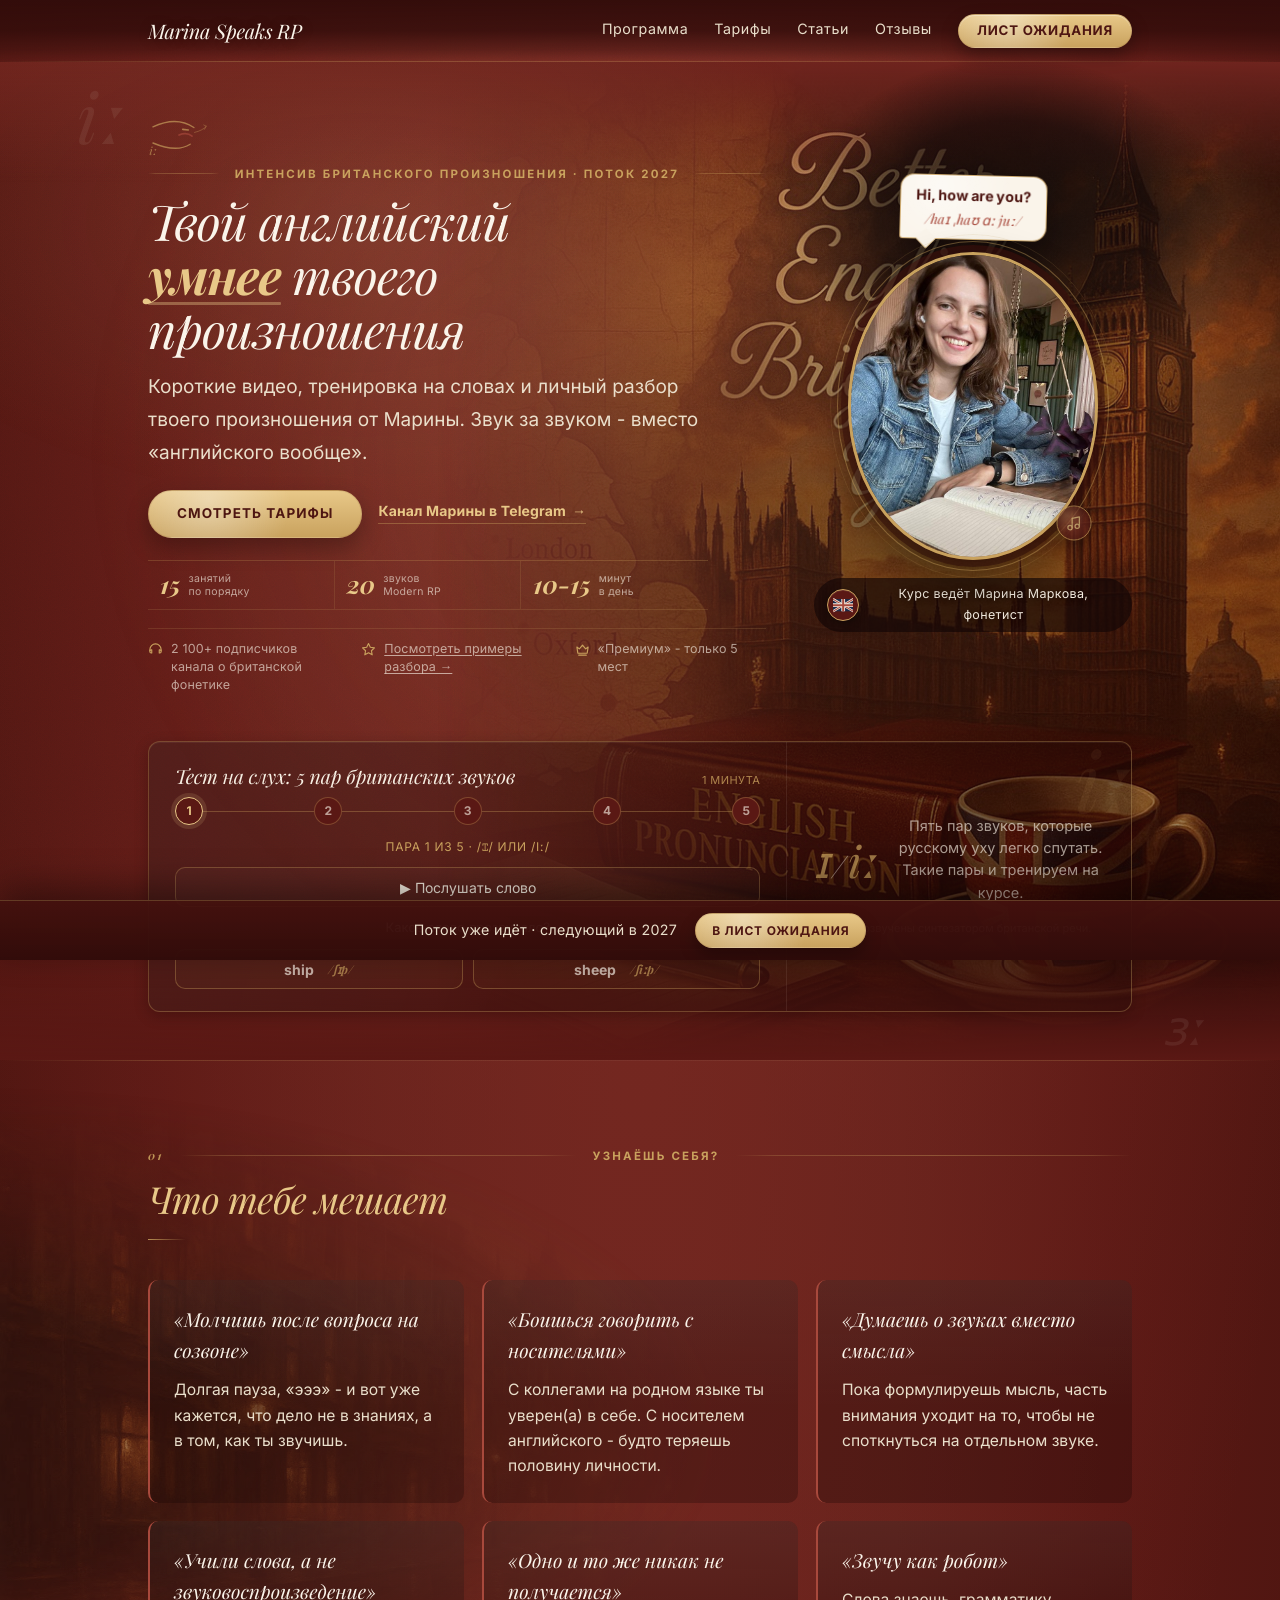
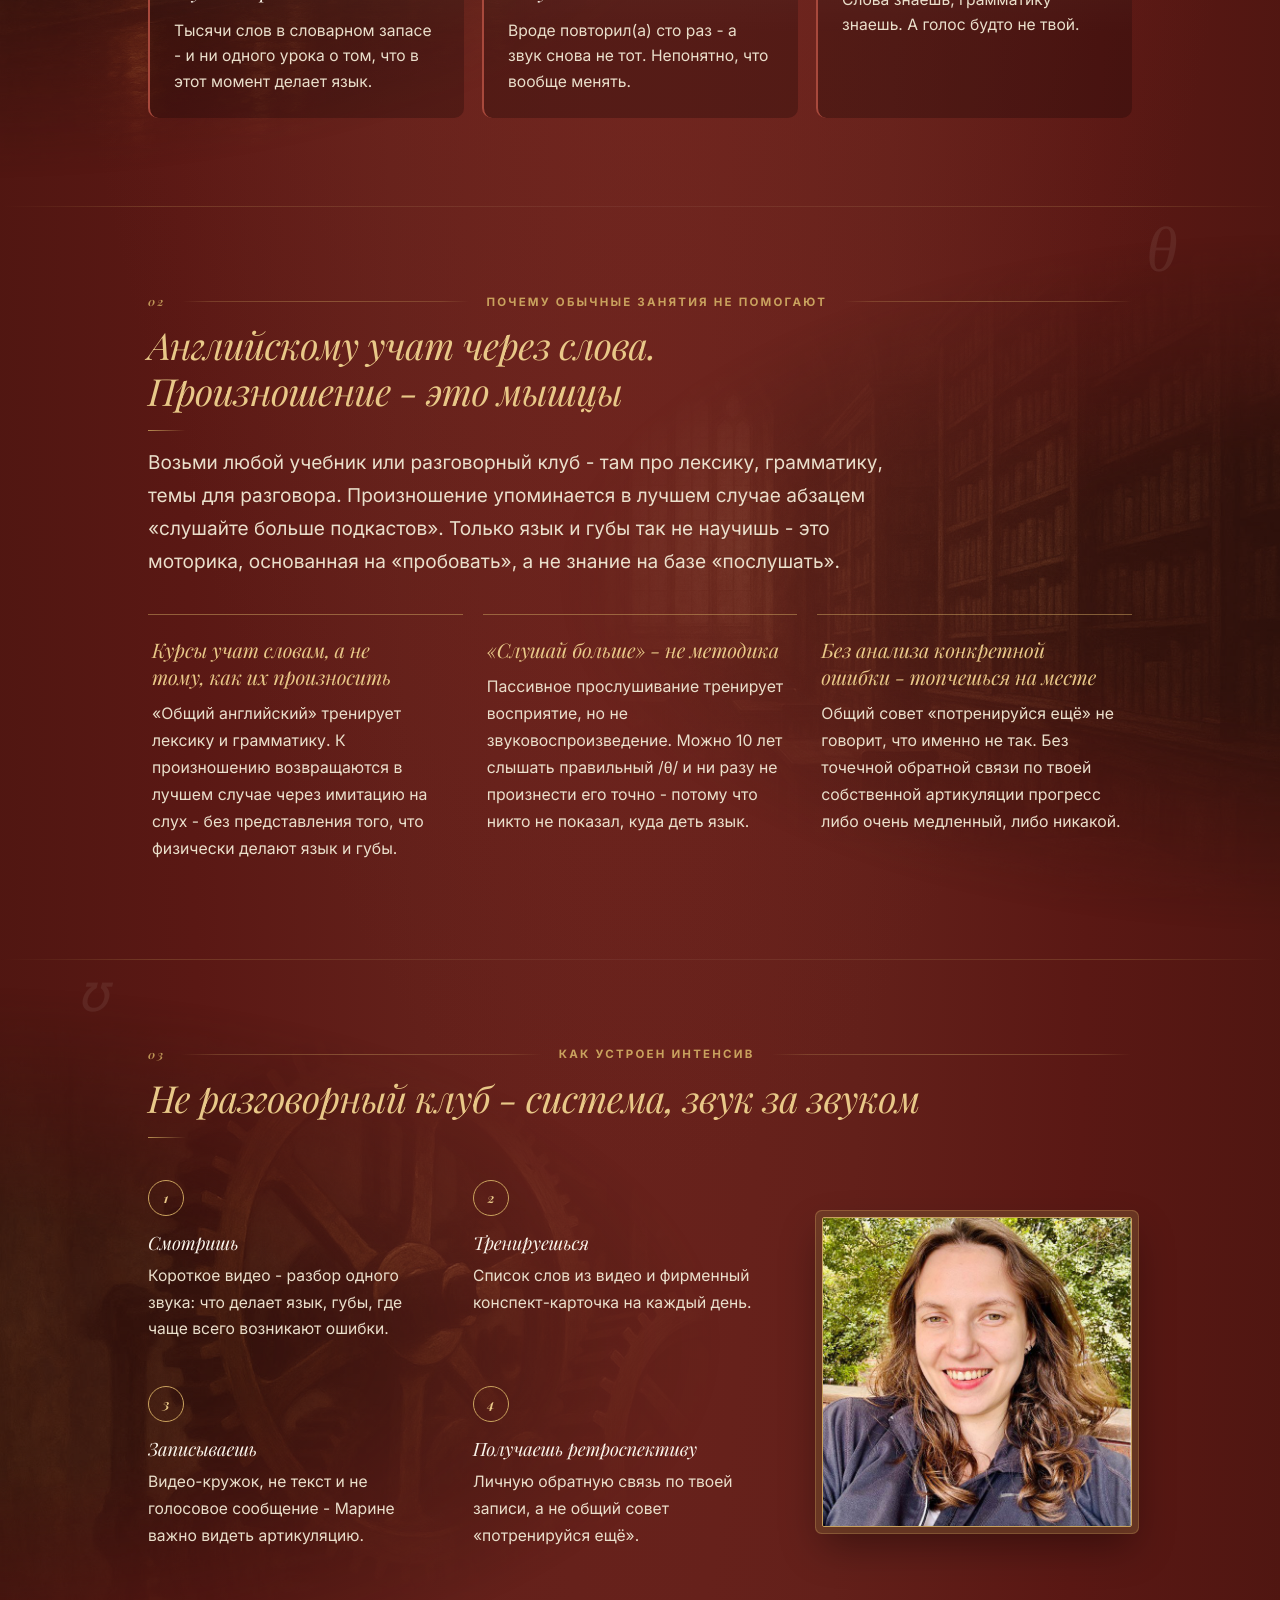
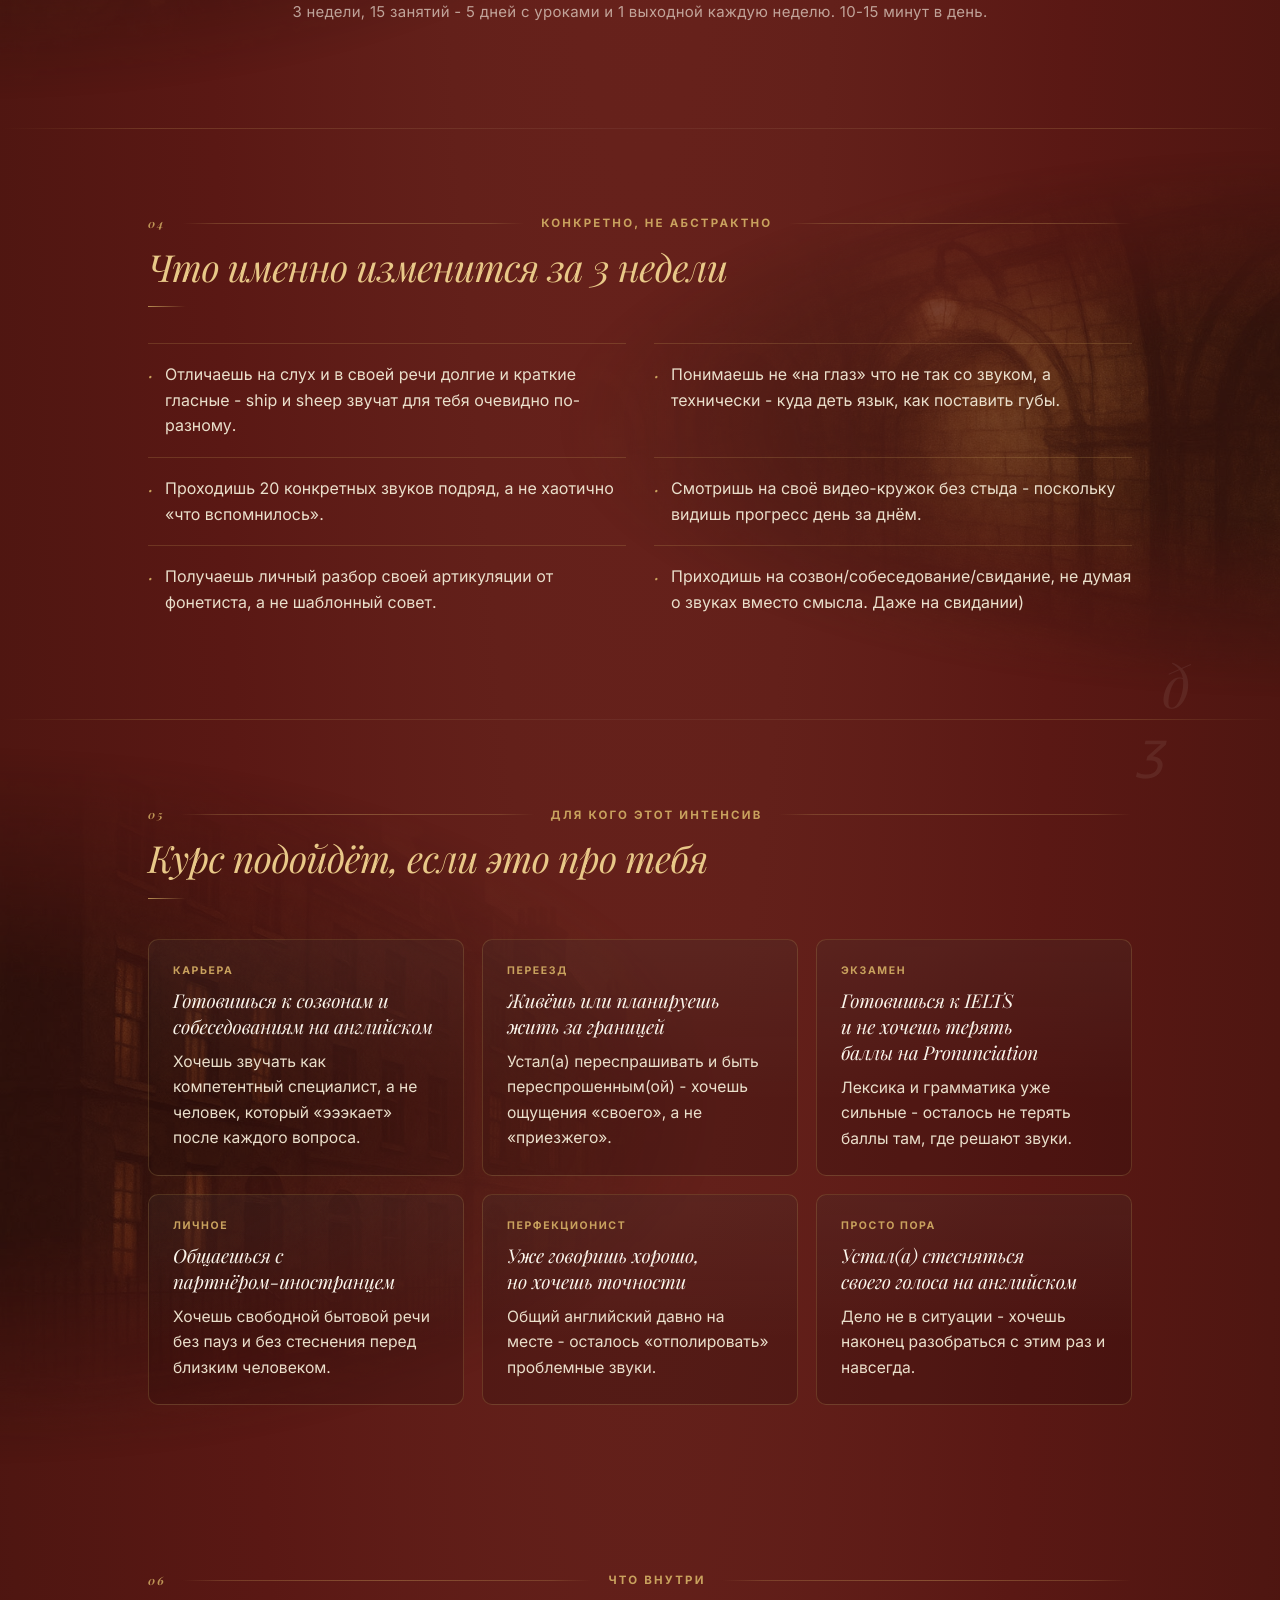
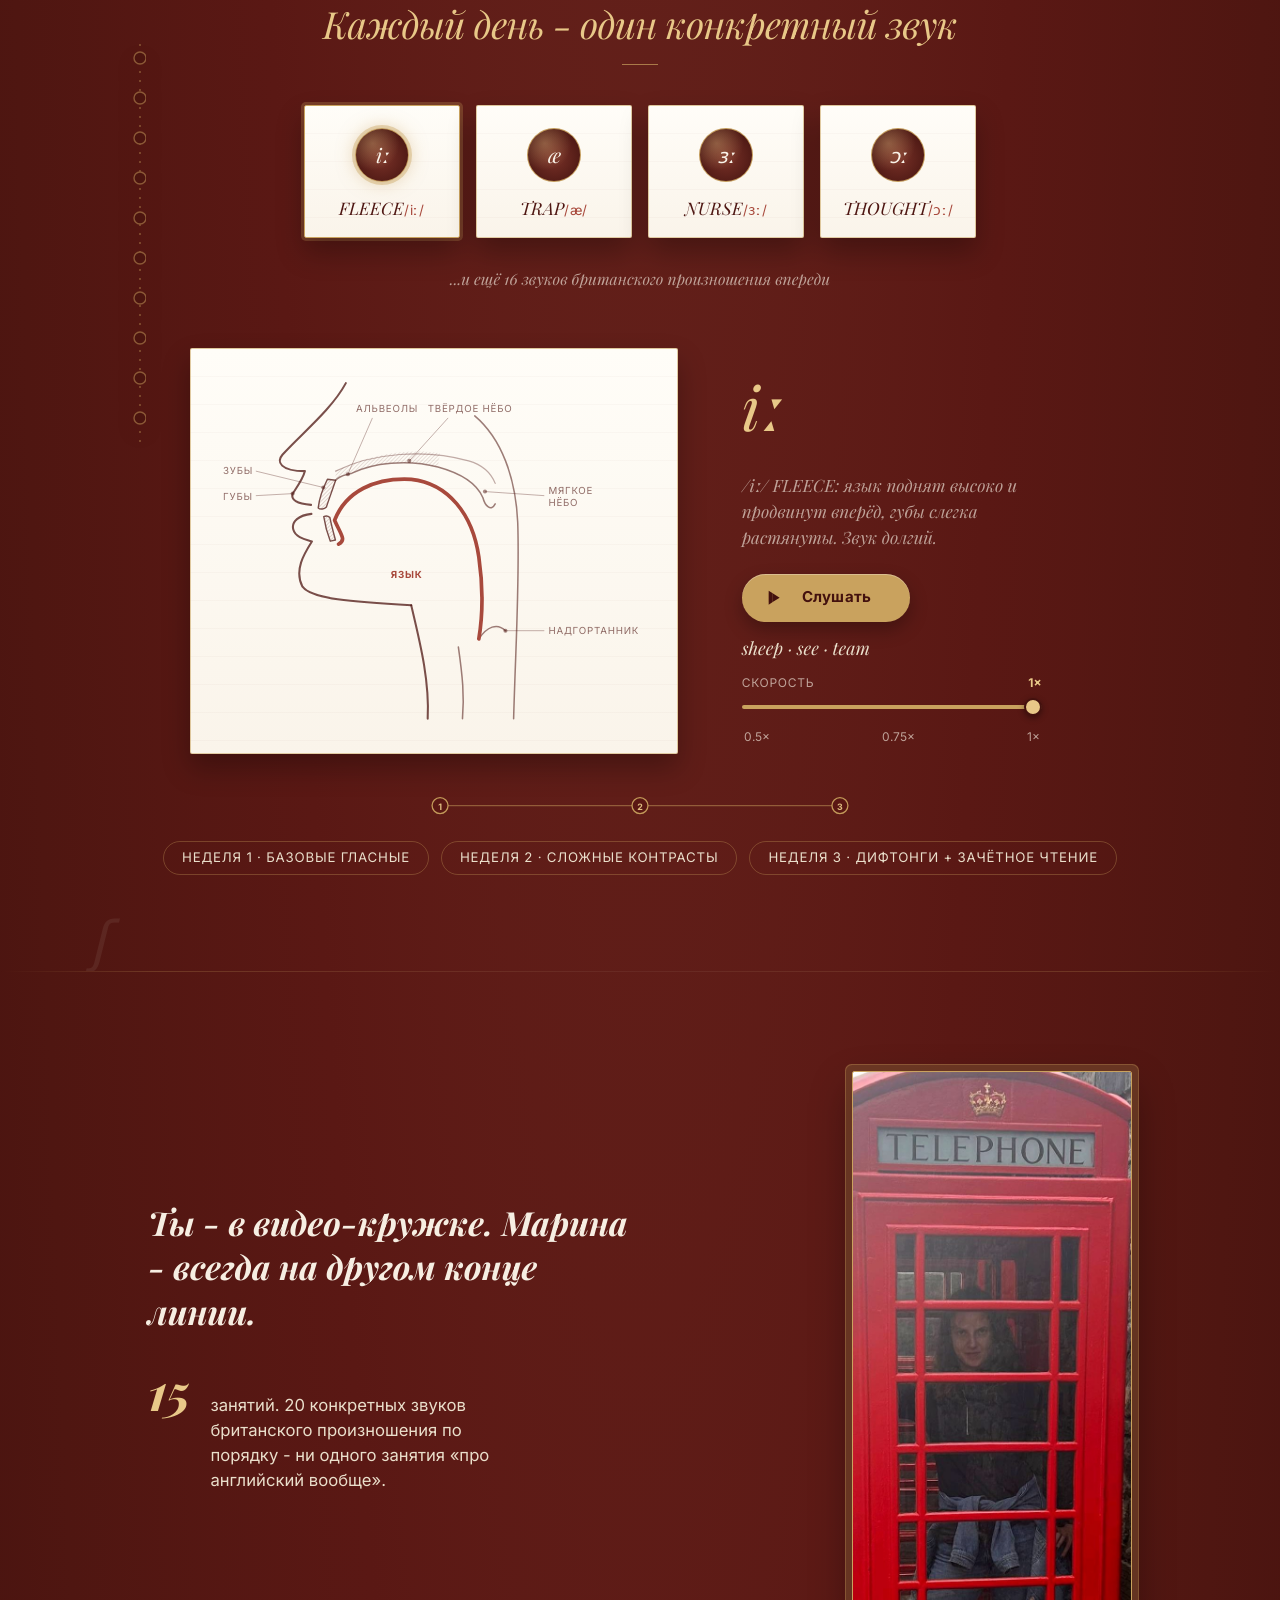
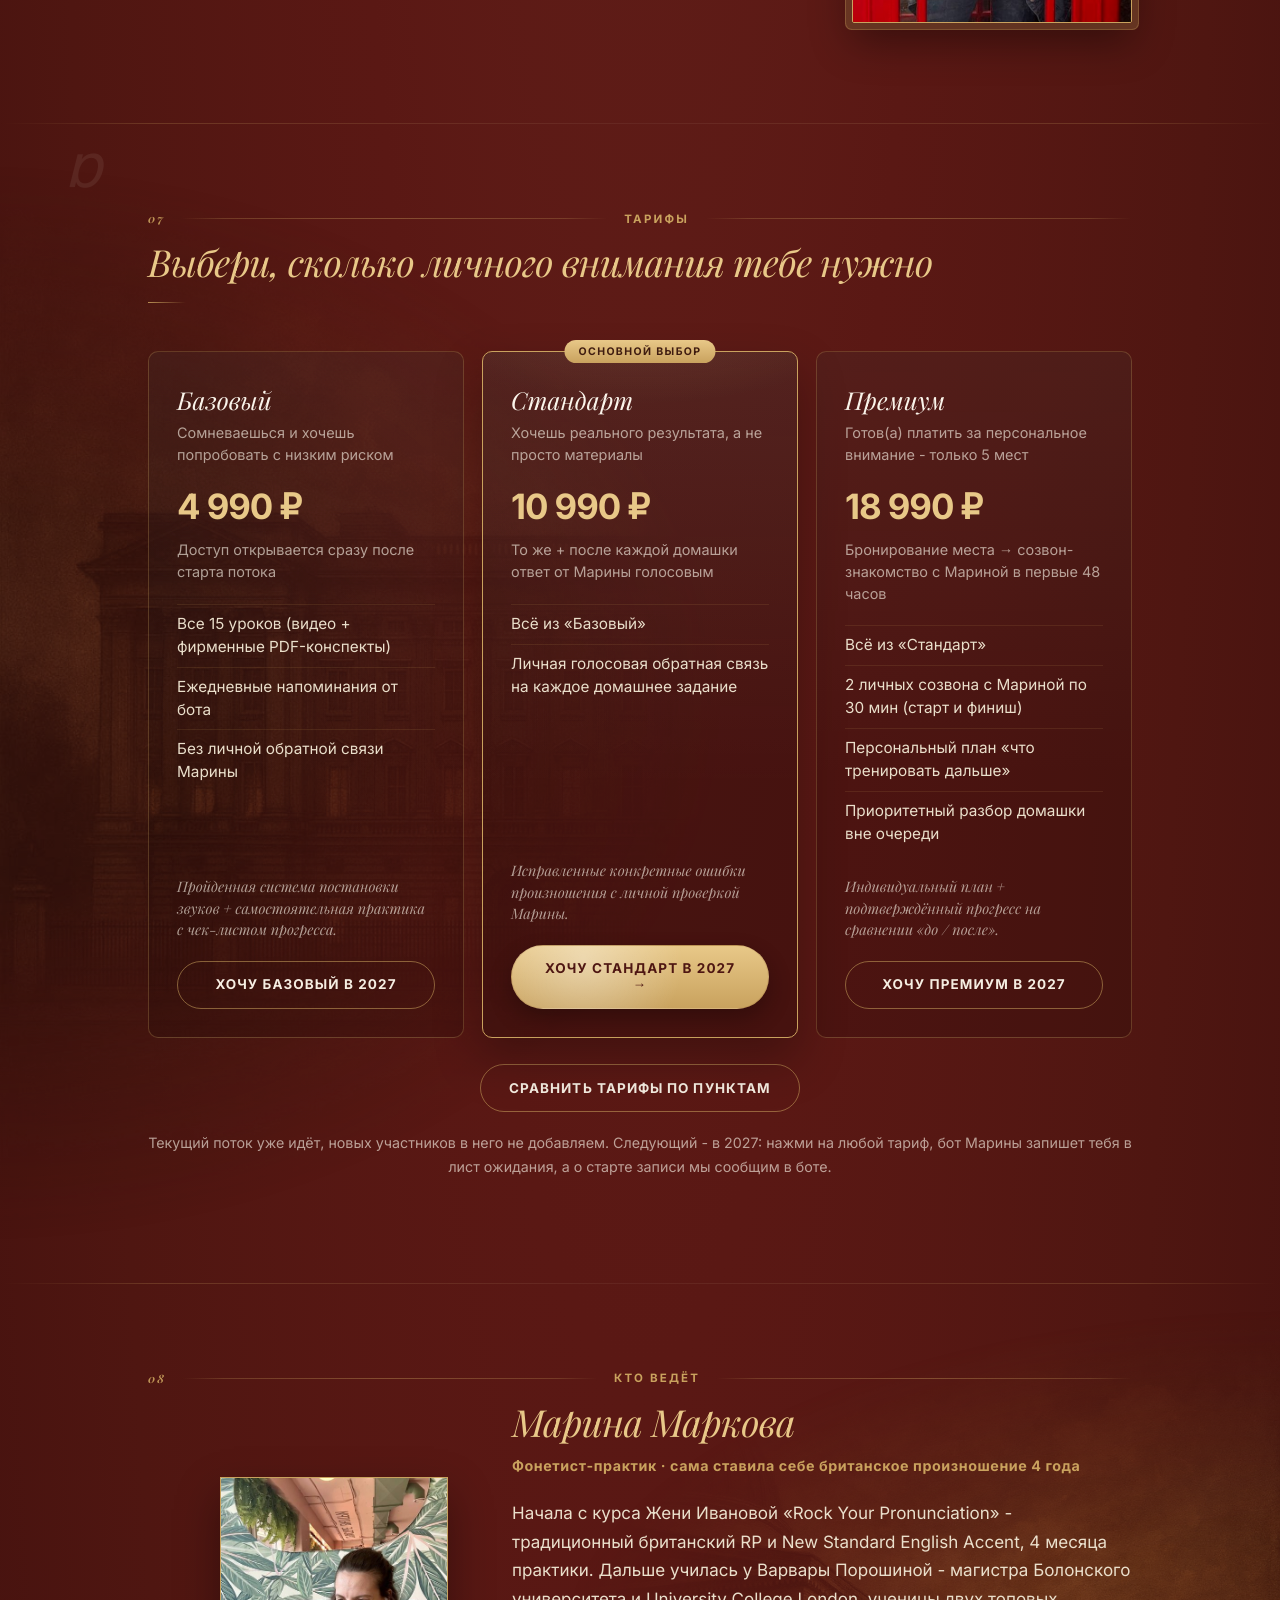
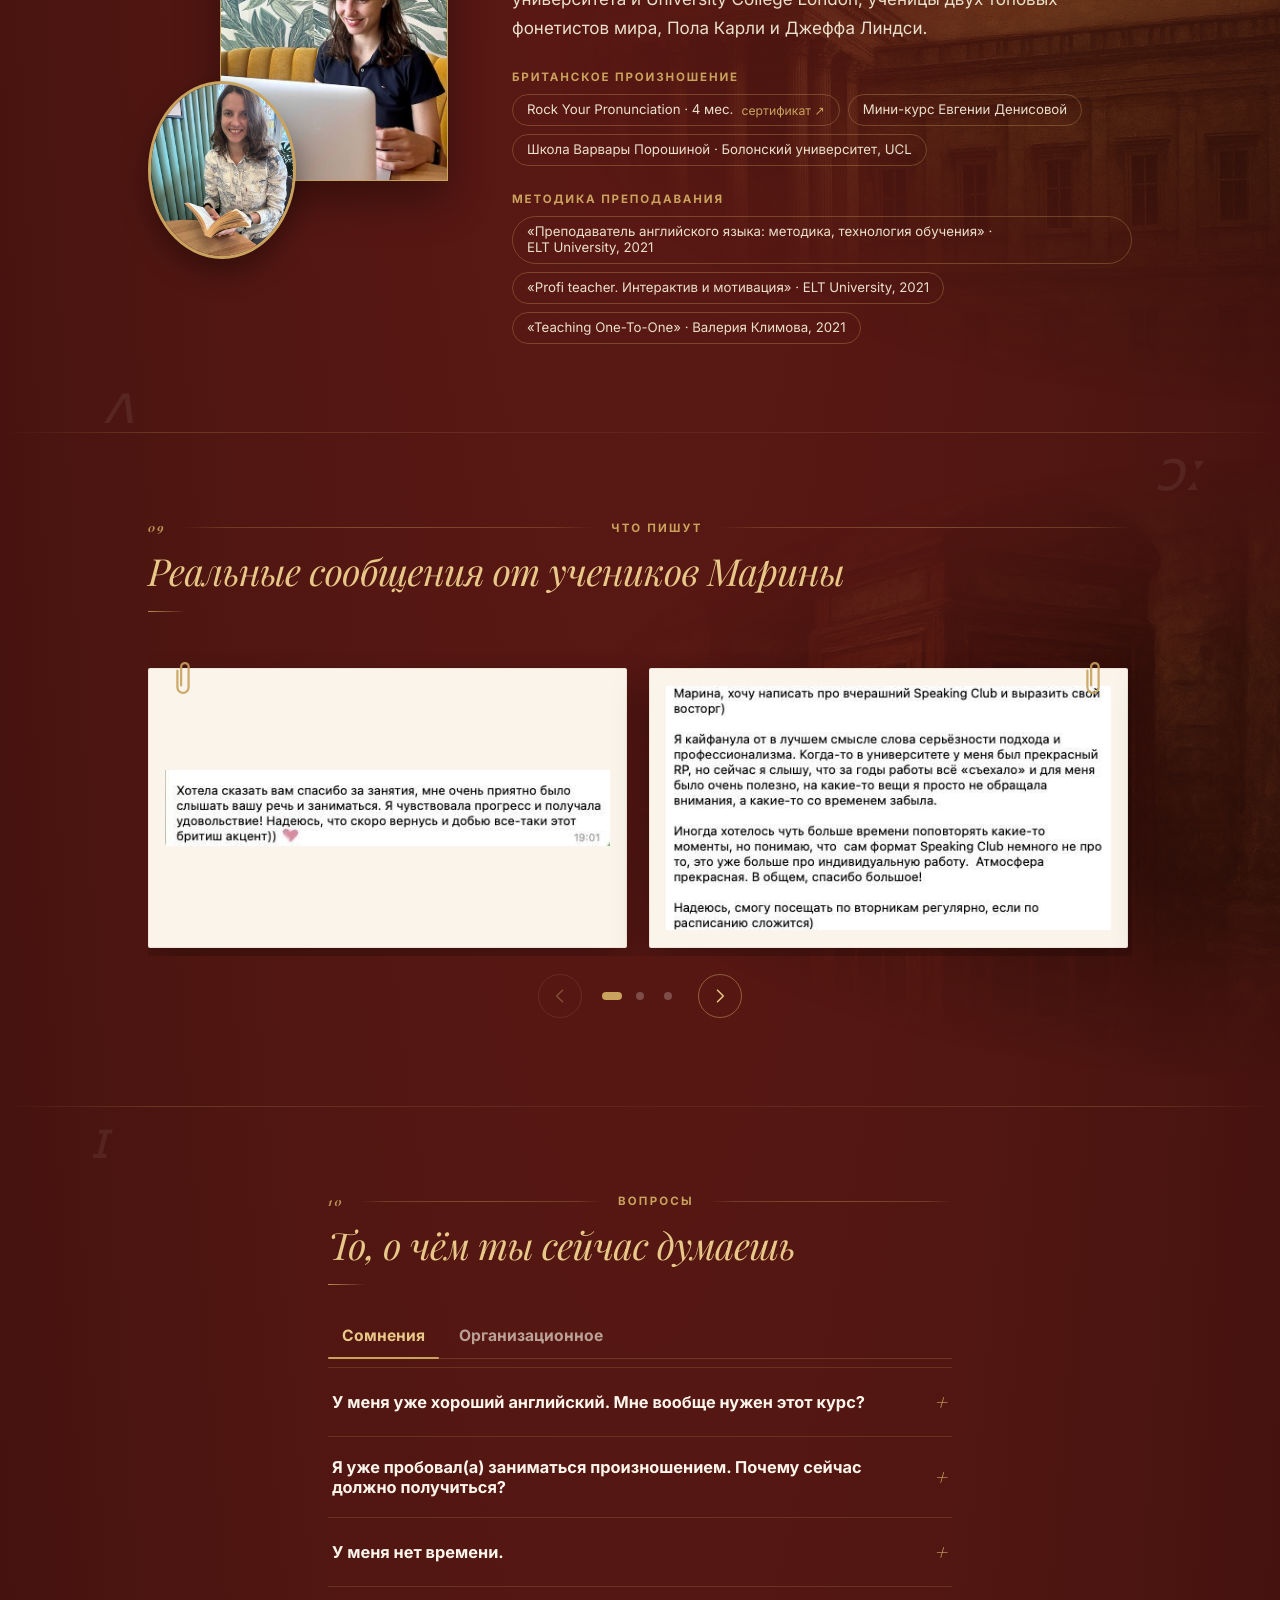
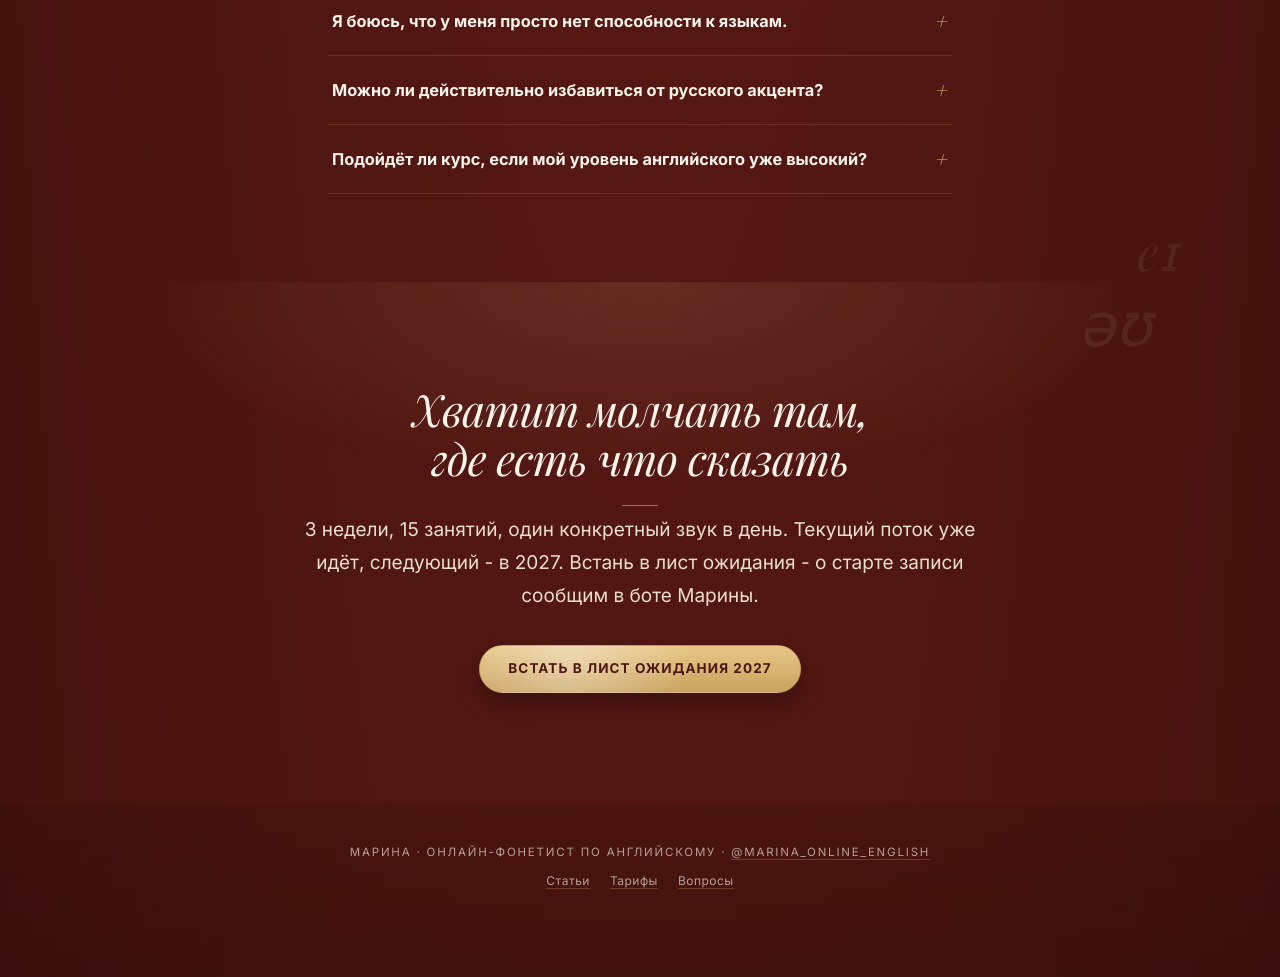
<file: index.html>
<!doctype html>
<html lang="ru">
<head>
<meta charset="utf-8">
<meta name="viewport" content="width=device-width, initial-scale=1">
<title>Интенсив британского произношения - Marina Speaks RP</title>
<meta name="description" content="15 занятий, один звук в день. Марина - фонетист - лично разбирает твою артикуляцию по видео-кружку. Не 'английский вообще', а конкретная система постановки британского произношения. Следующий поток - в 2027.">
<link rel="canonical" href="https://marinaspeaksrp.org/">
<meta property="og:type" content="website">
<meta property="og:title" content="Интенсив британского произношения - Marina Speaks RP">
<meta property="og:description" content="15 занятий, один звук в день. Личный разбор артикуляции от Марины, фонетиста. Следующий поток - в 2027.">
<meta property="og:image" content="https://marinaspeaksrp.org/assets/img/og-cover.jpg">
<meta property="og:url" content="https://marinaspeaksrp.org/">
<meta name="twitter:card" content="summary_large_image">
<link rel="icon" type="image/png" href="/assets/img/favicon-32.png" sizes="32x32">
<link rel="apple-touch-icon" href="/assets/img/apple-touch-icon.png">
<link rel="icon" type="image/png" sizes="512x512" href="/assets/img/favicon-512.png">
<link rel="stylesheet" href="/assets/style.css?v=20261020b">
</head>
<body>
<div class="bg-wrap">
<div class="ambient-light" aria-hidden="true"></div>

<nav class="sitenav">
  <div class="wrap">
    <a class="brand" href="/">Marina Speaks RP</a>
    <div class="nav-right">
      <button type="button" class="nav-toggle" id="navToggle" aria-expanded="false" aria-controls="navLinks" aria-label="Меню разделов"><span></span><span></span><span></span></button>
      <div class="links" id="navLinks">
        <a href="#program">Программа</a>
        <a href="#tariffs">Тарифы</a>
        <a href="/articles/">Статьи</a>
        <a href="#testimonials">Отзывы</a>
      </div>
      <a class="cta" href="https://t.me/Marinatoken_bot?start=waitlist" target="_blank" rel="noopener">Лист ожидания</a>
    </div>
  </div>
</nav>

<section class="hero">
  <div class="hero-scene" aria-hidden="true" style="background-image:url('/assets/img/hero-bg.jpg');"></div>
  <div class="hero-scene-fade-top" aria-hidden="true"></div>
  <div class="hero-scene-fade-bottom" aria-hidden="true"></div>
  <div class="watermark" style="top:18px; left:6%; font-size:70px; --dur:10s; --delay:-2s;">iː</div>
  <div class="watermark watermark-bottom" style="bottom:10px; right:6%; font-size:48px; --dur:12s; --delay:-6s;">ɜː</div>

  <div class="wrap hero-grid">
    <div class="hero-copy">
      <svg class="articulation-diagram" viewBox="0 0 100 74" fill="none" xmlns="http://www.w3.org/2000/svg" aria-hidden="true">
        <path d="M8 24Q46 6 74 25" stroke="var(--gold)" stroke-width="2.2" stroke-linecap="round"/>
        <path d="M8 50Q46 66 68 52" stroke="var(--gold)" stroke-width="2.2" stroke-linecap="round"/>
        <path d="M56 28l9 1" stroke="var(--gold)" stroke-width="2.6" stroke-linecap="round"/>
        <path d="M50 37Q63 32 71 39" stroke="var(--accent-warm)" stroke-width="2.8" stroke-linecap="round"/>
        <path d="M75 33Q88 30 94 23" stroke="var(--gold)" stroke-width="1.3" stroke-linecap="round" opacity=".65"/>
        <path d="M90 21l4 2-3 5" stroke="var(--gold)" stroke-width="1.3" stroke-linecap="round" opacity=".65"/>
        <text x="2" y="70" font-family="Playfair Display, Georgia, serif" font-style="italic" font-size="18" fill="var(--gold)">iː</text>
      </svg>

      <div class="eyebrow">
        <div class="line"></div>
        <span>Интенсив британского произношения · поток 2027</span>
        <div class="line"></div>
      </div>

      <h1>Твой английский <em>умнее</em> твоего произношения</h1>

      <p class="lead">Короткие видео, тренировка на словах и личный разбор твоего произношения от Марины. Звук за звуком - вместо «английского вообще».</p>

      <div class="cta-row">
        <a class="btn btn-primary" href="#tariffs">Смотреть тарифы</a>
        <a class="text-cta" href="https://t.me/marina_online_english" target="_blank" rel="noopener">Канал Марины в Telegram <span class="arrow">→</span></a>
      </div>

      <div class="hero-proof-row" aria-label="Что будет на интенсиве">
        <div class="hero-proof">
          <strong>15</strong>
          <span>занятий<br>по порядку</span>
        </div>
        <div class="hero-proof">
          <strong>20</strong>
          <span>звуков<br>Modern RP</span>
        </div>
        <div class="hero-proof">
          <strong>10-15</strong>
          <span>минут<br>в день</span>
        </div>
      </div>

      <ul class="trust-row">
        <li><svg class="trust-icon" viewBox="0 0 24 24" fill="none" stroke="currentColor" stroke-width="1.8" stroke-linecap="round" stroke-linejoin="round" aria-hidden="true"><path d="M3 14v-2a9 9 0 0 1 18 0v2"/><path d="M21 15.5a2 2 0 0 1-2 2h-1v-5h1a2 2 0 0 1 2 2z"/><path d="M3 15.5a2 2 0 0 0 2 2h1v-5H5a2 2 0 0 0-2 2z"/></svg>2 100+ подписчиков канала о британской фонетике</li>
        <li><a href="#testimonials" style="display:flex;align-items:flex-start;gap:8px;color:inherit;text-decoration:none;"><svg class="trust-icon" viewBox="0 0 24 24" fill="none" stroke="currentColor" stroke-width="1.8" stroke-linecap="round" stroke-linejoin="round" aria-hidden="true"><path d="M12 2.5l2.9 6 6.6.9-4.8 4.6 1.2 6.5L12 17.3l-5.9 3.2 1.2-6.5-4.8-4.6 6.6-.9z"/></svg><span style="text-decoration:underline;text-underline-offset:2px;">Посмотреть примеры разбора →</span></a></li>
        <li><svg class="trust-icon" viewBox="0 0 24 24" fill="none" stroke="currentColor" stroke-width="1.8" stroke-linecap="round" stroke-linejoin="round" aria-hidden="true"><path d="M3 8l4 3 5-6 5 6 4-3-1.5 10h-15z"/><path d="M6 21h12"/></svg>«Премиум» - только 5 мест</li>
      </ul>
    </div>

    <div class="hero-visual">
      <button type="button" class="speech-bubble" id="beatRecord" aria-pressed="false" aria-label="Пасхалка: it's LeviOsa, not levioSA - реплика Гермионы из Гарри Поттера про ударение">
        <span class="sb-text">Hi, how are you?</span>
        <span class="sb-ipa">/haɪ ˌhaʊ ɑː juː/</span>
      </button>

      <button type="button" class="hero-portrait" id="anthemRecord" aria-pressed="false" aria-label="Пасхалка: проиграть God Save the King, полный куплет, 48 секунд">
        <img src="/assets/img/marina-portrait.jpg" alt="Марина">
        <span class="hero-portrait__note" aria-hidden="true">
          <svg viewBox="0 0 24 24" fill="none" xmlns="http://www.w3.org/2000/svg"><path d="M9 18V5l10-2v13" stroke="currentColor" stroke-width="1.7" stroke-linecap="round" stroke-linejoin="round"/><circle cx="6" cy="18" r="3" stroke="currentColor" stroke-width="1.7"/><circle cx="16" cy="16" r="3" stroke="currentColor" stroke-width="1.7"/></svg>
        </span>
      </button>

      <p class="hero-portrait-caption">
        <button type="button" class="deco-flag-badge" id="queenRecord" aria-pressed="false" aria-label="Пасхалка: проиграть отрывок коронационной речи Елизаветы II, 1953 год, 15 секунд">
          <svg viewBox="0 0 60 36" xmlns="http://www.w3.org/2000/svg">
            <rect width="60" height="36" fill="#1c2b4a"/>
            <path d="M0 0 L60 36 M60 0 L0 36" stroke="#f5ece0" stroke-width="7"/>
            <path d="M0 0 L60 36 M60 0 L0 36" stroke="#a8493c" stroke-width="3"/>
            <path d="M30 0 V36 M0 18 H60" stroke="#f5ece0" stroke-width="11"/>
            <path d="M30 0 V36 M0 18 H60" stroke="#a8493c" stroke-width="6"/>
          </svg>
        </button>
        Курс ведёт Марина Маркова, фонетист
      </p>

      <audio id="queenAudio" src="/assets/audio/queen-speech-clip.mp3" preload="none"></audio>
      <audio id="beatAudio" src="/assets/audio/leviosa-clip.mp3" preload="none"></audio>
      <audio id="anthemAudio" src="/assets/audio/anthem-clip.mp3" preload="none"></audio>
    </div>
  </div>

  <div class="wrap">
    <div class="minpair-card" id="soundCard">
      <div class="minpair-col minpair-question">
        <div class="minpair-card-head">
          <h3>Тест на слух: 5 пар британских звуков</h3>
          <span class="minpair-card-tag">1 минута</span>
        </div>

        <ol class="mp-steps" id="mpSteps" aria-label="Прогресс теста">
          <li class="mp-step" aria-current="step"><span class="mp-dot">1</span></li>
          <li class="mp-step"><span class="mp-dot">2</span></li>
          <li class="mp-step"><span class="mp-dot">3</span></li>
          <li class="mp-step"><span class="mp-dot">4</span></li>
          <li class="mp-step"><span class="mp-dot">5</span></li>
        </ol>

        <p class="mp-pair" id="mpPair">Пара 1 из 5 · /ɪ/ или /iː/</p>

        <button type="button" class="sc-btn sc-play" id="scPlay">▶ Послушать слово</button>

        <div class="sc-question">
          <p>Какое слово прозвучало?</p>
          <div class="sc-answers">
            <button type="button" class="sc-btn sc-answer" data-slot="0" disabled aria-pressed="false">ship <span class="ipa">/ʃɪp/</span></button>
            <button type="button" class="sc-btn sc-answer" data-slot="1" disabled aria-pressed="false">sheep <span class="ipa">/ʃiːp/</span></button>
          </div>
        </div>
      </div>

      <div class="minpair-col minpair-result">
        <div class="sc-teaser" id="scTeaser">
          <span class="sc-teaser-ipa" id="scTeaserIpa" aria-hidden="true">ɪ<i>/</i>iː</span>
          <p>Пять пар звуков, которые русскому уху легко спутать. Такие пары и тренируем на курсе.</p>
        </div>

        <div class="sc-feedback" id="scFeedback" aria-live="polite" hidden>
          <p class="sc-feedback-text" id="scFeedbackText"></p>
          <p class="sc-explain" id="scExplain"></p>
          <div class="sc-compare">
            <button type="button" class="sc-btn sc-mini" data-slot="0">▶ ship /ʃɪp/</button>
            <button type="button" class="sc-btn sc-mini" data-slot="1">▶ sheep /ʃiːp/</button>
          </div>
          <button type="button" class="sc-btn sc-next" id="scNext">Следующая пара →</button>
        </div>

        <div class="sc-final" id="scFinal" aria-live="polite" hidden>
          <p class="sc-score"><strong id="scScore">0</strong> из 5</p>
          <p class="sc-verdict" id="scVerdict"></p>
          <div class="sc-final-actions">
            <a class="btn btn-primary btn-small" data-place="quiz" href="https://t.me/Marinatoken_bot?start=waitlist" target="_blank" rel="noopener">Узнать о потоке 2027</a>
            <button type="button" class="sc-btn sc-mini" id="scRestart">↻ Пройти ещё раз</button>
          </div>
        </div>
        <p class="sc-voice-note">Слова озвучены синтезатором британской речи.</p>
      </div>
    </div>
  </div>
</section>

<section class="pains" id="problem">
  <div class="section-scene section-scene--left" aria-hidden="true" style="background-image:url('/assets/img/pains-street.jpg');"></div>
  <div class="wrap">
    <div class="eyebrow"><span class="eyebrow-num">01</span><div class="line"></div><span>Узнаёшь себя?</span><div class="line"></div></div>
    <h2>Что тебе мешает</h2>
    <div class="pain-grid">
      <div class="pain-card"><p class="quote">«Молчишь после вопроса на созвоне»</p><p>Долгая пауза, «эээ» - и вот уже кажется, что дело не в знаниях, а в том, как ты звучишь.</p></div>
      <div class="pain-card"><p class="quote">«Боишься говорить с носителями»</p><p>С коллегами на родном языке ты уверен(а) в себе. С носителем английского - будто теряешь половину личности.</p></div>
      <div class="pain-card"><p class="quote">«Думаешь о звуках вместо смысла»</p><p>Пока формулируешь мысль, часть внимания уходит на то, чтобы не споткнуться на отдельном звуке.</p></div>
      <div class="pain-card"><p class="quote">«Учили слова, а не звуковоспроизведение»</p><p>Тысячи слов в словарном запасе - и ни одного урока о том, что в этот момент делает язык.</p></div>
      <div class="pain-card"><p class="quote">«Одно и то же никак не получается»</p><p>Вроде повторил(а) сто раз - а звук снова не тот. Непонятно, что вообще менять.</p></div>
      <div class="pain-card"><p class="quote">«Звучу как робот»</p><p>Слова знаешь, грамматику знаешь. А голос будто не твой.</p></div>
    </div>
  </div>
</section>

<section class="content-section" id="why-not-working">
  <div class="section-scene section-scene--right" aria-hidden="true" style="background-image:url('/assets/img/library-oxford.jpg');"></div>
  <div class="watermark" style="top:8px; right:8%; font-size:64px; --dur:11s; --delay:-5s;">θ</div>
  <div class="wrap">
    <div class="eyebrow"><span class="eyebrow-num">02</span><div class="line"></div><span>Почему обычные занятия не помогают</span><div class="line"></div></div>
    <h2>Английскому учат через слова. Произношение - это мышцы</h2>
    <p class="lead">Возьми любой учебник или разговорный клуб - там про лексику, грамматику, темы для разговора. Произношение упоминается в лучшем случае абзацем «слушайте больше подкастов». Только язык и губы так не научишь - это моторика, основанная на «пробовать», а не знание на базе «послушать».</p>
    <div class="two-col">
      <div class="info-card">
        <h3>Курсы учат словам, а не тому, как их произносить</h3>
        <p>«Общий английский» тренирует лексику и грамматику. К произношению возвращаются в лучшем случае через имитацию на слух - без представления того, что физически делают язык и губы.</p>
      </div>
      <div class="info-card">
        <h3>«Слушай больше» - не методика</h3>
        <p>Пассивное прослушивание тренирует восприятие, но не звуковоспроизведение. Можно 10 лет слышать правильный /θ/ и ни разу не произнести его точно - потому что никто не показал, куда деть язык.</p>
      </div>
      <div class="info-card">
        <h3>Без анализа конкретной ошибки - топчешься на месте</h3>
        <p>Общий совет «потренируйся ещё» не говорит, что именно не так. Без точечной обратной связи по твоей собственной артикуляции прогресс либо очень медленный, либо никакой.</p>
      </div>
    </div>
  </div>
</section>

<section class="mech" id="solution">
  <div class="section-scene section-scene--left" aria-hidden="true" style="background-image:url('/assets/img/bigben-gears.jpg');"></div>
  <div class="watermark" style="top:6px; left:6%; font-size:52px; --dur:11s; --delay:-2s;">ʊ</div>
  <div class="wrap">
    <div class="eyebrow"><span class="eyebrow-num">03</span><div class="line"></div><span>Как устроен интенсив</span><div class="line"></div></div>
    <h2>Не разговорный клуб - система, звук за звуком</h2>
    <div class="mech-body">
      <div class="steps steps-col">
        <div class="step"><div class="num">1</div><h3>Смотришь</h3><p>Короткое видео - разбор одного звука: что делает язык, губы, где чаще всего возникают ошибки.</p></div>
        <div class="step"><div class="num">2</div><h3>Тренируешься</h3><p>Список слов из видео и фирменный конспект-карточка на каждый день.</p></div>
        <div class="step"><div class="num">3</div><h3>Записываешь</h3><p>Видео-кружок, не текст и не голосовое сообщение - Марине важно видеть артикуляцию.</p></div>
        <div class="step"><div class="num">4</div><h3>Получаешь ретроспективу</h3><p>Личную обратную связь по твоей записи, а не общий совет «потренируйся ещё».</p></div>
      </div>
      <figure class="mech-photo">
        <img src="/assets/img/marina-working-1.jpg" alt="Марина разбирает домашку ученика">
      </figure>
    </div>
    <p class="mech-note">3 недели, 15 занятий - 5 дней с уроками и 1 выходной каждую неделю. 10-15 минут в день.</p>
  </div>
</section>

<section class="content-section" id="results">
  <div class="section-scene section-scene--right" aria-hidden="true" style="background-image:url('/assets/img/tube-platform.jpg');"></div>
  <div class="watermark" style="bottom:6px; right:7%; font-size:58px; --dur:9s; --delay:-4s;">ð</div>
  <div class="wrap">
    <div class="eyebrow"><span class="eyebrow-num">04</span><div class="line"></div><span>Конкретно, не абстрактно</span><div class="line"></div></div>
    <h2>Что именно изменится за 3 недели</h2>
    <ul class="result-list">
      <li><span class="mark">·</span>Отличаешь на слух и в своей речи долгие и краткие гласные - ship и sheep звучат для тебя очевидно по-разному.</li>
      <li><span class="mark">·</span>Понимаешь не «на глаз» что не так со звуком, а технически - куда деть язык, как поставить губы.</li>
      <li><span class="mark">·</span>Проходишь 20 конкретных звуков подряд, а не хаотично «что вспомнилось».</li>
      <li><span class="mark">·</span>Смотришь на своё видео-кружок без стыда - поскольку видишь прогресс день за днём.</li>
      <li><span class="mark">·</span>Получаешь личный разбор своей артикуляции от фонетиста, а не шаблонный совет.</li>
      <li><span class="mark">·</span>Приходишь на созвон/собеседование/свидание, не думая о звуках вместо смысла. Даже на свидании)</li>
    </ul>
  </div>
</section>

<section class="content-section" id="for-whom">
  <div class="section-scene section-scene--left" aria-hidden="true" style="background-image:url('/assets/img/london-corner.jpg');"></div>
  <div class="watermark" style="top:4px; right:9%; font-size:50px; --dur:13s; --delay:-6s;">ʒ</div>
  <div class="wrap">
    <div class="eyebrow"><span class="eyebrow-num">05</span><div class="line"></div><span>Для кого этот интенсив</span><div class="line"></div></div>
    <h2>Курс подойдёт, если это про тебя</h2>
    <div class="persona-grid">
      <div class="persona-card"><div class="tag">Карьера</div><h3>Готовишься к созвонам и собеседованиям на английском</h3><p>Хочешь звучать как компетентный специалист, а не человек, который «эээкает» после каждого вопроса.</p></div>
      <div class="persona-card"><div class="tag">Переезд</div><h3>Живёшь или планируешь жить за границей</h3><p>Устал(а) переспрашивать и быть переспрошенным(ой) - хочешь ощущения «своего», а не «приезжего».</p></div>
      <div class="persona-card"><div class="tag">Экзамен</div><h3>Готовишься к IELTS и не хочешь терять баллы на Pronunciation</h3><p>Лексика и грамматика уже сильные - осталось не терять баллы там, где решают звуки.</p></div>
      <div class="persona-card"><div class="tag">Личное</div><h3>Общаешься с партнёром-иностранцем</h3><p>Хочешь свободной бытовой речи без пауз и без стеснения перед близким человеком.</p></div>
      <div class="persona-card"><div class="tag">Перфекционист</div><h3>Уже говоришь хорошо, но хочешь точности</h3><p>Общий английский давно на месте - осталось «отполировать» проблемные звуки.</p></div>
      <div class="persona-card"><div class="tag">Просто пора</div><h3>Устал(а) стесняться своего голоса на английском</h3><p>Дело не в ситуации - хочешь наконец разобраться с этим раз и навсегда.</p></div>
    </div>
  </div>
</section>

<section class="curriculum" id="program">
  <div class="watermark" style="bottom:4px; left:7%; font-size:56px; --dur:8s; --delay:-1s;">ʃ</div>
  <svg class="deco-notebook" aria-hidden="true" viewBox="0 0 26 400" preserveAspectRatio="none">
    <line x1="20" y1="0" x2="20" y2="400" stroke="var(--gold)" stroke-width="1.4" stroke-dasharray="2 7"/>
    <g fill="var(--bg-bottom)" stroke="var(--gold)" stroke-width="1.4">
      <circle cx="20" cy="14" r="6"/><circle cx="20" cy="54" r="6"/><circle cx="20" cy="94" r="6"/>
      <circle cx="20" cy="134" r="6"/><circle cx="20" cy="174" r="6"/><circle cx="20" cy="214" r="6"/>
      <circle cx="20" cy="254" r="6"/><circle cx="20" cy="294" r="6"/><circle cx="20" cy="334" r="6"/>
      <circle cx="20" cy="374" r="6"/>
    </g>
  </svg>
  <div class="wrap">
    <div class="eyebrow center"><span class="eyebrow-num">06</span><div class="line"></div><span>Что внутри</span><div class="line"></div></div>
    <h2>Каждый день - один конкретный звук</h2>
    <div class="sound-row" role="group" aria-label="Звуки интенсива - выбери звук, чтобы увидеть артикуляцию">
      <button type="button" class="sound-card" data-sound="i" aria-pressed="true"><span class="medallion">iː</span><span class="name">FLEECE</span><span class="ipa">/iː/</span></button>
      <button type="button" class="sound-card" data-sound="ae" aria-pressed="false"><span class="medallion">æ</span><span class="name">TRAP</span><span class="ipa">/æ/</span></button>
      <button type="button" class="sound-card" data-sound="er" aria-pressed="false"><span class="medallion">ɜː</span><span class="name">NURSE</span><span class="ipa">/ɜː/</span></button>
      <button type="button" class="sound-card" data-sound="or" aria-pressed="false"><span class="medallion">ɔː</span><span class="name">THOUGHT</span><span class="ipa">/ɔː/</span></button>
    </div>
    <p class="curriculum-more">...и ещё 16 звуков британского произношения впереди</p>

    <div class="atlas">
      <figure class="atlas-figure">
        <svg class="articulation" id="atlasSvg" viewBox="0 0 420 340" role="img" aria-labelledby="atlasCaption">
          <defs>
            <pattern id="hBone" width="2.6" height="2.6" patternUnits="userSpaceOnUse" patternTransform="rotate(45)"><rect width="2.6" height="2.6" class="hatch-ground"/><path d="M0 0V2.6" class="hatch-line"/></pattern>
          </defs>
          <path class="a-bone" d="M114 101 C118 96 124 96 130 94 C150 84 184 80 214 88 L216 74.5 C188 70 150 74 114 92 Z"/>
          <path class="a-soft" d="M114 92 C150 74 202 70 244 82 C258 86 266 94 270 104"/>
          <path class="a-face" d="M124 6 C110 32 80 56 62 76 C56 83 60 92 84 92 C82 100 76 108 72 114 C70 120 76 124 90 125"/>
          <path class="a-tooth" d="M106 100 C102 108 98 118 97 128 C99 130 103 129 105 127 C108 118 111 110 114 101 Z"/>
          <path class="a-line" d="M114 101 C118 96 124 96 130 94 C150 84 184 80 214 88 C236 94 252 104 258 118 C260 126 266 132 270 124"/>
          <path class="a-line" d="M250 38 C276 60 290 98 292 142 C294 200 290 262 288 334"/>
          <g id="atlasJaw" transform="rotate(-1 250 112)">
            <path class="a-face" d="M90 131 C78 132 70 138 72 146 C74 154 84 156 90 158 C82 170 72 186 80 202 C88 214 128 218 186 222"/>
            <path class="a-tooth" d="M102 134 C103 142 105 150 108 158 L113 157 C111 149 109 141 108 135 C106 133 104 133 102 134 Z"/>
          </g>
          <path class="a-face" id="atlasNeck" d="M187.9 223.1 C195.9 257.1 206 296 204 334"/>
          <path class="a-line" d="M254 256 C262 244 272 240 280 248"/>
          <path class="a-line" d="M234 264 C238 292 240 312 238 334"/>
          <path class="a-tongue" id="atlasTongue" d="M116.9 163.3 C124.9 159.3 119 154 113 140 C124 112 152 98 188 100 C224 104 248 134 254 176 C258 204 258 232 254 256"/>
          <g class="a-labels">
            <line x1="36" y1="116" x2="72" y2="114"/><circle cx="72" cy="114" r="2"/><text x="4" y="120">губы</text>
            <line x1="36" y1="92" x2="102" y2="108"/><circle cx="102" cy="108" r="2"/><text x="4" y="95">зубы</text>
            <line x1="150" y1="40" x2="126" y2="95"/><circle cx="126" cy="95" r="2"/><text x="134" y="34">альвеолы</text>
            <line x1="224" y1="40" x2="186" y2="82"/><circle cx="186" cy="82" r="2"/><text x="204" y="34">твёрдое нёбо</text>
            <line x1="318" y1="116" x2="260" y2="112"/><circle cx="260" cy="112" r="2"/><text x="322" y="114">мягкое</text><text x="322" y="126">нёбо</text>
            <line x1="318" y1="248" x2="280" y2="248"/><circle cx="280" cy="248" r="2"/><text x="322" y="251">надгортанник</text>
            <text class="a-label-active" id="atlasTongueLabel" x="168" y="196">язык</text>
          </g>
        </svg>
      </figure>

      <div class="atlas-legend">
        <p class="atlas-glyph" id="atlasGlyph" aria-hidden="true">iː</p>
        <p class="atlas-caption" id="atlasCaption" aria-live="polite"><span id="atlasText">/iː/ FLEECE: язык поднят высоко и продвинут вперёд, губы слегка растянуты. Звук долгий.</span></p>
        <div class="atlas-player">
          <button class="sl-playback" id="atlasPlay" type="button" data-playing="false" aria-label="Послушать примеры">
            <span class="sl-playback__surface" aria-hidden="true">
              <span class="sl-playback__icon">
                <span class="sl-playback__piece sl-playback__piece--left"></span>
                <span class="sl-playback__piece sl-playback__piece--right"></span>
              </span>
              <span class="sl-playback__label">Слушать</span>
            </span>
          </button>
          <p class="atlas-words" id="atlasWords">sheep · see · team</p>
          <div class="speed" id="atlasSpeed">
            <label class="speed-label" for="atlasRate">Скорость <output id="atlasRateOut" for="atlasRate">1×</output></label>
            <input type="range" id="atlasRate" min="0.5" max="1" step="0.25" value="1" aria-valuetext="1×">
            <div class="speed-stops" aria-hidden="true">
              <button type="button" tabindex="-1" data-rate="0.5">0.5×</button>
              <button type="button" tabindex="-1" data-rate="0.75">0.75×</button>
              <button type="button" tabindex="-1" data-rate="1">1×</button>
            </div>
          </div>
        </div>
      </div>
    </div>

    <svg class="timeline-svg" viewBox="0 0 600 44" role="img" aria-label="Три недели интенсива по порядку">
      <line x1="50" y1="22" x2="550" y2="22" stroke="var(--border-gold)" stroke-width="1.5"/>
      <circle cx="50" cy="22" r="10" fill="var(--bg-mid)" stroke="var(--gold)" stroke-width="1.6"/>
      <circle cx="300" cy="22" r="10" fill="var(--bg-mid)" stroke="var(--gold)" stroke-width="1.6"/>
      <circle cx="550" cy="22" r="10" fill="var(--bg-mid)" stroke="var(--gold)" stroke-width="1.6"/>
      <text x="50" y="27" text-anchor="middle" font-family="Inter, sans-serif" font-size="11" font-weight="700" fill="var(--gold-light)">1</text>
      <text x="300" y="27" text-anchor="middle" font-family="Inter, sans-serif" font-size="11" font-weight="700" fill="var(--gold-light)">2</text>
      <text x="550" y="27" text-anchor="middle" font-family="Inter, sans-serif" font-size="11" font-weight="700" fill="var(--gold-light)">3</text>
    </svg>

    <div class="week-row">
      <div class="week-pill">Неделя 1 · базовые гласные</div>
      <div class="week-pill">Неделя 2 · сложные контрасты</div>
      <div class="week-pill">Неделя 3 · дифтонги + зачётное чтение</div>
    </div>
  </div>
</section>

<section class="pause-stat pause-stat-photo">
  <svg class="pause-crown" aria-hidden="true" viewBox="0 0 200 150">
    <path d="M20,112 L20,66 L54,94 L80,36 L100,74 L120,36 L146,94 L180,66 L180,112 Z" fill="none" stroke="currentColor" stroke-width="3" stroke-linejoin="round" stroke-linecap="round"/>
    <line x1="10" y1="112" x2="190" y2="112" stroke="currentColor" stroke-width="3" stroke-linecap="round"/>
    <circle cx="20" cy="66" r="5.5" fill="currentColor"/>
    <circle cx="80" cy="36" r="5.5" fill="currentColor"/>
    <circle cx="100" cy="74" r="4.5" fill="currentColor"/>
    <circle cx="120" cy="36" r="5.5" fill="currentColor"/>
    <circle cx="180" cy="66" r="5.5" fill="currentColor"/>
  </svg>
  <div class="wrap">
    <div class="pause-stat-body">
      <div class="pause-stat-text">
        <p class="pause-quote">Ты - в видео-кружке. Марина - всегда на другом конце линии.</p>
        <div class="pause-number-row">
          <span class="pause-number-small">15</span>
          <span class="pause-number-text">занятий. 20 конкретных звуков британского произношения по порядку - ни одного занятия «про английский вообще».</span>
        </div>
      </div>
      <div class="pause-thread-layer" aria-hidden="true">
        <svg class="pause-thread-bridge" viewBox="0 0 1000 400" preserveAspectRatio="none">
          <path class="pause-string pause-string-shadow" d="M40,190 C110,128 180,142 258,158 C338,174 378,222 458,218 C540,214 598,182 680,176 C770,170 860,178 950,172"/>
          <path class="pause-string pause-string-main" d="M40,190 C110,128 180,142 258,158 C338,174 378,222 458,218 C540,214 598,182 680,176 C770,170 860,178 950,172"/>
          <g class="pause-thread-cup" transform="translate(40,190) rotate(100)">
            <path d="M-6,0 L6,0 L10,24 L-10,24 Z"/>
            <ellipse cx="0" cy="24" rx="10" ry="3.2"/>
          </g>
          <g class="pause-thread-cup" transform="translate(950,172) rotate(-72)">
            <path d="M-6,0 L6,0 L10,24 L-10,24 Z"/>
            <ellipse cx="0" cy="24" rx="10" ry="3.2"/>
          </g>
        </svg>
      </div>
      <figure class="pause-photo">
        <img src="/assets/img/marina-phonebox.jpg" alt="Марина в красной телефонной будке в Англии">
      </figure>
    </div>
  </div>
</section>

<section class="tariffs" id="tariffs">
  <div class="section-scene section-scene--left" aria-hidden="true" style="background-image:url('/assets/img/tariffs-palace.jpg');"></div>
  <div class="watermark" style="top:10px; left:5%; font-size:60px; --dur:10s; --delay:-3s;">ɒ</div>
  <div class="wrap">
    <div class="eyebrow"><span class="eyebrow-num">07</span><div class="line"></div><span>Тарифы</span><div class="line"></div></div>
    <h2>Выбери, сколько личного внимания тебе нужно</h2>
    <div class="tariff-grid">
      <div class="tariff-card">
        <div class="tariff-name">Базовый</div>
        <div class="tariff-for">Сомневаешься и хочешь попробовать с низким риском</div>
        <div class="tariff-price">4 990 ₽</div>
        <div class="tariff-entry">Доступ открывается сразу после старта потока</div>
        <ul class="tariff-list">
          <li>Все 15 уроков (видео + фирменные PDF-конспекты)</li>
          <li>Ежедневные напоминания от бота</li>
          <li>Без личной обратной связи Марины</li>
        </ul>
        <div class="tariff-result">Пройденная система постановки звуков + самостоятельная практика с чек-листом прогресса.</div>
        <a class="btn btn-ghost" href="https://t.me/Marinatoken_bot?start=waitlist_tariff1" target="_blank" rel="noopener">Хочу Базовый в 2027</a>
      </div>

      <div class="tariff-card featured">
        <div class="tariff-badge">Основной выбор</div>
        <div class="tariff-name">Стандарт</div>
        <div class="tariff-for">Хочешь реального результата, а не просто материалы</div>
        <div class="tariff-price">10 990 ₽</div>
        <div class="tariff-entry">То же + после каждой домашки ответ от Марины голосовым</div>
        <ul class="tariff-list">
          <li>Всё из «Базовый»</li>
          <li>Личная голосовая обратная связь на каждое домашнее задание</li>
        </ul>
        <div class="tariff-result">Исправленные конкретные ошибки произношения с личной проверкой Марины.</div>
        <a class="btn btn-primary" href="https://t.me/Marinatoken_bot?start=waitlist_tariff2" target="_blank" rel="noopener">Хочу Стандарт в 2027 →</a>
      </div>

      <div class="tariff-card">
        <div class="tariff-name">Премиум</div>
        <div class="tariff-for">Готов(а) платить за персональное внимание - только 5 мест</div>
        <div class="tariff-price">18 990 ₽</div>
        <div class="tariff-entry">Бронирование места → созвон-знакомство с Мариной в первые 48 часов</div>
        <ul class="tariff-list">
          <li>Всё из «Стандарт»</li>
          <li>2 личных созвона с Мариной по 30 мин (старт и финиш)</li>
          <li>Персональный план «что тренировать дальше»</li>
          <li>Приоритетный разбор домашки вне очереди</li>
        </ul>
        <div class="tariff-result">Индивидуальный план + подтверждённый прогресс на сравнении «до / после».</div>
        <a class="btn btn-ghost" href="https://t.me/Marinatoken_bot?start=waitlist_tariff3" target="_blank" rel="noopener">Хочу Премиум в 2027</a>
      </div>
    </div>

    <button type="button" class="btn btn-ghost cmp-open" id="cmpOpen" aria-haspopup="dialog" aria-controls="cmpDialog" hidden>Сравнить тарифы по пунктам</button>

    <p class="waitlist-note">Текущий поток уже идёт, новых участников в него не добавляем. Следующий - в 2027: нажми на любой тариф, бот Марины запишет тебя в лист ожидания, а о старте записи мы сообщим в боте.</p>
  </div>
</section>

<section class="about" id="author">
  <div class="section-scene section-scene--right" aria-hidden="true" style="background-image:url('/assets/img/about-ucl.jpg');"></div>
  <div class="watermark" style="bottom:4px; left:8%; font-size:54px; --dur:12s; --delay:-5s;">ʌ</div>
  <div class="wrap">
    <div class="eyebrow"><span class="eyebrow-num">08</span><div class="line"></div><span>Кто ведёт</span><div class="line"></div></div>
    <div class="about-inner">
      <div class="photo-stack">
        <div class="photo-stack-main"><img src="/assets/img/marina-working-2.jpg" alt="Марина проводит разбор произношения за ноутбуком"></div>
        <div class="photo-stack-accent"><img src="/assets/img/marina-book-smile.jpg" alt="Марина Маркова"></div>
      </div>
      <div class="about-text">
        <h2>Марина Маркова</h2>
        <p class="about-role">Фонетист-практик · сама ставила себе британское произношение 4 года</p>
        <p>Начала с курса Жени Ивановой «Rock Your Pronunciation» - традиционный британский RP и New Standard English Accent, 4 месяца практики. Дальше училась у Варвары Порошиной - магистра Болонского университета и University College London, ученицы двух топовых фонетистов мира, Пола Карли и Джеффа Линдси.</p>
        <div class="credentials-label">Британское произношение</div>
        <div class="credentials">
          <a class="credential has-proof" href="/assets/img/certificate-1.jpg" target="_blank" rel="noopener">Rock Your Pronunciation · 4 мес.<span class="proof-mark">сертификат ↗</span></a>
          <div class="credential">Мини-курс Евгении Денисовой</div>
          <div class="credential">Школа Варвары Порошиной · Болонский&nbsp;университет,&nbsp;UCL</div>
        </div>
        <div class="credentials-label">Методика преподавания</div>
        <div class="credentials">
          <div class="credential">«Преподаватель английского языка: методика, технология обучения» · ELT&nbsp;University,&nbsp;2021</div>
          <div class="credential">«Profi teacher. Интерактив и мотивация» · ELT&nbsp;University,&nbsp;2021</div>
          <div class="credential">«Teaching One-To-One» · Валерия&nbsp;Климова,&nbsp;2021</div>
        </div>
      </div>
    </div>
  </div>
</section>

<section class="testimonials" id="testimonials">
  <div class="section-scene section-scene--right" aria-hidden="true" style="background-image:url('/assets/img/phoneboxes-row.jpg');"></div>
  <div class="watermark" style="top:8px; right:6%; font-size:56px; --dur:8s; --delay:-1s;">ɔː</div>
  <div class="wrap">
    <div class="eyebrow"><span class="eyebrow-num">09</span><div class="line"></div><span>Что пишут</span><div class="line"></div></div>
    <h2>Реальные сообщения от учеников Марины</h2>
    <div class="tcar" id="tcar" role="region" aria-roledescription="карусель" aria-label="Отзывы учеников">
      <div class="testimonial-grid tcar-track" id="tcarTrack" tabindex="0">
      <figure class="testimonial-card" role="group" aria-roledescription="слайд" aria-label="1 из 4">
        <svg class="deco-paperclip" aria-hidden="true" viewBox="0 0 30 44" fill="none" stroke="currentColor" stroke-width="2.4" stroke-linecap="round"><path d="M9 14 V32 a6 6 0 0 0 12 0 V10 a4 4 0 0 0-8 0 V30"/></svg>
        <img src="/assets/img/otzyv.jpg" alt="Отзыв ученицы Марины в переписке">
      </figure>
      <figure class="testimonial-card" role="group" aria-roledescription="слайд" aria-label="2 из 4">
        <svg class="deco-paperclip" aria-hidden="true" viewBox="0 0 30 44" fill="none" stroke="currentColor" stroke-width="2.4" stroke-linecap="round"><path d="M9 14 V32 a6 6 0 0 0 12 0 V10 a4 4 0 0 0-8 0 V30"/></svg>
        <img src="/assets/img/otzyv1.jpg" alt="Отзыв ученицы Марины в переписке">
      </figure>
      <figure class="testimonial-card" role="group" aria-roledescription="слайд" aria-label="3 из 4">
        <svg class="deco-paperclip" aria-hidden="true" viewBox="0 0 30 44" fill="none" stroke="currentColor" stroke-width="2.4" stroke-linecap="round"><path d="M9 14 V32 a6 6 0 0 0 12 0 V10 a4 4 0 0 0-8 0 V30"/></svg>
        <img src="/assets/img/otzyv2.jpg" alt="Отзыв ученицы Марины в переписке">
      </figure>
      <figure class="testimonial-card" role="group" aria-roledescription="слайд" aria-label="4 из 4">
        <svg class="deco-paperclip" aria-hidden="true" viewBox="0 0 30 44" fill="none" stroke="currentColor" stroke-width="2.4" stroke-linecap="round"><path d="M9 14 V32 a6 6 0 0 0 12 0 V10 a4 4 0 0 0-8 0 V30"/></svg>
        <img src="/assets/img/otzyv4.jpg" alt="Отзыв ученицы Марины в переписке">
      </figure>
      </div>
      <div class="tcar-nav">
        <button type="button" class="tcar-btn" id="tcarPrev" aria-label="Предыдущий отзыв"><svg viewBox="0 0 24 24" aria-hidden="true"><path d="M15 5l-7 7 7 7"/></svg></button>
        <div class="tcar-dots" id="tcarDots"></div>
        <button type="button" class="tcar-btn" id="tcarNext" aria-label="Следующий отзыв"><svg viewBox="0 0 24 24" aria-hidden="true"><path d="M9 5l7 7-7 7"/></svg></button>
      </div>
    </div>
  </div>
</section>

<section class="faq" id="faq">
  <div class="watermark" style="top:6px; left:7%; font-size:52px; --dur:14s; --delay:-7s;">ɪ</div>
  <div class="watermark" style="bottom:6px; right:8%; font-size:50px; --dur:9.5s; --delay:-2.5s;">eɪ</div>
  <div class="wrap narrow">
    <div class="eyebrow"><span class="eyebrow-num">10</span><div class="line"></div><span>Вопросы</span><div class="line"></div></div>
    <h2>То, о чём ты сейчас думаешь</h2>
    <div class="faq-tabs" role="tablist" aria-label="Темы вопросов" hidden>
      <span class="faq-tabs-indicator" aria-hidden="true"></span>
      <button type="button" role="tab" id="faqTab0" aria-controls="objections" aria-selected="true" tabindex="0">Сомнения</button>
      <button type="button" role="tab" id="faqTab1" aria-controls="faqOrg" aria-selected="false" tabindex="-1">Организационное</button>
    </div>
    <div class="faq-list" role="tabpanel" id="objections" aria-labelledby="faqTab0">
      <details>
        <summary>У меня уже хороший английский. Мне вообще нужен этот курс?</summary>
        <p>Именно для этого случая - тариф «Премиум»: не язык с нуля, а точечный разбор твоих конкретных сложных звуков. Хороший английский и чистое произношение - разные навыки, они не идут в комплекте автоматически.</p>
      </details>
      <details>
        <summary>Я уже пробовал(а) заниматься произношением. Почему сейчас должно получиться?</summary>
        <p>Скорее всего, раньше это была имитация «на слух» без разбора конкретной артикуляции. Здесь - система: один звук в день, конкретный разбор, что делает язык и губы, плюс личная обратная связь по твоей собственной записи, а не общий совет.</p>
      </details>
      <details>
        <summary>У меня нет времени.</summary>
        <p>На день нужно 10-15 минут: посмотреть видео, повторить слова, записать кружок-ответ. Это меньше, чем большинство тратит на бесцельный скроллинг за день.</p>
      </details>
      <details>
        <summary>Я боюсь, что у меня просто нет способности к языкам.</summary>
        <p>Постановка произношения - не про «дар», а про моторику и повторение, как в спорте. У Марины есть примеры учеников с абсолютно разным стартовым уровнем, которые прошли путь с конкретным результатом.</p>
      </details>
      <details>
        <summary>Можно ли действительно избавиться от русского акцента?</summary>
        <p>Звучать неотличимо от носителя языка взрослому человеку почти нереально - и это не цель интенсива. Цель - убрать конкретные звуки, которые режут слух собеседнику и заставляют переспрашивать. Это как раз задача без возрастного потолка.</p>
      </details>
      <details>
        <summary>Подойдёт ли курс, если мой уровень английского уже высокий?</summary>
        <p>Да - произношение почти не коррелирует с уровнем лексики и грамматики. Часто именно у продвинутых студентов накапливается больше всего неосознанных, давно закрепившихся ошибок в конкретных звуках.</p>
      </details>
    </div>
    <div class="faq-list" role="tabpanel" id="faqOrg" aria-labelledby="faqTab1">
      <details>
        <summary>Когда следующий поток?</summary>
        <p>В 2027 году. Точную дату Марина объявит в боте: встань в лист ожидания, и о старте записи мы сообщим там.</p>
      </details>
      <details>
        <summary>Это созвоны или домашка?</summary>
        <p>Ни то, ни другое в чистом виде. Короткое видео + твой видео-ответ + личная обратная связь от Марины, без обязательных созвонов (кроме тарифа «Премиум»).</p>
      </details>
      <details>
        <summary>Куда отправлять домашку - нужно что-то устанавливать?</summary>
        <p>Нет, всё в Telegram-боте, в том же чате, где приходит урок. Ничего дополнительно скачивать не нужно.</p>
      </details>
      <details>
        <summary>Что если пропущу день - смогу вернуться к старому уроку?</summary>
        <p>Да, в разделе «Мой прогресс» любой пройденный день можно открыть заново кнопкой «🔁 День N» - материалы не пропадают.</p>
      </details>
      <details>
        <summary>Уроки останутся у меня после курса?</summary>
        <p>Да. Все полученные уроки, видео и конспекты остаются в чате с ботом и в разделе «Мой прогресс» до 1 января 2027 года - можно спокойно повторять после окончания интенсива.</p>
      </details>
      <details>
        <summary>Могу начать не строго в день старта потока?</summary>
        <p>Твой личный прогресс отсчитывается от твоего первого дня, а не от календаря - если присоединишься чуть позже общего старта, всё равно пройдёшь все 15 занятий по порядку.</p>
      </details>
      <details>
        <summary>А если пойму, что это не моё?</summary>
        <p>Начни с «Базового» - минимальный риск. Доступ к уже открытым материалам остаётся у тебя.</p>
      </details>
    </div>
  </div>
</section>

<section class="final-cta">
  <div class="watermark" style="top:10px; right:10%; font-size:60px; --dur:10s; --delay:-2s;">əʊ</div>
  <div class="wrap">
    <h1 style="font-size:clamp(1.8rem,4vw,2.6rem);">Хватит молчать там,<br>где есть что сказать</h1>
    <p class="lead mx-auto center">3 недели, 15 занятий, один конкретный звук в день. Текущий поток уже идёт, следующий - в 2027. Встань в лист ожидания - о старте записи сообщим в боте Марины.</p>
    <div class="cta-row"><a class="btn btn-primary" data-place="final" href="https://t.me/Marinatoken_bot?start=waitlist" target="_blank" rel="noopener">Встать в лист ожидания 2027</a></div>
  </div>
</section>

<footer>
  <div class="brand">МАРИНА · ОНЛАЙН-ФОНЕТИСТ ПО АНГЛИЙСКОМУ · <a href="https://t.me/marina_online_english" target="_blank" rel="noopener">@marina_online_english</a></div>
  <div class="foot-links"><a href="/articles/">Статьи</a><a href="#tariffs">Тарифы</a><a href="#faq">Вопросы</a></div>
</footer>

</div>

<div class="sticky-cta" id="stickyCta">
  <span class="sticky-cta-text">Поток уже идёт · следующий в 2027</span>
  <a class="btn btn-primary btn-small" href="https://t.me/Marinatoken_bot?start=waitlist" target="_blank" rel="noopener">В лист ожидания</a>
</div>

<dialog class="cmp-dialog" id="cmpDialog" aria-labelledby="cmpTitle">
  <div class="cmp-head">
    <h3 id="cmpTitle">Сравнение тарифов</h3>
    <button type="button" class="cmp-close" id="cmpClose" aria-label="Закрыть"><svg viewBox="0 0 24 24" aria-hidden="true"><path d="M6 6l12 12M18 6L6 18"/></svg></button>
  </div>
  <label class="cmp-switch"><input type="checkbox" id="cmpDiff" role="switch"><span class="cmp-switch-track" aria-hidden="true"></span>Только различия</label>
  <div class="cmp-scroll">
    <table class="cmp-table">
      <thead><tr><td></td><th scope="col">Базовый</th><th scope="col" class="cmp-featured">Стандарт</th><th scope="col">Премиум</th></tr></thead>
      <tbody>
          <tr data-same="1"><th scope="row">Все 15 уроков: видео и PDF-конспекты</th><td><span class="cmp-yes" aria-label="есть">✓</span></td><td><span class="cmp-yes" aria-label="есть">✓</span></td><td><span class="cmp-yes" aria-label="есть">✓</span></td></tr>
          <tr data-same="1"><th scope="row">Ежедневные напоминания от бота</th><td><span class="cmp-yes" aria-label="есть">✓</span></td><td><span class="cmp-yes" aria-label="есть">✓</span></td><td><span class="cmp-yes" aria-label="есть">✓</span></td></tr>
          <tr><th scope="row">Голосовой разбор каждой домашки от Марины</th><td><span class="cmp-no" aria-label="нет">-</span></td><td><span class="cmp-yes" aria-label="есть">✓</span></td><td><span class="cmp-yes" aria-label="есть">✓</span></td></tr>
          <tr><th scope="row">2 личных созвона с Мариной по 30 мин</th><td><span class="cmp-no" aria-label="нет">-</span></td><td><span class="cmp-no" aria-label="нет">-</span></td><td><span class="cmp-yes" aria-label="есть">✓</span></td></tr>
          <tr><th scope="row">Персональный план «что тренировать дальше»</th><td><span class="cmp-no" aria-label="нет">-</span></td><td><span class="cmp-no" aria-label="нет">-</span></td><td><span class="cmp-yes" aria-label="есть">✓</span></td></tr>
          <tr><th scope="row">Разбор домашки вне очереди</th><td><span class="cmp-no" aria-label="нет">-</span></td><td><span class="cmp-no" aria-label="нет">-</span></td><td><span class="cmp-yes" aria-label="есть">✓</span></td></tr>
          <tr class="cmp-price"><th scope="row">Цена текущего потока</th><td>4 990 ₽</td><td>10 990 ₽</td><td>18 990 ₽</td></tr>
      </tbody>
      <tfoot><tr><td></td>
        <td><a class="btn btn-ghost btn-small" data-place="cmp-t1" href="https://t.me/Marinatoken_bot?start=waitlist_tariff1" target="_blank" rel="noopener">Базовый</a></td>
        <td><a class="btn btn-primary btn-small" data-place="cmp-t2" href="https://t.me/Marinatoken_bot?start=waitlist_tariff2" target="_blank" rel="noopener">Стандарт</a></td>
        <td><a class="btn btn-ghost btn-small" data-place="cmp-t3" href="https://t.me/Marinatoken_bot?start=waitlist_tariff3" target="_blank" rel="noopener">Премиум</a></td>
      </tr></tfoot>
    </table>
  </div>
  <p class="cmp-note">Кнопка тарифа откроет бота Марины и запишет в лист ожидания потока 2027.</p>
</dialog>

<div class="toast" id="toast" role="status" aria-live="polite" hidden>
  <span class="toast-icon" aria-hidden="true"><svg viewBox="0 0 24 24"><path d="M5 12.5l4.2 4.2L19 7"/></svg></span>
  <div class="toast-body"><strong class="toast-title" id="toastTitle"></strong><span class="toast-detail" id="toastDetail"></span></div>
  <button type="button" class="toast-close" id="toastClose" aria-label="Скрыть уведомление"><svg viewBox="0 0 24 24" aria-hidden="true"><path d="M6 6l12 12M18 6L6 18"/></svg></button>
</div>

<script src="/assets/main.js?v=20261020b"></script>
</body>
</html>
</file>
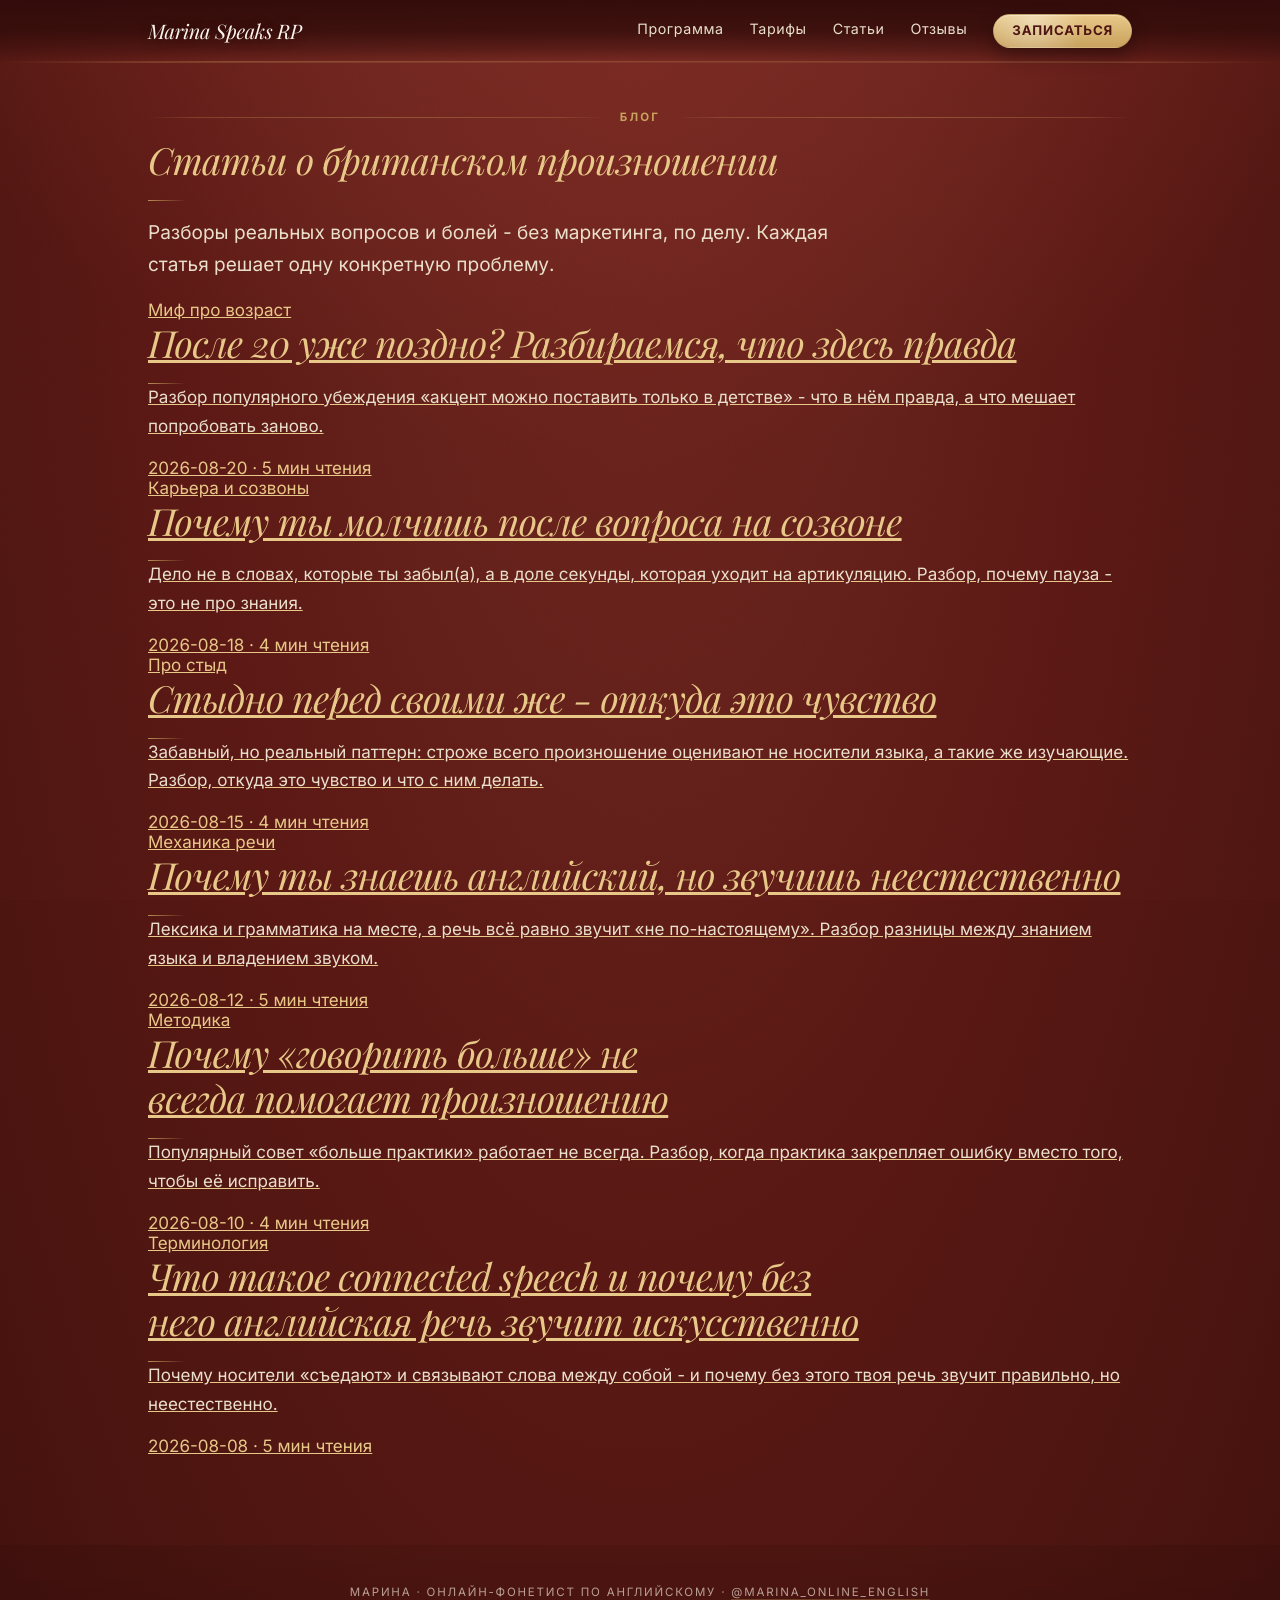
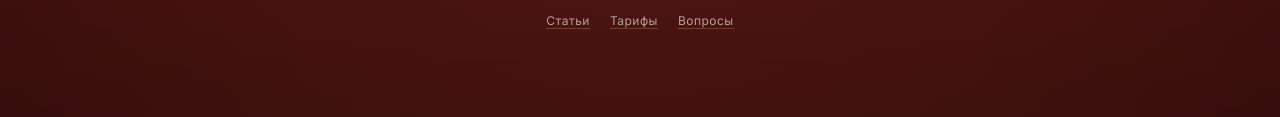
<file: articles/index.html>
<!doctype html>
<html lang="ru">
<head>
<meta charset="utf-8">
<meta name="viewport" content="width=device-width, initial-scale=1">
<title>Статьи о британском произношении - Marina Speaks RP</title>
<meta name="description" content="Разборы реальных болей и вопросов об английском произношении от фонетиста Марины: мифы про возраст, почему речь звучит неестественно, connected speech и другое.">
<link rel="canonical" href="https://marinaspeaksrp.org/articles/">
<meta property="og:type" content="article">
<meta property="og:title" content="Статьи о британском произношении - Marina Speaks RP">
<meta property="og:description" content="Разборы реальных болей и вопросов об английском произношении от фонетиста Марины: мифы про возраст, почему речь звучит неестественно, connected speech и другое.">
<meta property="og:image" content="https://marinaspeaksrp.org/assets/img/og-cover.jpg">
<meta property="og:url" content="https://marinaspeaksrp.org/articles/">
<meta name="twitter:card" content="summary_large_image">
<link rel="icon" type="image/png" href="/assets/img/favicon-32.png" sizes="32x32">
<link rel="apple-touch-icon" href="/assets/img/apple-touch-icon.png">
<link rel="icon" type="image/png" sizes="512x512" href="/assets/img/favicon-512.png">
<link rel="stylesheet" href="/assets/style.css">
</head>
<body>
<div class="bg-wrap">

<nav class="sitenav">
  <div class="wrap">
    <a class="brand" href="/">Marina Speaks RP</a>
    <div class="links">
      <a href="/#program">Программа</a>
      <a href="/#tariffs">Тарифы</a>
      <a href="/articles/">Статьи</a>
      <a href="/#testimonials">Отзывы</a>
      <a class="cta" href="https://t.me/Marinatoken_bot?start=waitlist" target="_blank" rel="noopener">Записаться</a>
    </div>
  </div>
</nav>

<section class="content-section" style="padding-top:48px;">
  <div class="wrap">
    <div class="eyebrow"><div class="line"></div><span>Блог</span><div class="line"></div></div>
    <h2>Статьи о британском произношении</h2>
    <p class="lead">Разборы реальных вопросов и болей - без маркетинга, по делу. Каждая статья решает одну конкретную проблему.</p>
    <div class="hub-grid">
      <a class="hub-card" href="/articles/posle-20-let-pozdno.html">
        <span class="article-tag">Миф про возраст</span>
        <h2>После 20 уже поздно? Разбираемся, что здесь правда</h2>
        <p>Разбор популярного убеждения «акцент можно поставить только в детстве» - что в нём правда, а что мешает попробовать заново.</p>
        <div class="meta">2026-08-20 · 5 мин чтения</div>
      </a>

      <a class="hub-card" href="/articles/molchish-na-sozvone.html">
        <span class="article-tag">Карьера и созвоны</span>
        <h2>Почему ты молчишь после вопроса на созвоне</h2>
        <p>Дело не в словах, которые ты забыл(а), а в доле секунды, которая уходит на артикуляцию. Разбор, почему пауза - это не про знания.</p>
        <div class="meta">2026-08-18 · 4 мин чтения</div>
      </a>

      <a class="hub-card" href="/articles/stydno-pered-svoimi.html">
        <span class="article-tag">Про стыд</span>
        <h2>Стыдно перед своими же - откуда это чувство</h2>
        <p>Забавный, но реальный паттерн: строже всего произношение оценивают не носители языка, а такие же изучающие. Разбор, откуда это чувство и что с ним делать.</p>
        <div class="meta">2026-08-15 · 4 мин чтения</div>
      </a>

      <a class="hub-card" href="/articles/pochemu-zvuchish-neestestvenno.html">
        <span class="article-tag">Механика речи</span>
        <h2>Почему ты знаешь английский, но звучишь неестественно</h2>
        <p>Лексика и грамматика на месте, а речь всё равно звучит «не по-настоящему». Разбор разницы между знанием языка и владением звуком.</p>
        <div class="meta">2026-08-12 · 5 мин чтения</div>
      </a>

      <a class="hub-card" href="/articles/govorit-bolshe-ne-pomogaet.html">
        <span class="article-tag">Методика</span>
        <h2>Почему «говорить больше» не всегда помогает произношению</h2>
        <p>Популярный совет «больше практики» работает не всегда. Разбор, когда практика закрепляет ошибку вместо того, чтобы её исправить.</p>
        <div class="meta">2026-08-10 · 4 мин чтения</div>
      </a>

      <a class="hub-card" href="/articles/connected-speech.html">
        <span class="article-tag">Терминология</span>
        <h2>Что такое connected speech и почему без него английская речь звучит искусственно</h2>
        <p>Почему носители «съедают» и связывают слова между собой - и почему без этого твоя речь звучит правильно, но неестественно.</p>
        <div class="meta">2026-08-08 · 5 мин чтения</div>
      </a>
    </div>
  </div>
</section>

<footer>
  <div class="brand">МАРИНА · ОНЛАЙН-ФОНЕТИСТ ПО АНГЛИЙСКОМУ · <a href="https://t.me/marina_online_english" target="_blank" rel="noopener">@marina_online_english</a></div>
  <div class="foot-links"><a href="/articles/">Статьи</a><a href="/#tariffs">Тарифы</a><a href="/#faq">Вопросы</a></div>
</footer>

</div>
<script src="/assets/main.js"></script>
</body>
</html>
</file>
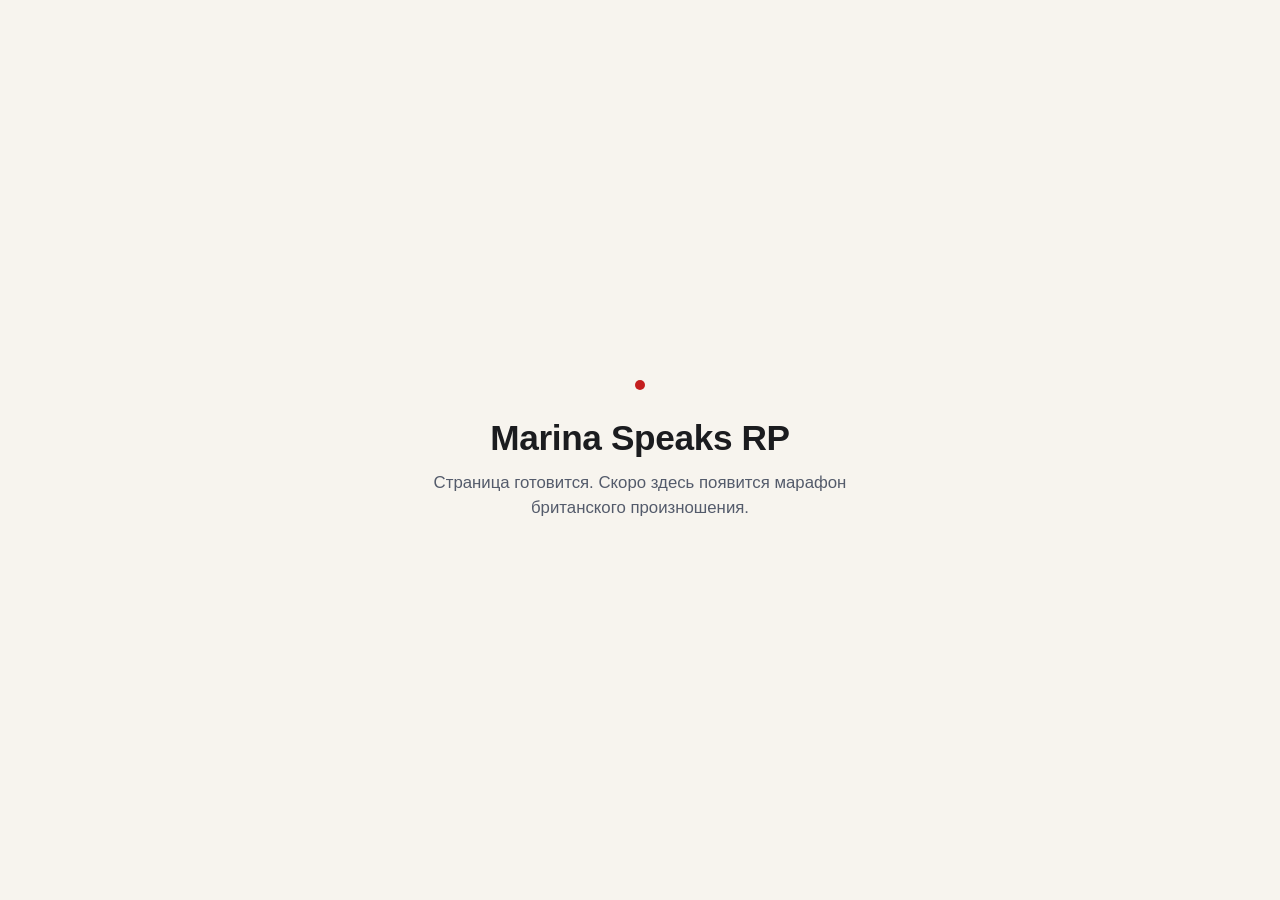
<file: index_draft_backup.html>
<!doctype html>
<html lang="ru">
<head>
<meta charset="utf-8">
<meta name="viewport" content="width=device-width, initial-scale=1">
<meta name="robots" content="noindex, nofollow">
<title>Marina Speaks RP</title>
<style>
  :root {
    --ink: #1B1C1F;
    --paper: #F7F4EE;
    --signal: #C41E1E;
    --slate: #545B6B;
  }
  * { box-sizing: border-box; }
  html, body {
    margin: 0;
    height: 100%;
    background: var(--paper);
    color: var(--ink);
    font-family: -apple-system, BlinkMacSystemFont, "Segoe UI", Roboto, sans-serif;
  }
  body {
    display: flex;
    align-items: center;
    justify-content: center;
    padding: 24px;
    text-align: center;
  }
  .card { max-width: 480px; }
  .mark {
    display: inline-block;
    width: 10px;
    height: 10px;
    border-radius: 50%;
    background: var(--signal);
    margin-bottom: 24px;
  }
  h1 {
    font-size: clamp(1.6rem, 4vw, 2.2rem);
    font-weight: 700;
    letter-spacing: -0.01em;
    margin: 0 0 12px;
  }
  p {
    color: var(--slate);
    font-size: 1.05rem;
    line-height: 1.5;
    margin: 0;
  }
</style>
</head>
<body>
  <div class="card">
    <span class="mark"></span>
    <h1>Marina Speaks RP</h1>
    <p>Страница готовится. Скоро здесь появится марафон британского произношения.</p>
  </div>
</body>
</html>
</file>
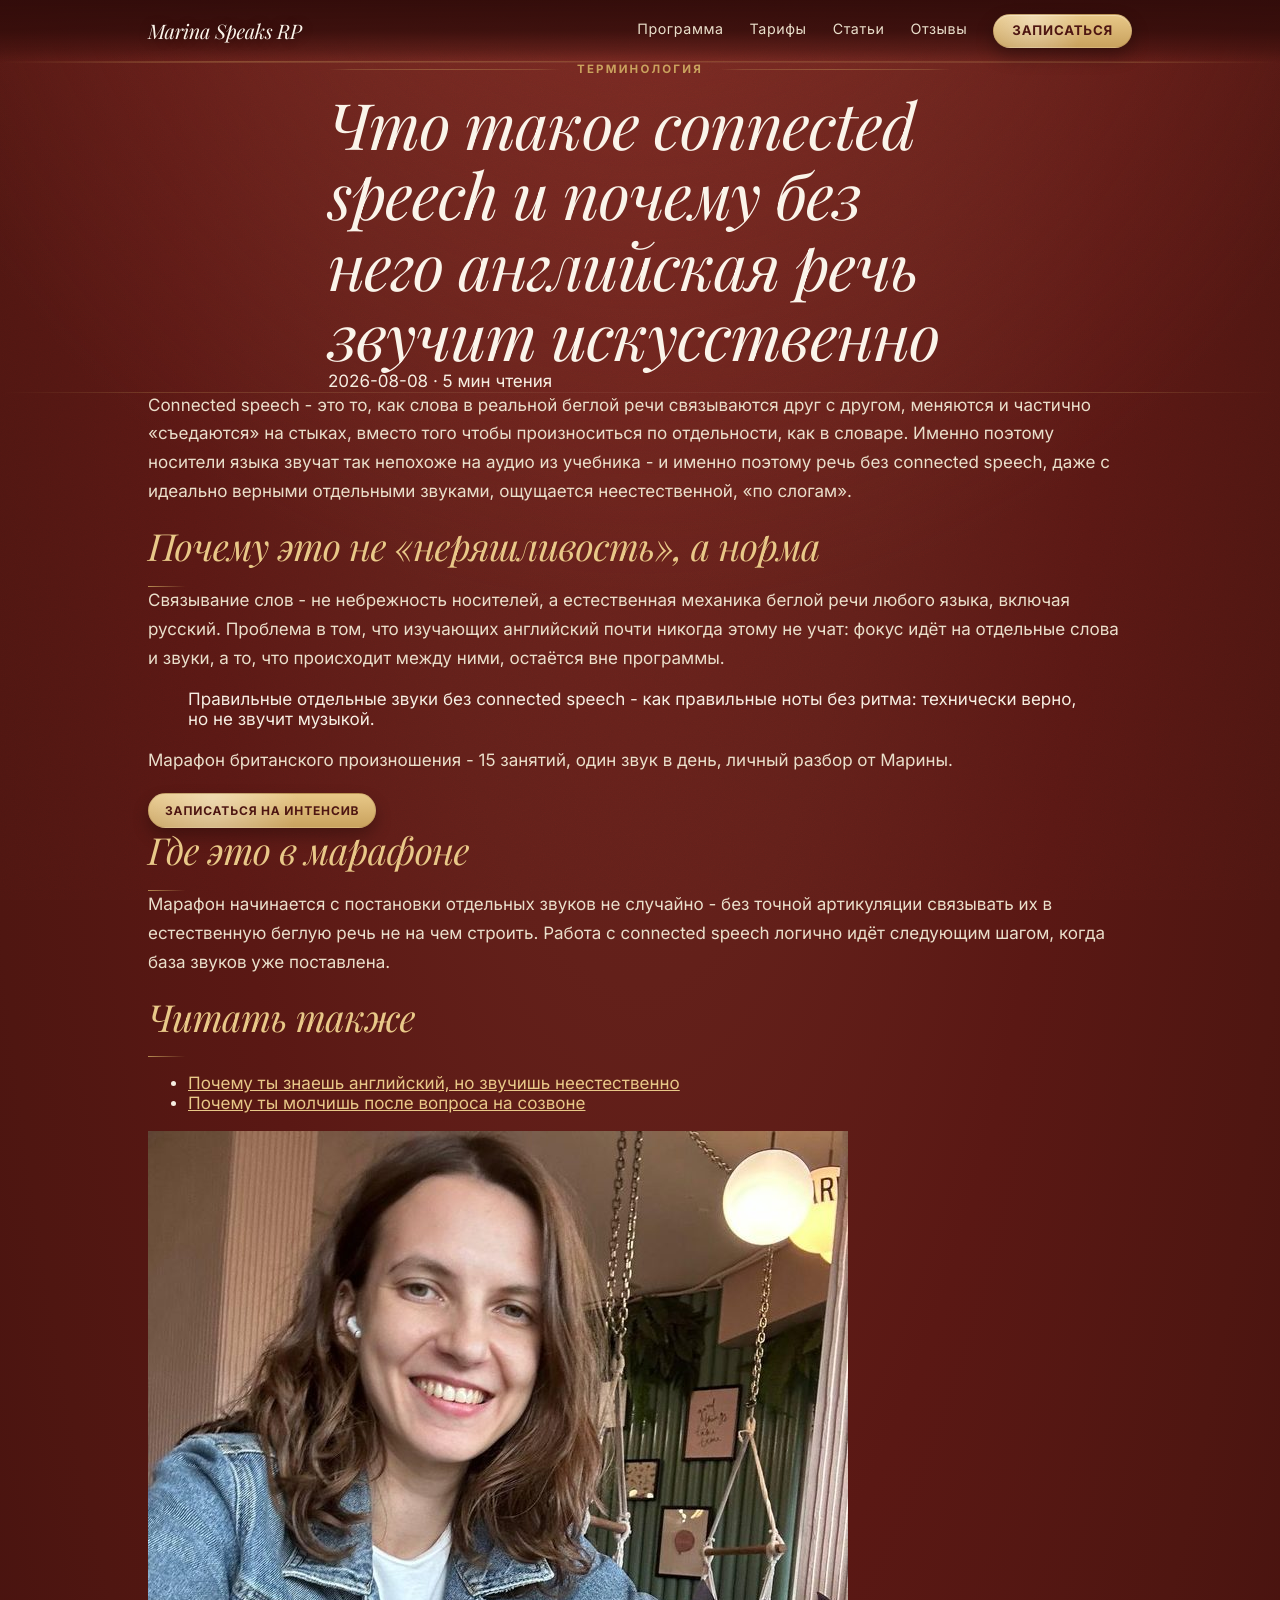
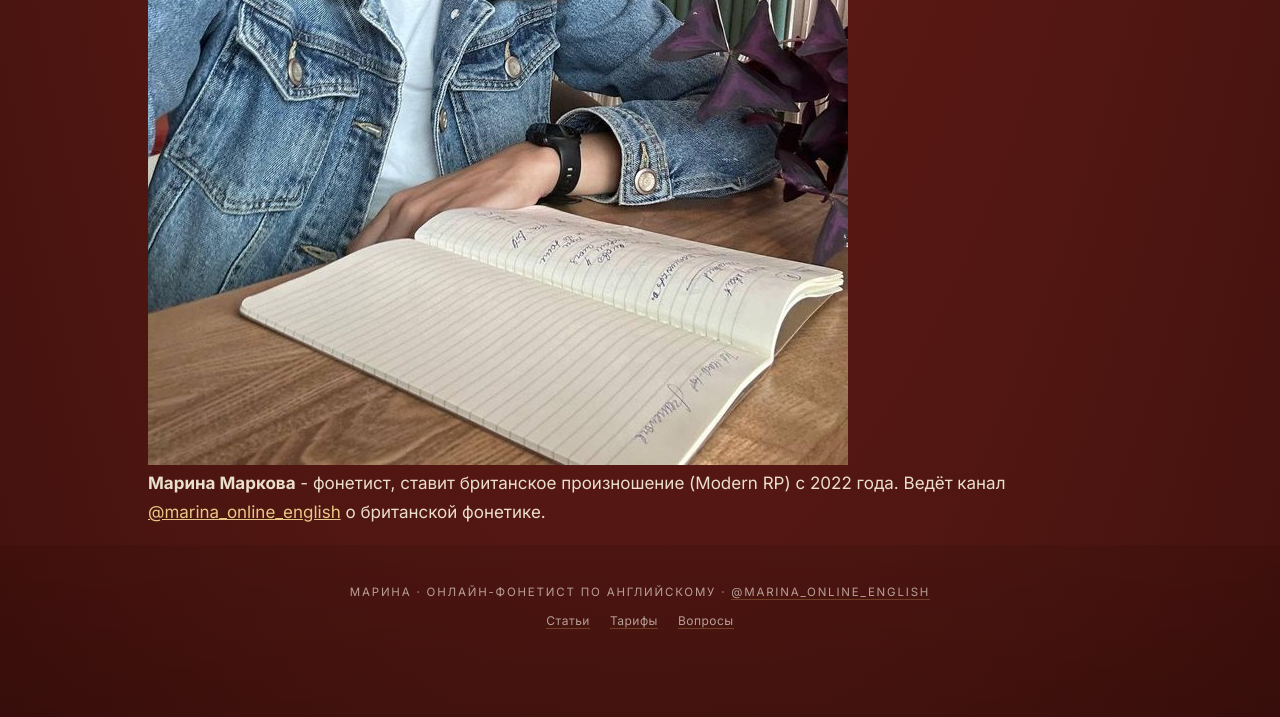
<file: articles/connected-speech.html>
<!doctype html>
<html lang="ru">
<head>
<meta charset="utf-8">
<meta name="viewport" content="width=device-width, initial-scale=1">
<title>Что такое connected speech и почему без него речь звучит по слогам</title>
<meta name="description" content="Почему носители «съедают» и связывают слова между собой - и почему без этого твоя речь звучит правильно, но неестественно.">
<link rel="canonical" href="https://marinaspeaksrp.org/articles/connected-speech.html">
<meta property="og:type" content="article">
<meta property="og:title" content="Что такое connected speech и почему без него речь звучит по слогам">
<meta property="og:description" content="Почему носители «съедают» и связывают слова между собой - и почему без этого твоя речь звучит правильно, но неестественно.">
<meta property="og:image" content="https://marinaspeaksrp.org/assets/img/og-cover.jpg">
<meta property="og:url" content="https://marinaspeaksrp.org/articles/connected-speech.html">
<meta name="twitter:card" content="summary_large_image">
<link rel="icon" type="image/png" href="/assets/img/favicon-32.png" sizes="32x32">
<link rel="apple-touch-icon" href="/assets/img/apple-touch-icon.png">
<link rel="icon" type="image/png" sizes="512x512" href="/assets/img/favicon-512.png">
<link rel="stylesheet" href="/assets/style.css">
</head>
<body>
<div class="bg-wrap">

<nav class="sitenav">
  <div class="wrap">
    <a class="brand" href="/">Marina Speaks RP</a>
    <div class="links">
      <a href="/#program">Программа</a>
      <a href="/#tariffs">Тарифы</a>
      <a href="/articles/">Статьи</a>
      <a href="/#testimonials">Отзывы</a>
      <a class="cta" href="https://t.me/Marinatoken_bot?start=waitlist" target="_blank" rel="noopener">Записаться</a>
    </div>
  </div>
</nav>

<section class="article-hero">
  <div class="wrap narrow">
    <div class="eyebrow"><div class="line"></div><span>Терминология</span><div class="line"></div></div>
    <h1>Что такое connected speech и почему без него английская речь звучит искусственно</h1>
    <div class="meta">2026-08-08 · 5 мин чтения</div>
  </div>
</section>

<section class="article-content">
  <div class="wrap">
    
<p>Connected speech - это то, как слова в реальной беглой речи связываются друг с другом, меняются и частично «съедаются» на стыках, вместо того чтобы произноситься по отдельности, как в словаре. Именно поэтому носители языка звучат так непохоже на аудио из учебника - и именно поэтому речь без connected speech, даже с идеально верными отдельными звуками, ощущается неестественной, «по слогам».</p>

<h2>Почему это не «неряшливость», а норма</h2>
<p>Связывание слов - не небрежность носителей, а естественная механика беглой речи любого языка, включая русский. Проблема в том, что изучающих английский почти никогда этому не учат: фокус идёт на отдельные слова и звуки, а то, что происходит между ними, остаётся вне программы.</p>

<blockquote>Правильные отдельные звуки без connected speech - как правильные ноты без ритма: технически верно, но не звучит музыкой.</blockquote>

<div class="inline-cta">
  <p>Марафон британского произношения - 15 занятий, один звук в день, личный разбор от Марины.</p>
  <a class="btn btn-primary btn-small" href="https://t.me/Marinatoken_bot?start=waitlist" target="_blank" rel="noopener">Записаться на интенсив</a>
</div>

<h2>Где это в марафоне</h2>
<p>Марафон начинается с постановки отдельных звуков не случайно - без точной артикуляции связывать их в естественную беглую речь не на чем строить. Работа с connected speech логично идёт следующим шагом, когда база звуков уже поставлена.</p>


    <div class="related">
      <h2>Читать также</h2>
      <ul class="related-list">
        <li><a href="/articles/pochemu-zvuchish-neestestvenno.html">Почему ты знаешь английский, но звучишь неестественно</a></li>
<li><a href="/articles/molchish-na-sozvone.html">Почему ты молчишь после вопроса на созвоне</a></li>
      </ul>
    </div>

    
<div class="article-author">
  <img src="/assets/img/marina-portrait.jpg" alt="Марина">
  <p><strong>Марина Маркова</strong> - фонетист, ставит британское произношение (Modern RP) с 2022 года. Ведёт канал <a href="https://t.me/marina_online_english" target="_blank" rel="noopener">@marina_online_english</a> о британской фонетике.</p>
</div>

  </div>
</section>

<footer>
  <div class="brand">МАРИНА · ОНЛАЙН-ФОНЕТИСТ ПО АНГЛИЙСКОМУ · <a href="https://t.me/marina_online_english" target="_blank" rel="noopener">@marina_online_english</a></div>
  <div class="foot-links"><a href="/articles/">Статьи</a><a href="/#tariffs">Тарифы</a><a href="/#faq">Вопросы</a></div>
</footer>

</div>
<script src="/assets/main.js"></script>
</body>
</html>
</file>
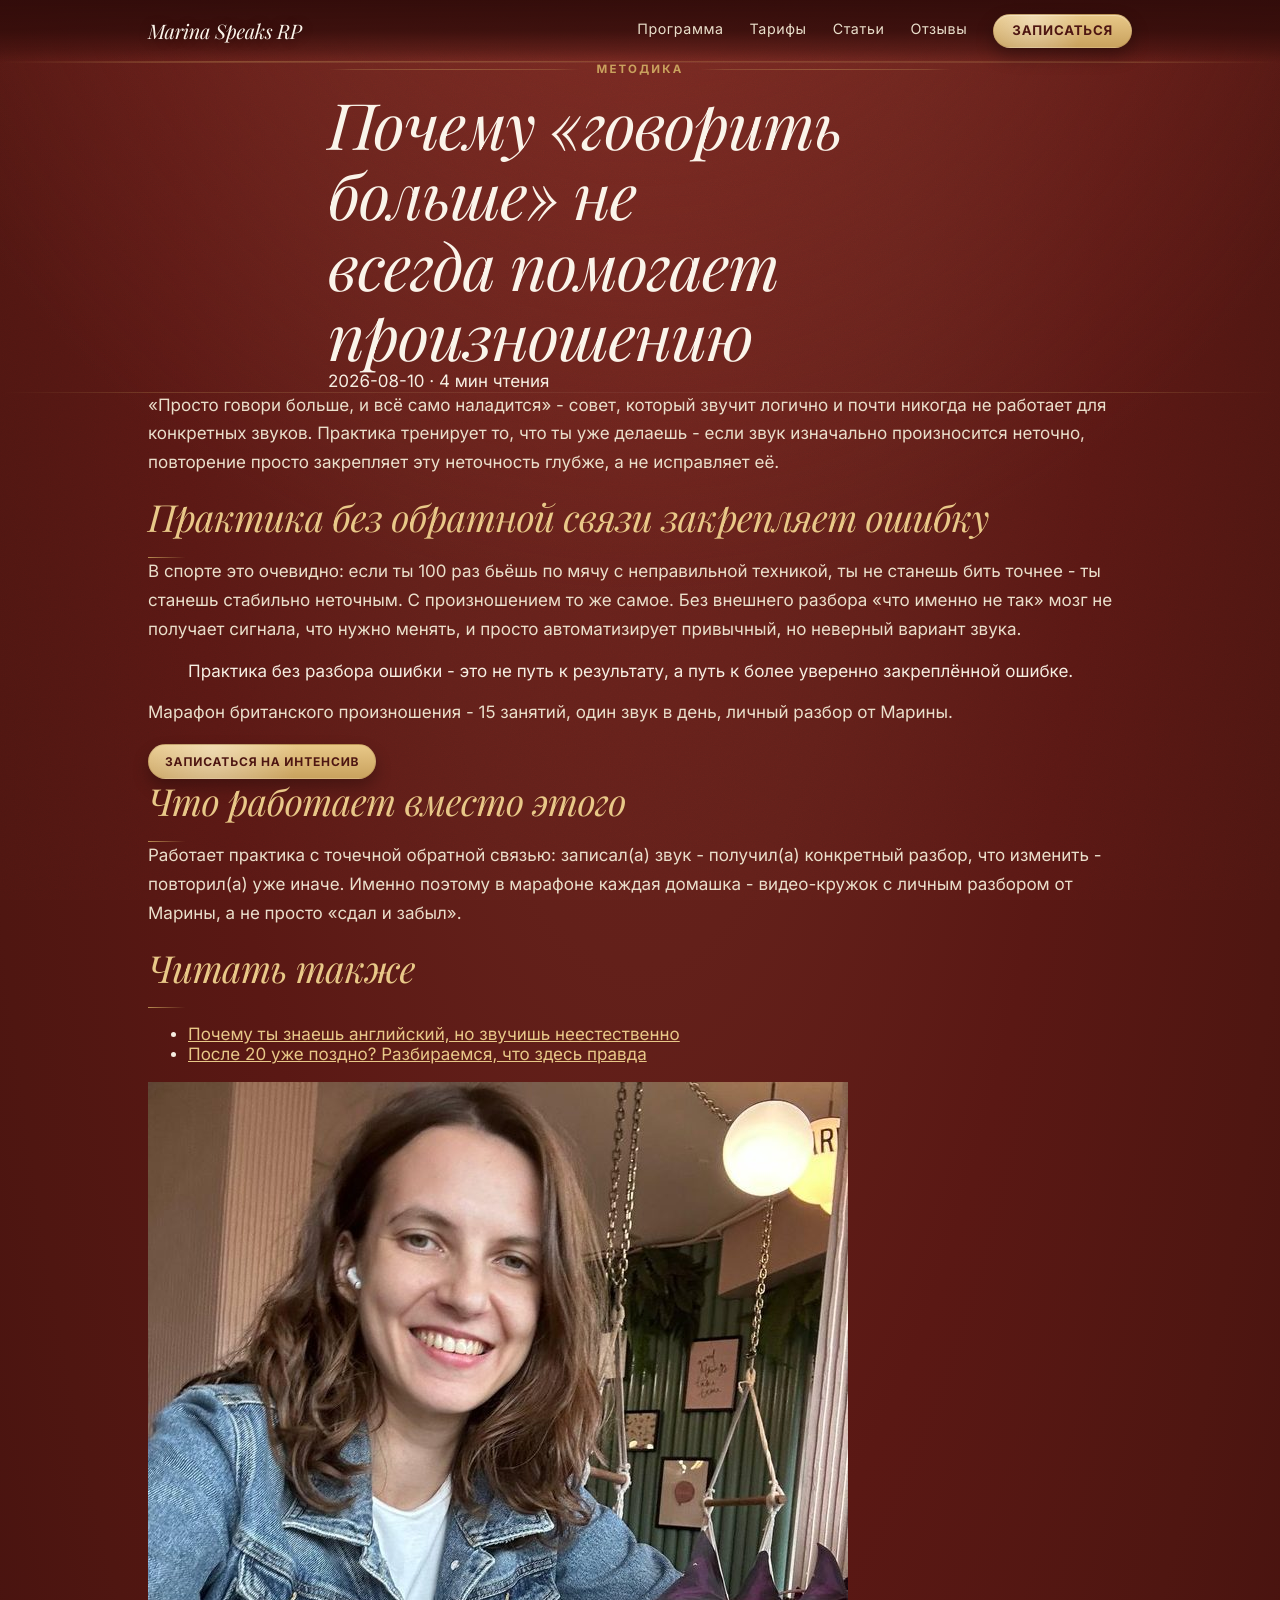
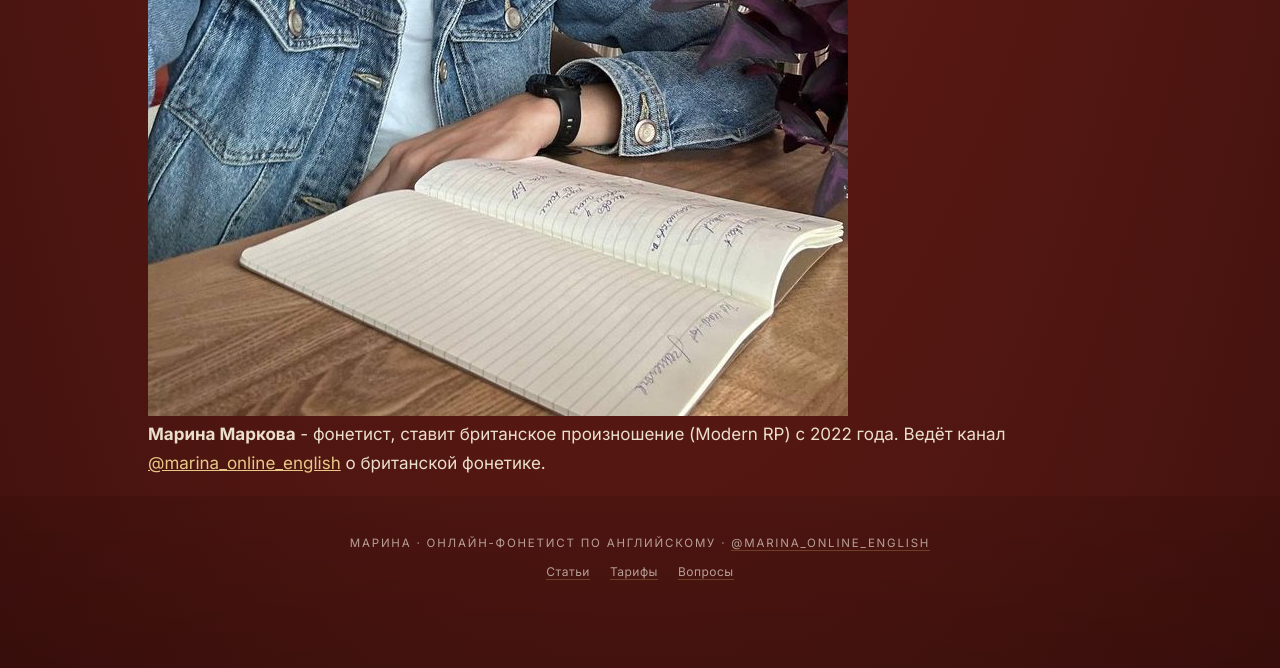
<file: articles/govorit-bolshe-ne-pomogaet.html>
<!doctype html>
<html lang="ru">
<head>
<meta charset="utf-8">
<meta name="viewport" content="width=device-width, initial-scale=1">
<title>Почему «просто говорить больше» не всегда улучшает произношение</title>
<meta name="description" content="Популярный совет «больше практики» работает не всегда. Разбор, когда практика закрепляет ошибку вместо того, чтобы её исправить.">
<link rel="canonical" href="https://marinaspeaksrp.org/articles/govorit-bolshe-ne-pomogaet.html">
<meta property="og:type" content="article">
<meta property="og:title" content="Почему «просто говорить больше» не всегда улучшает произношение">
<meta property="og:description" content="Популярный совет «больше практики» работает не всегда. Разбор, когда практика закрепляет ошибку вместо того, чтобы её исправить.">
<meta property="og:image" content="https://marinaspeaksrp.org/assets/img/og-cover.jpg">
<meta property="og:url" content="https://marinaspeaksrp.org/articles/govorit-bolshe-ne-pomogaet.html">
<meta name="twitter:card" content="summary_large_image">
<link rel="icon" type="image/png" href="/assets/img/favicon-32.png" sizes="32x32">
<link rel="apple-touch-icon" href="/assets/img/apple-touch-icon.png">
<link rel="icon" type="image/png" sizes="512x512" href="/assets/img/favicon-512.png">
<link rel="stylesheet" href="/assets/style.css">
</head>
<body>
<div class="bg-wrap">

<nav class="sitenav">
  <div class="wrap">
    <a class="brand" href="/">Marina Speaks RP</a>
    <div class="links">
      <a href="/#program">Программа</a>
      <a href="/#tariffs">Тарифы</a>
      <a href="/articles/">Статьи</a>
      <a href="/#testimonials">Отзывы</a>
      <a class="cta" href="https://t.me/Marinatoken_bot?start=waitlist" target="_blank" rel="noopener">Записаться</a>
    </div>
  </div>
</nav>

<section class="article-hero">
  <div class="wrap narrow">
    <div class="eyebrow"><div class="line"></div><span>Методика</span><div class="line"></div></div>
    <h1>Почему «говорить больше» не всегда помогает произношению</h1>
    <div class="meta">2026-08-10 · 4 мин чтения</div>
  </div>
</section>

<section class="article-content">
  <div class="wrap">
    
<p>«Просто говори больше, и всё само наладится» - совет, который звучит логично и почти никогда не работает для конкретных звуков. Практика тренирует то, что ты уже делаешь - если звук изначально произносится неточно, повторение просто закрепляет эту неточность глубже, а не исправляет её.</p>

<h2>Практика без обратной связи закрепляет ошибку</h2>
<p>В спорте это очевидно: если ты 100 раз бьёшь по мячу с неправильной техникой, ты не станешь бить точнее - ты станешь стабильно неточным. С произношением то же самое. Без внешнего разбора «что именно не так» мозг не получает сигнала, что нужно менять, и просто автоматизирует привычный, но неверный вариант звука.</p>

<blockquote>Практика без разбора ошибки - это не путь к результату, а путь к более уверенно закреплённой ошибке.</blockquote>

<div class="inline-cta">
  <p>Марафон британского произношения - 15 занятий, один звук в день, личный разбор от Марины.</p>
  <a class="btn btn-primary btn-small" href="https://t.me/Marinatoken_bot?start=waitlist" target="_blank" rel="noopener">Записаться на интенсив</a>
</div>

<h2>Что работает вместо этого</h2>
<p>Работает практика с точечной обратной связью: записал(а) звук - получил(а) конкретный разбор, что изменить - повторил(а) уже иначе. Именно поэтому в марафоне каждая домашка - видео-кружок с личным разбором от Марины, а не просто «сдал и забыл».</p>


    <div class="related">
      <h2>Читать также</h2>
      <ul class="related-list">
        <li><a href="/articles/pochemu-zvuchish-neestestvenno.html">Почему ты знаешь английский, но звучишь неестественно</a></li>
<li><a href="/articles/posle-20-let-pozdno.html">После 20 уже поздно? Разбираемся, что здесь правда</a></li>
      </ul>
    </div>

    
<div class="article-author">
  <img src="/assets/img/marina-portrait.jpg" alt="Марина">
  <p><strong>Марина Маркова</strong> - фонетист, ставит британское произношение (Modern RP) с 2022 года. Ведёт канал <a href="https://t.me/marina_online_english" target="_blank" rel="noopener">@marina_online_english</a> о британской фонетике.</p>
</div>

  </div>
</section>

<footer>
  <div class="brand">МАРИНА · ОНЛАЙН-ФОНЕТИСТ ПО АНГЛИЙСКОМУ · <a href="https://t.me/marina_online_english" target="_blank" rel="noopener">@marina_online_english</a></div>
  <div class="foot-links"><a href="/articles/">Статьи</a><a href="/#tariffs">Тарифы</a><a href="/#faq">Вопросы</a></div>
</footer>

</div>
<script src="/assets/main.js"></script>
</body>
</html>
</file>
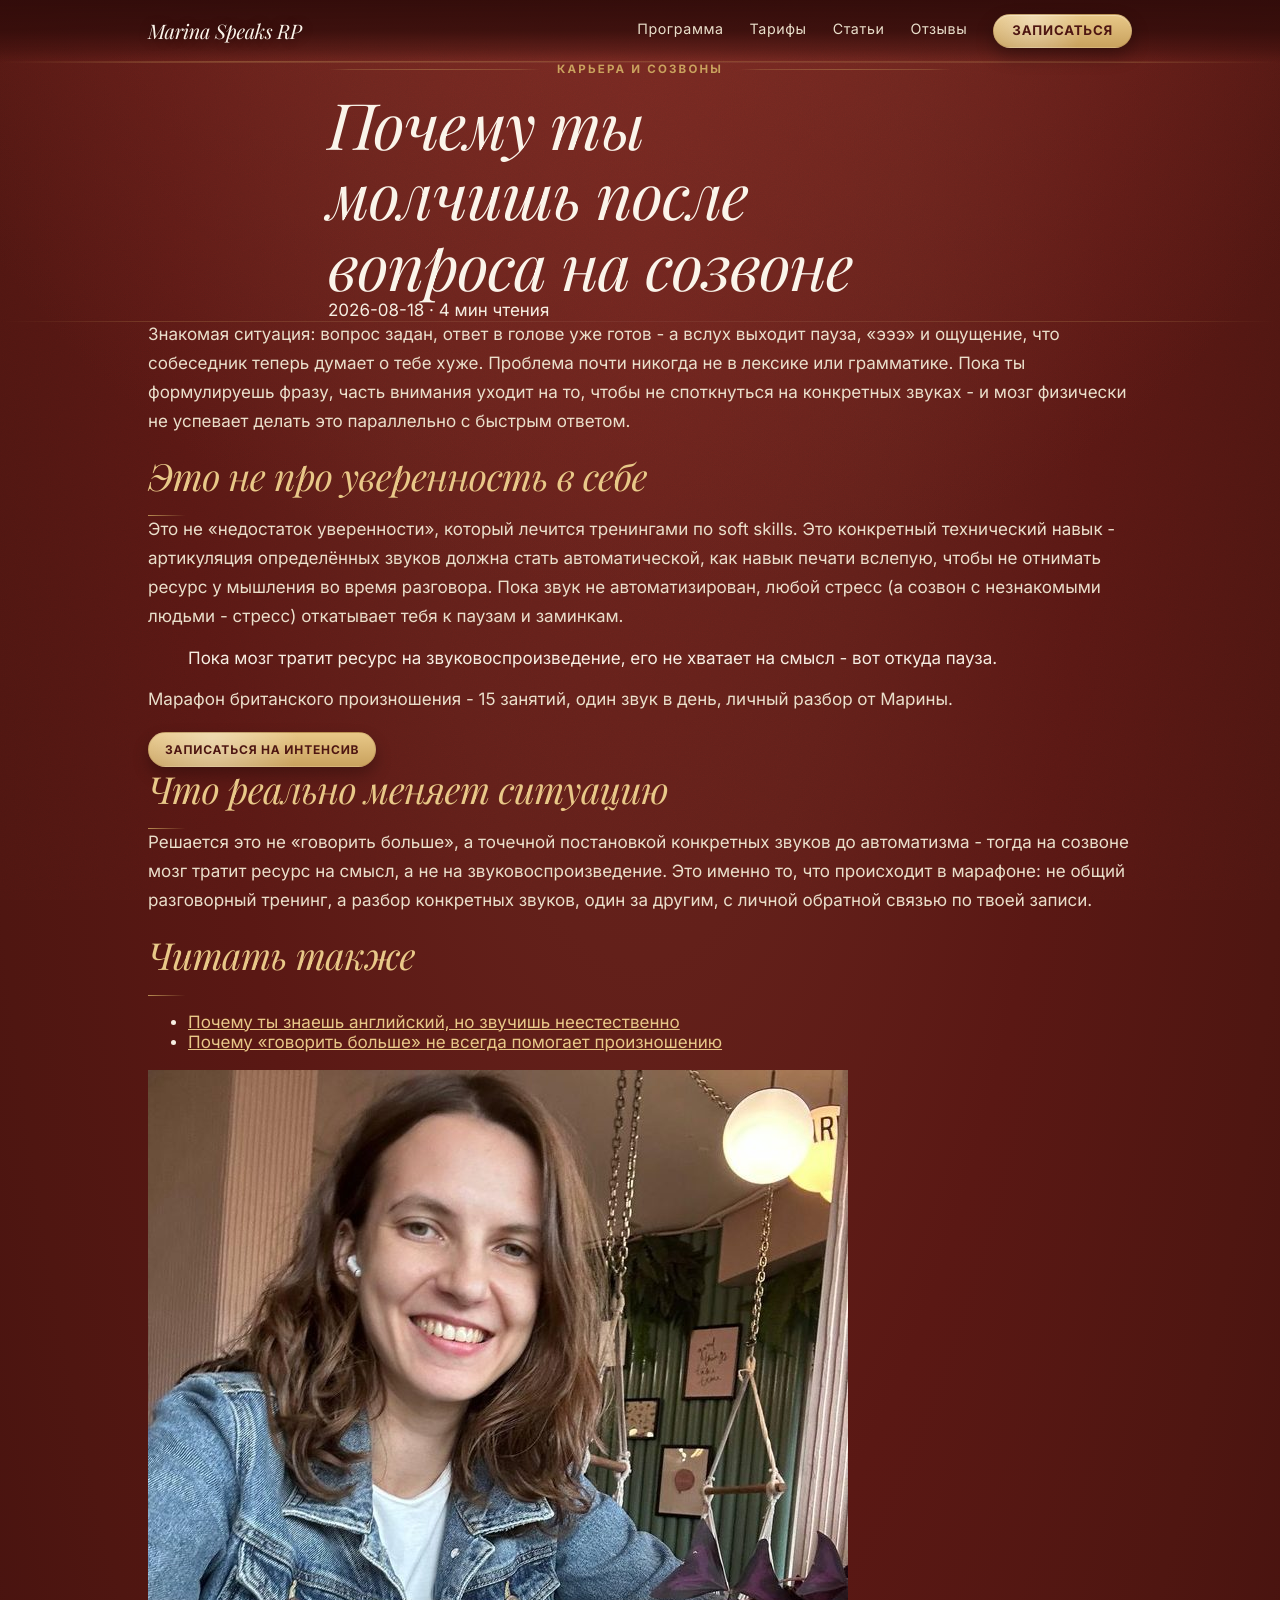
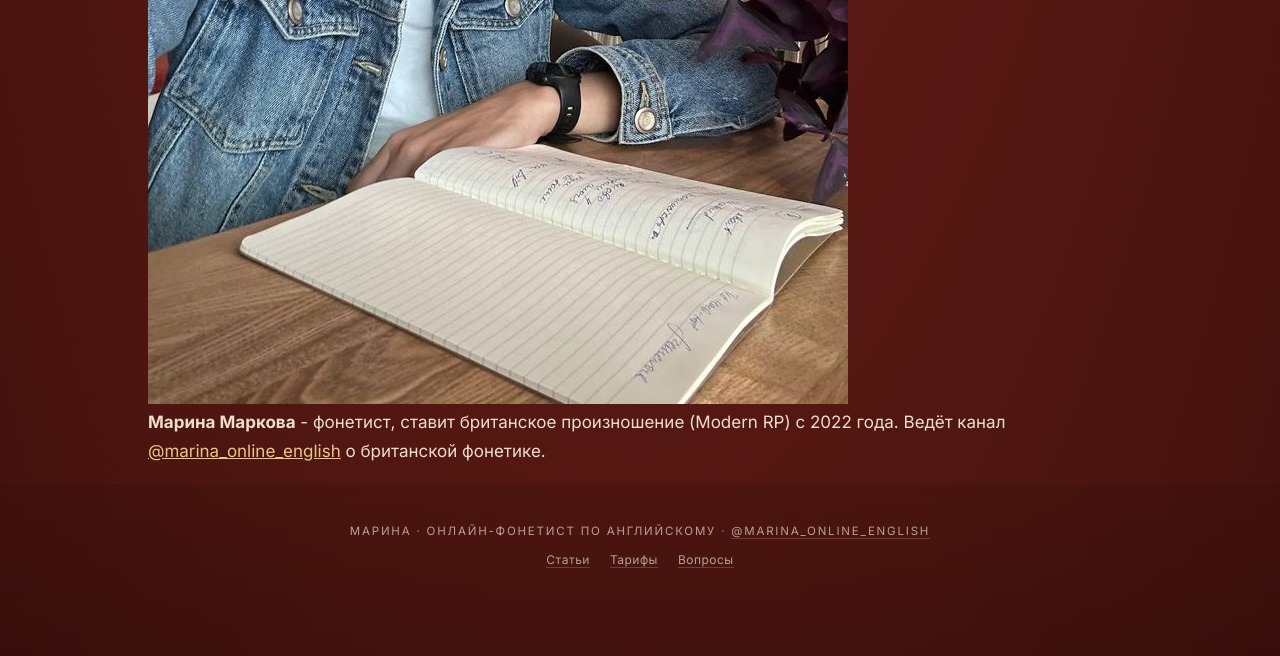
<file: articles/molchish-na-sozvone.html>
<!doctype html>
<html lang="ru">
<head>
<meta charset="utf-8">
<meta name="viewport" content="width=device-width, initial-scale=1">
<title>Почему ты молчишь после вопроса на созвоне на английском</title>
<meta name="description" content="Дело не в словах, которые ты забыл(а), а в доле секунды, которая уходит на артикуляцию. Разбор, почему пауза - это не про знания.">
<link rel="canonical" href="https://marinaspeaksrp.org/articles/molchish-na-sozvone.html">
<meta property="og:type" content="article">
<meta property="og:title" content="Почему ты молчишь после вопроса на созвоне на английском">
<meta property="og:description" content="Дело не в словах, которые ты забыл(а), а в доле секунды, которая уходит на артикуляцию. Разбор, почему пауза - это не про знания.">
<meta property="og:image" content="https://marinaspeaksrp.org/assets/img/og-cover.jpg">
<meta property="og:url" content="https://marinaspeaksrp.org/articles/molchish-na-sozvone.html">
<meta name="twitter:card" content="summary_large_image">
<link rel="icon" type="image/png" href="/assets/img/favicon-32.png" sizes="32x32">
<link rel="apple-touch-icon" href="/assets/img/apple-touch-icon.png">
<link rel="icon" type="image/png" sizes="512x512" href="/assets/img/favicon-512.png">
<link rel="stylesheet" href="/assets/style.css">
</head>
<body>
<div class="bg-wrap">

<nav class="sitenav">
  <div class="wrap">
    <a class="brand" href="/">Marina Speaks RP</a>
    <div class="links">
      <a href="/#program">Программа</a>
      <a href="/#tariffs">Тарифы</a>
      <a href="/articles/">Статьи</a>
      <a href="/#testimonials">Отзывы</a>
      <a class="cta" href="https://t.me/Marinatoken_bot?start=waitlist" target="_blank" rel="noopener">Записаться</a>
    </div>
  </div>
</nav>

<section class="article-hero">
  <div class="wrap narrow">
    <div class="eyebrow"><div class="line"></div><span>Карьера и созвоны</span><div class="line"></div></div>
    <h1>Почему ты молчишь после вопроса на созвоне</h1>
    <div class="meta">2026-08-18 · 4 мин чтения</div>
  </div>
</section>

<section class="article-content">
  <div class="wrap">
    
<p>Знакомая ситуация: вопрос задан, ответ в голове уже готов - а вслух выходит пауза, «эээ» и ощущение, что собеседник теперь думает о тебе хуже. Проблема почти никогда не в лексике или грамматике. Пока ты формулируешь фразу, часть внимания уходит на то, чтобы не споткнуться на конкретных звуках - и мозг физически не успевает делать это параллельно с быстрым ответом.</p>

<h2>Это не про уверенность в себе</h2>
<p>Это не «недостаток уверенности», который лечится тренингами по soft skills. Это конкретный технический навык - артикуляция определённых звуков должна стать автоматической, как навык печати вслепую, чтобы не отнимать ресурс у мышления во время разговора. Пока звук не автоматизирован, любой стресс (а созвон с незнакомыми людьми - стресс) откатывает тебя к паузам и заминкам.</p>

<blockquote>Пока мозг тратит ресурс на звуковоспроизведение, его не хватает на смысл - вот откуда пауза.</blockquote>

<div class="inline-cta">
  <p>Марафон британского произношения - 15 занятий, один звук в день, личный разбор от Марины.</p>
  <a class="btn btn-primary btn-small" href="https://t.me/Marinatoken_bot?start=waitlist" target="_blank" rel="noopener">Записаться на интенсив</a>
</div>

<h2>Что реально меняет ситуацию</h2>
<p>Решается это не «говорить больше», а точечной постановкой конкретных звуков до автоматизма - тогда на созвоне мозг тратит ресурс на смысл, а не на звуковоспроизведение. Это именно то, что происходит в марафоне: не общий разговорный тренинг, а разбор конкретных звуков, один за другим, с личной обратной связью по твоей записи.</p>


    <div class="related">
      <h2>Читать также</h2>
      <ul class="related-list">
        <li><a href="/articles/pochemu-zvuchish-neestestvenno.html">Почему ты знаешь английский, но звучишь неестественно</a></li>
<li><a href="/articles/govorit-bolshe-ne-pomogaet.html">Почему «говорить больше» не всегда помогает произношению</a></li>
      </ul>
    </div>

    
<div class="article-author">
  <img src="/assets/img/marina-portrait.jpg" alt="Марина">
  <p><strong>Марина Маркова</strong> - фонетист, ставит британское произношение (Modern RP) с 2022 года. Ведёт канал <a href="https://t.me/marina_online_english" target="_blank" rel="noopener">@marina_online_english</a> о британской фонетике.</p>
</div>

  </div>
</section>

<footer>
  <div class="brand">МАРИНА · ОНЛАЙН-ФОНЕТИСТ ПО АНГЛИЙСКОМУ · <a href="https://t.me/marina_online_english" target="_blank" rel="noopener">@marina_online_english</a></div>
  <div class="foot-links"><a href="/articles/">Статьи</a><a href="/#tariffs">Тарифы</a><a href="/#faq">Вопросы</a></div>
</footer>

</div>
<script src="/assets/main.js"></script>
</body>
</html>
</file>
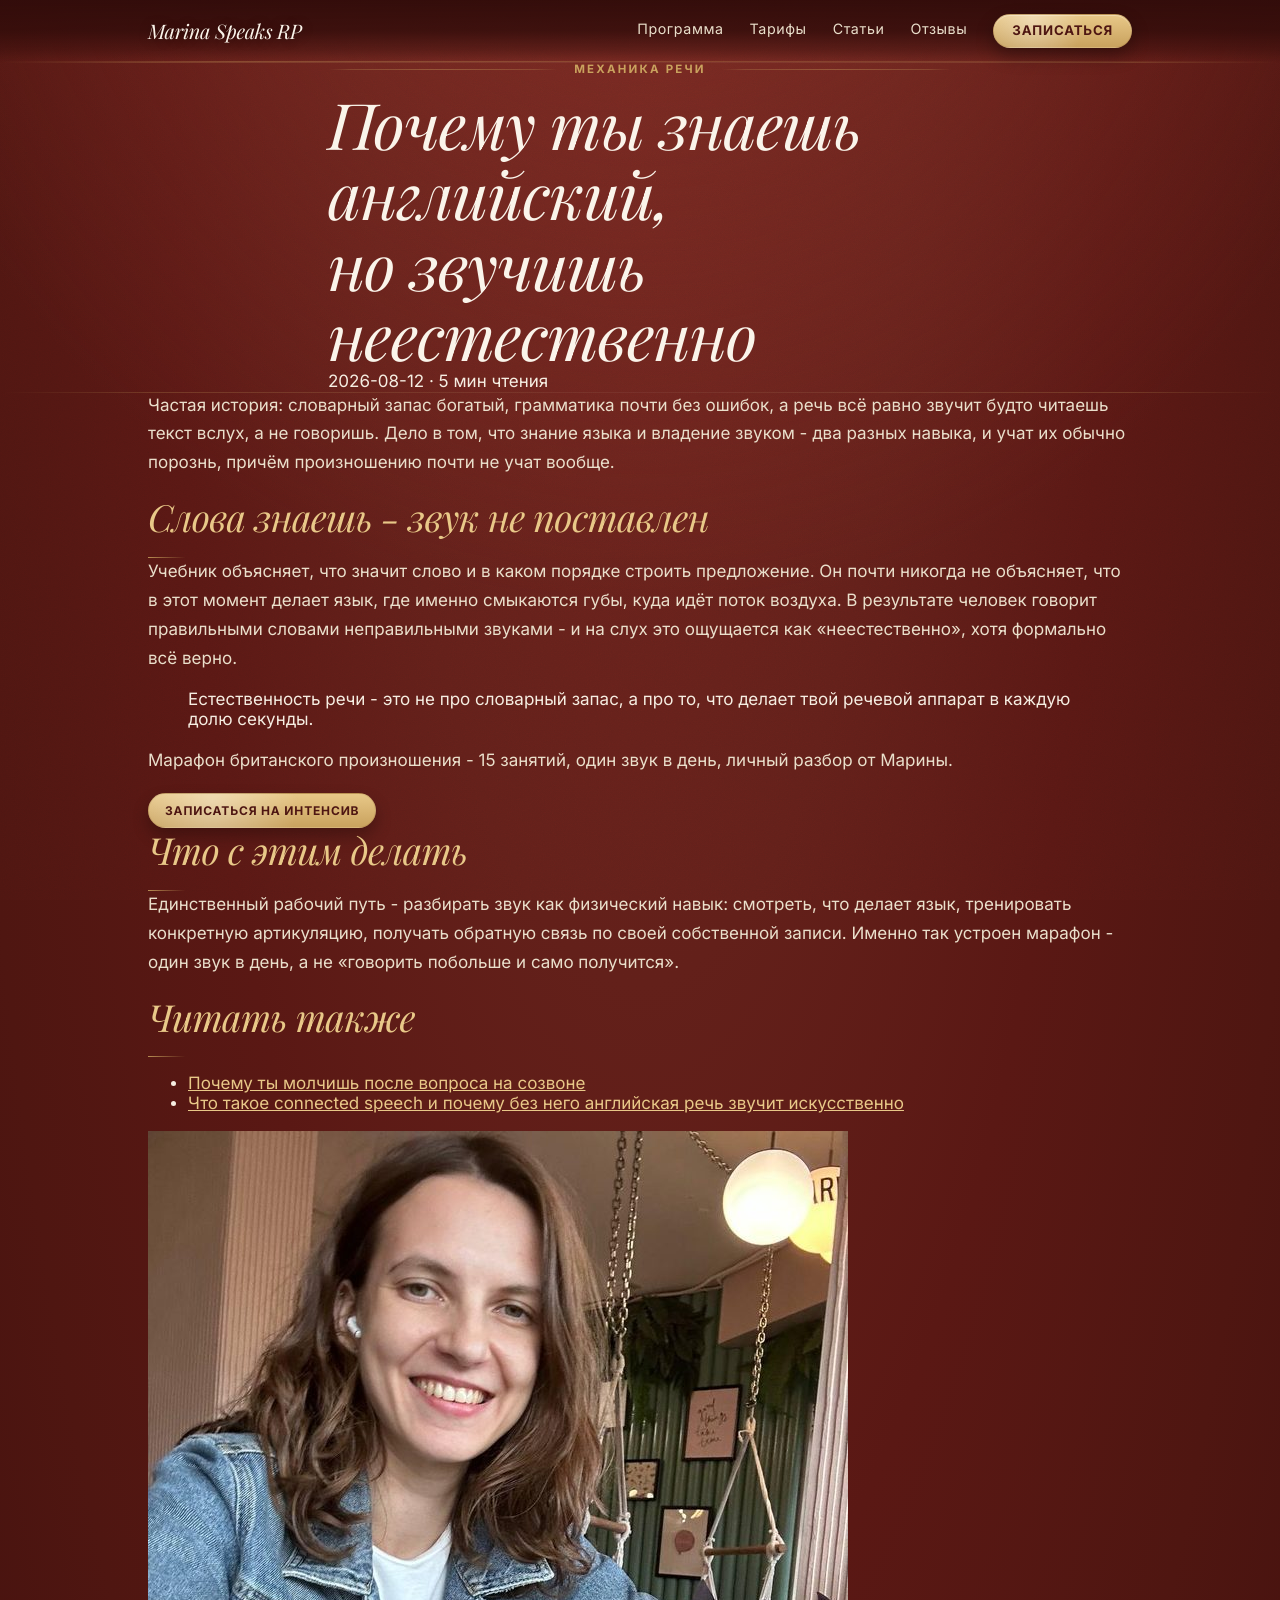
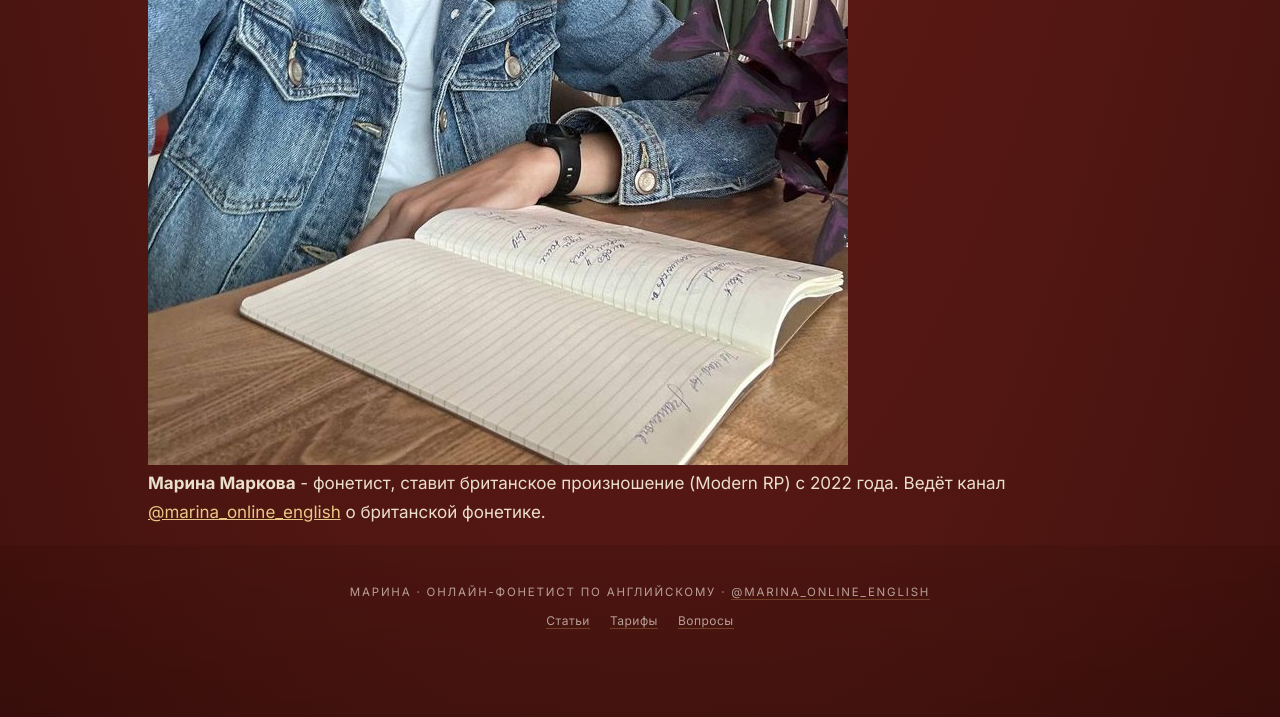
<file: articles/pochemu-zvuchish-neestestvenno.html>
<!doctype html>
<html lang="ru">
<head>
<meta charset="utf-8">
<meta name="viewport" content="width=device-width, initial-scale=1">
<title>Почему ты знаешь английский, но звучишь неестественно</title>
<meta name="description" content="Лексика и грамматика на месте, а речь всё равно звучит «не по-настоящему». Разбор разницы между знанием языка и владением звуком.">
<link rel="canonical" href="https://marinaspeaksrp.org/articles/pochemu-zvuchish-neestestvenno.html">
<meta property="og:type" content="article">
<meta property="og:title" content="Почему ты знаешь английский, но звучишь неестественно">
<meta property="og:description" content="Лексика и грамматика на месте, а речь всё равно звучит «не по-настоящему». Разбор разницы между знанием языка и владением звуком.">
<meta property="og:image" content="https://marinaspeaksrp.org/assets/img/og-cover.jpg">
<meta property="og:url" content="https://marinaspeaksrp.org/articles/pochemu-zvuchish-neestestvenno.html">
<meta name="twitter:card" content="summary_large_image">
<link rel="icon" type="image/png" href="/assets/img/favicon-32.png" sizes="32x32">
<link rel="apple-touch-icon" href="/assets/img/apple-touch-icon.png">
<link rel="icon" type="image/png" sizes="512x512" href="/assets/img/favicon-512.png">
<link rel="stylesheet" href="/assets/style.css">
</head>
<body>
<div class="bg-wrap">

<nav class="sitenav">
  <div class="wrap">
    <a class="brand" href="/">Marina Speaks RP</a>
    <div class="links">
      <a href="/#program">Программа</a>
      <a href="/#tariffs">Тарифы</a>
      <a href="/articles/">Статьи</a>
      <a href="/#testimonials">Отзывы</a>
      <a class="cta" href="https://t.me/Marinatoken_bot?start=waitlist" target="_blank" rel="noopener">Записаться</a>
    </div>
  </div>
</nav>

<section class="article-hero">
  <div class="wrap narrow">
    <div class="eyebrow"><div class="line"></div><span>Механика речи</span><div class="line"></div></div>
    <h1>Почему ты знаешь английский, но звучишь неестественно</h1>
    <div class="meta">2026-08-12 · 5 мин чтения</div>
  </div>
</section>

<section class="article-content">
  <div class="wrap">
    
<p>Частая история: словарный запас богатый, грамматика почти без ошибок, а речь всё равно звучит будто читаешь текст вслух, а не говоришь. Дело в том, что знание языка и владение звуком - два разных навыка, и учат их обычно порознь, причём произношению почти не учат вообще.</p>

<h2>Слова знаешь - звук не поставлен</h2>
<p>Учебник объясняет, что значит слово и в каком порядке строить предложение. Он почти никогда не объясняет, что в этот момент делает язык, где именно смыкаются губы, куда идёт поток воздуха. В результате человек говорит правильными словами неправильными звуками - и на слух это ощущается как «неестественно», хотя формально всё верно.</p>

<blockquote>Естественность речи - это не про словарный запас, а про то, что делает твой речевой аппарат в каждую долю секунды.</blockquote>

<div class="inline-cta">
  <p>Марафон британского произношения - 15 занятий, один звук в день, личный разбор от Марины.</p>
  <a class="btn btn-primary btn-small" href="https://t.me/Marinatoken_bot?start=waitlist" target="_blank" rel="noopener">Записаться на интенсив</a>
</div>

<h2>Что с этим делать</h2>
<p>Единственный рабочий путь - разбирать звук как физический навык: смотреть, что делает язык, тренировать конкретную артикуляцию, получать обратную связь по своей собственной записи. Именно так устроен марафон - один звук в день, а не «говорить побольше и само получится».</p>


    <div class="related">
      <h2>Читать также</h2>
      <ul class="related-list">
        <li><a href="/articles/molchish-na-sozvone.html">Почему ты молчишь после вопроса на созвоне</a></li>
<li><a href="/articles/connected-speech.html">Что такое connected speech и почему без него английская речь звучит искусственно</a></li>
      </ul>
    </div>

    
<div class="article-author">
  <img src="/assets/img/marina-portrait.jpg" alt="Марина">
  <p><strong>Марина Маркова</strong> - фонетист, ставит британское произношение (Modern RP) с 2022 года. Ведёт канал <a href="https://t.me/marina_online_english" target="_blank" rel="noopener">@marina_online_english</a> о британской фонетике.</p>
</div>

  </div>
</section>

<footer>
  <div class="brand">МАРИНА · ОНЛАЙН-ФОНЕТИСТ ПО АНГЛИЙСКОМУ · <a href="https://t.me/marina_online_english" target="_blank" rel="noopener">@marina_online_english</a></div>
  <div class="foot-links"><a href="/articles/">Статьи</a><a href="/#tariffs">Тарифы</a><a href="/#faq">Вопросы</a></div>
</footer>

</div>
<script src="/assets/main.js"></script>
</body>
</html>
</file>
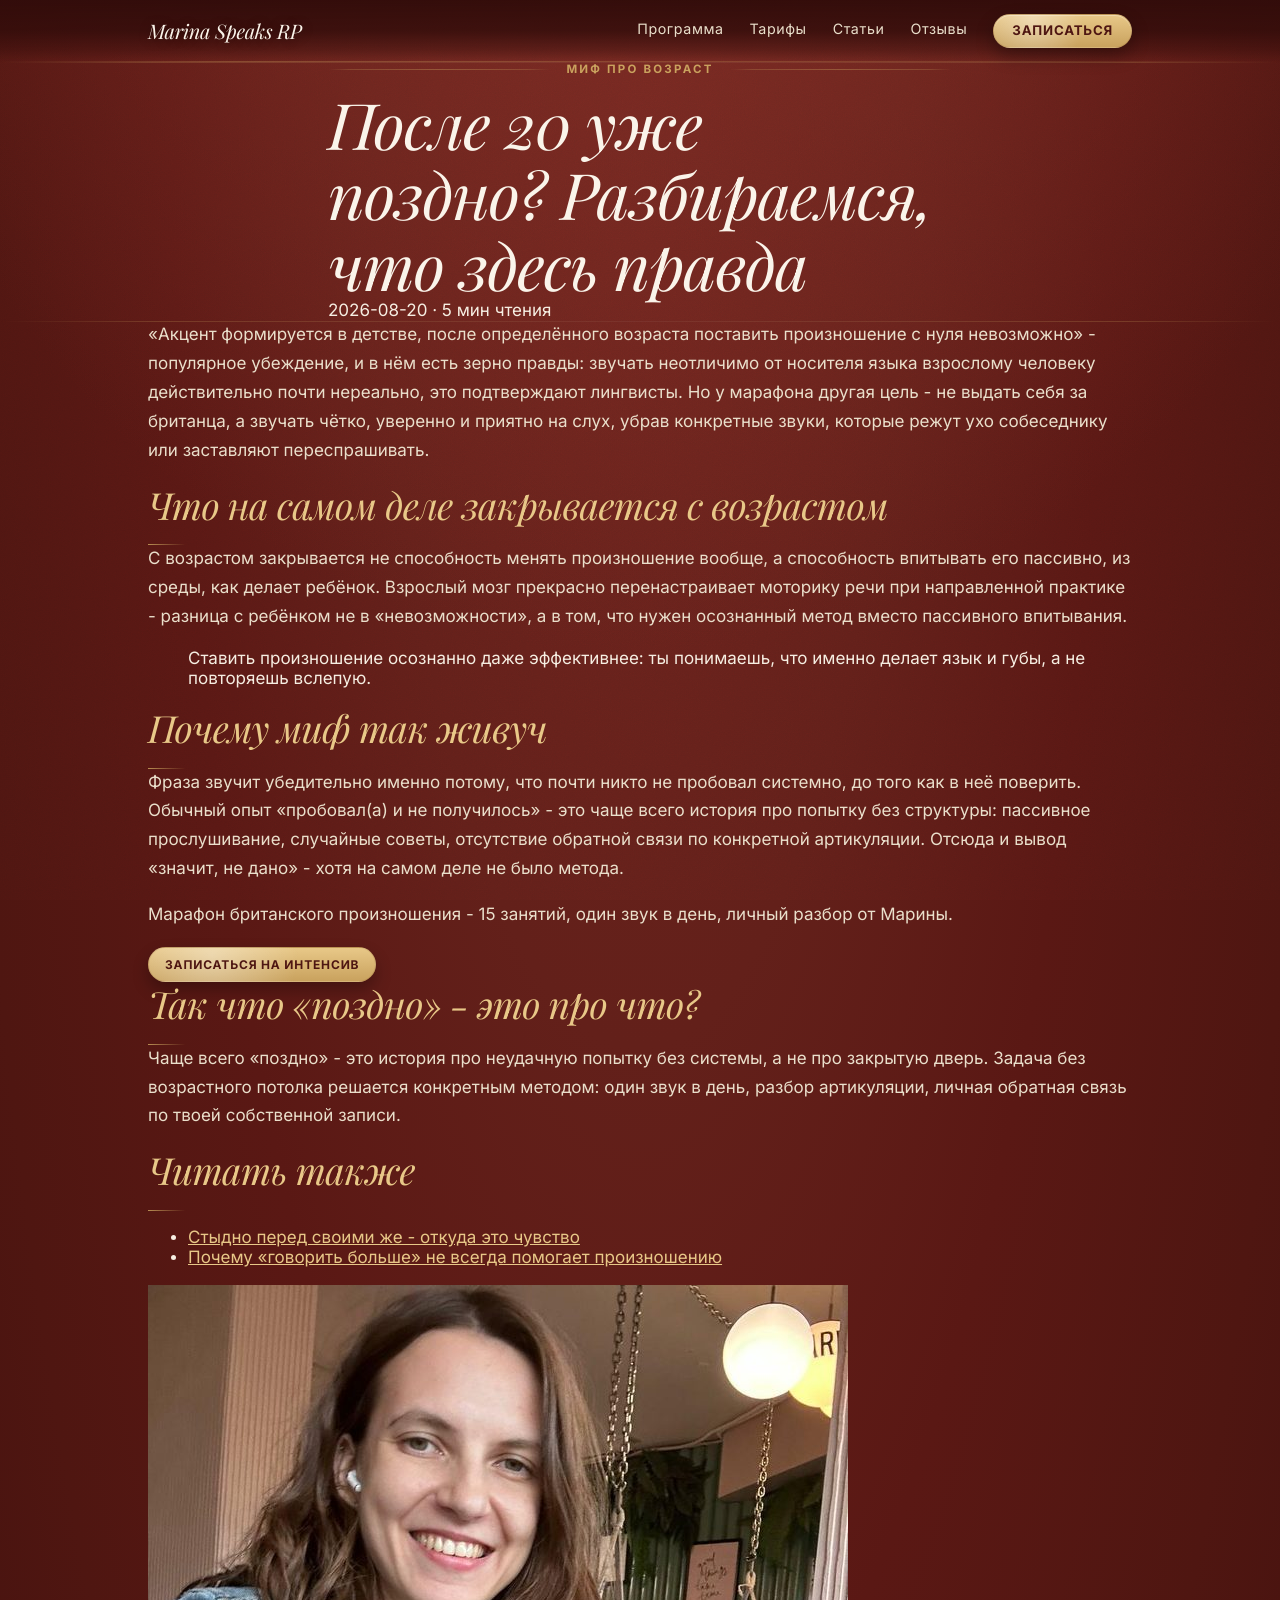
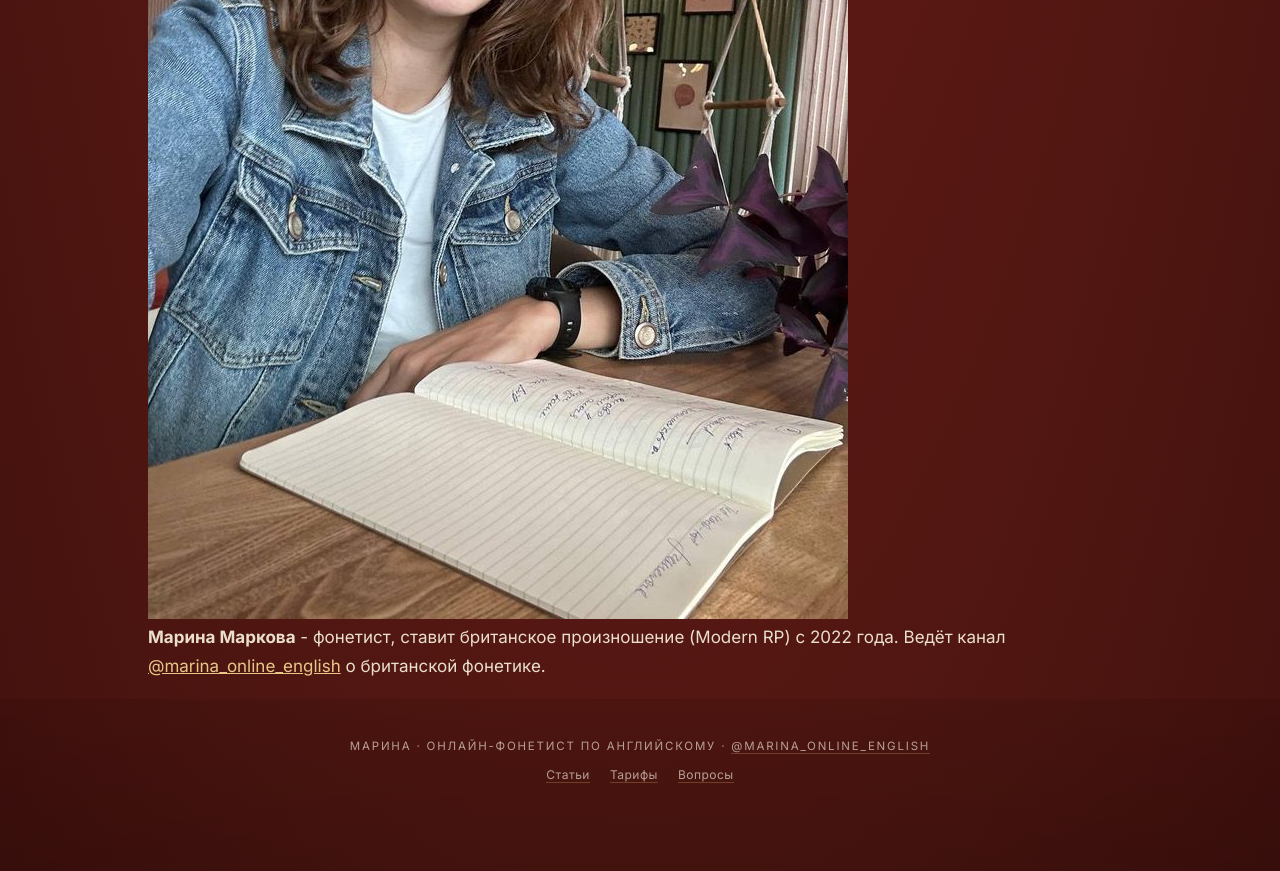
<file: articles/posle-20-let-pozdno.html>
<!doctype html>
<html lang="ru">
<head>
<meta charset="utf-8">
<meta name="viewport" content="width=device-width, initial-scale=1">
<title>После 20 поздно ставить произношение? Разбираемся, что здесь правда</title>
<meta name="description" content="Разбор популярного убеждения «акцент можно поставить только в детстве» - что в нём правда, а что мешает попробовать заново.">
<link rel="canonical" href="https://marinaspeaksrp.org/articles/posle-20-let-pozdno.html">
<meta property="og:type" content="article">
<meta property="og:title" content="После 20 поздно ставить произношение? Разбираемся, что здесь правда">
<meta property="og:description" content="Разбор популярного убеждения «акцент можно поставить только в детстве» - что в нём правда, а что мешает попробовать заново.">
<meta property="og:image" content="https://marinaspeaksrp.org/assets/img/og-cover.jpg">
<meta property="og:url" content="https://marinaspeaksrp.org/articles/posle-20-let-pozdno.html">
<meta name="twitter:card" content="summary_large_image">
<link rel="icon" type="image/png" href="/assets/img/favicon-32.png" sizes="32x32">
<link rel="apple-touch-icon" href="/assets/img/apple-touch-icon.png">
<link rel="icon" type="image/png" sizes="512x512" href="/assets/img/favicon-512.png">
<link rel="stylesheet" href="/assets/style.css">
</head>
<body>
<div class="bg-wrap">

<nav class="sitenav">
  <div class="wrap">
    <a class="brand" href="/">Marina Speaks RP</a>
    <div class="links">
      <a href="/#program">Программа</a>
      <a href="/#tariffs">Тарифы</a>
      <a href="/articles/">Статьи</a>
      <a href="/#testimonials">Отзывы</a>
      <a class="cta" href="https://t.me/Marinatoken_bot?start=waitlist" target="_blank" rel="noopener">Записаться</a>
    </div>
  </div>
</nav>

<section class="article-hero">
  <div class="wrap narrow">
    <div class="eyebrow"><div class="line"></div><span>Миф про возраст</span><div class="line"></div></div>
    <h1>После 20 уже поздно? Разбираемся, что здесь правда</h1>
    <div class="meta">2026-08-20 · 5 мин чтения</div>
  </div>
</section>

<section class="article-content">
  <div class="wrap">
    
<p>«Акцент формируется в детстве, после определённого возраста поставить произношение с нуля невозможно» - популярное убеждение, и в нём есть зерно правды: звучать неотличимо от носителя языка взрослому человеку действительно почти нереально, это подтверждают лингвисты. Но у марафона другая цель - не выдать себя за британца, а звучать чётко, уверенно и приятно на слух, убрав конкретные звуки, которые режут ухо собеседнику или заставляют переспрашивать.</p>

<h2>Что на самом деле закрывается с возрастом</h2>
<p>С возрастом закрывается не способность менять произношение вообще, а способность впитывать его пассивно, из среды, как делает ребёнок. Взрослый мозг прекрасно перенастраивает моторику речи при направленной практике - разница с ребёнком не в «невозможности», а в том, что нужен осознанный метод вместо пассивного впитывания.</p>

<blockquote>Ставить произношение осознанно даже эффективнее: ты понимаешь, что именно делает язык и губы, а не повторяешь вслепую.</blockquote>

<h2>Почему миф так живуч</h2>
<p>Фраза звучит убедительно именно потому, что почти никто не пробовал системно, до того как в неё поверить. Обычный опыт «пробовал(а) и не получилось» - это чаще всего история про попытку без структуры: пассивное прослушивание, случайные советы, отсутствие обратной связи по конкретной артикуляции. Отсюда и вывод «значит, не дано» - хотя на самом деле не было метода.</p>

<div class="inline-cta">
  <p>Марафон британского произношения - 15 занятий, один звук в день, личный разбор от Марины.</p>
  <a class="btn btn-primary btn-small" href="https://t.me/Marinatoken_bot?start=waitlist" target="_blank" rel="noopener">Записаться на интенсив</a>
</div>

<h2>Так что «поздно» - это про что?</h2>
<p>Чаще всего «поздно» - это история про неудачную попытку без системы, а не про закрытую дверь. Задача без возрастного потолка решается конкретным методом: один звук в день, разбор артикуляции, личная обратная связь по твоей собственной записи.</p>


    <div class="related">
      <h2>Читать также</h2>
      <ul class="related-list">
        <li><a href="/articles/stydno-pered-svoimi.html">Стыдно перед своими же - откуда это чувство</a></li>
<li><a href="/articles/govorit-bolshe-ne-pomogaet.html">Почему «говорить больше» не всегда помогает произношению</a></li>
      </ul>
    </div>

    
<div class="article-author">
  <img src="/assets/img/marina-portrait.jpg" alt="Марина">
  <p><strong>Марина Маркова</strong> - фонетист, ставит британское произношение (Modern RP) с 2022 года. Ведёт канал <a href="https://t.me/marina_online_english" target="_blank" rel="noopener">@marina_online_english</a> о британской фонетике.</p>
</div>

  </div>
</section>

<footer>
  <div class="brand">МАРИНА · ОНЛАЙН-ФОНЕТИСТ ПО АНГЛИЙСКОМУ · <a href="https://t.me/marina_online_english" target="_blank" rel="noopener">@marina_online_english</a></div>
  <div class="foot-links"><a href="/articles/">Статьи</a><a href="/#tariffs">Тарифы</a><a href="/#faq">Вопросы</a></div>
</footer>

</div>
<script src="/assets/main.js"></script>
</body>
</html>
</file>
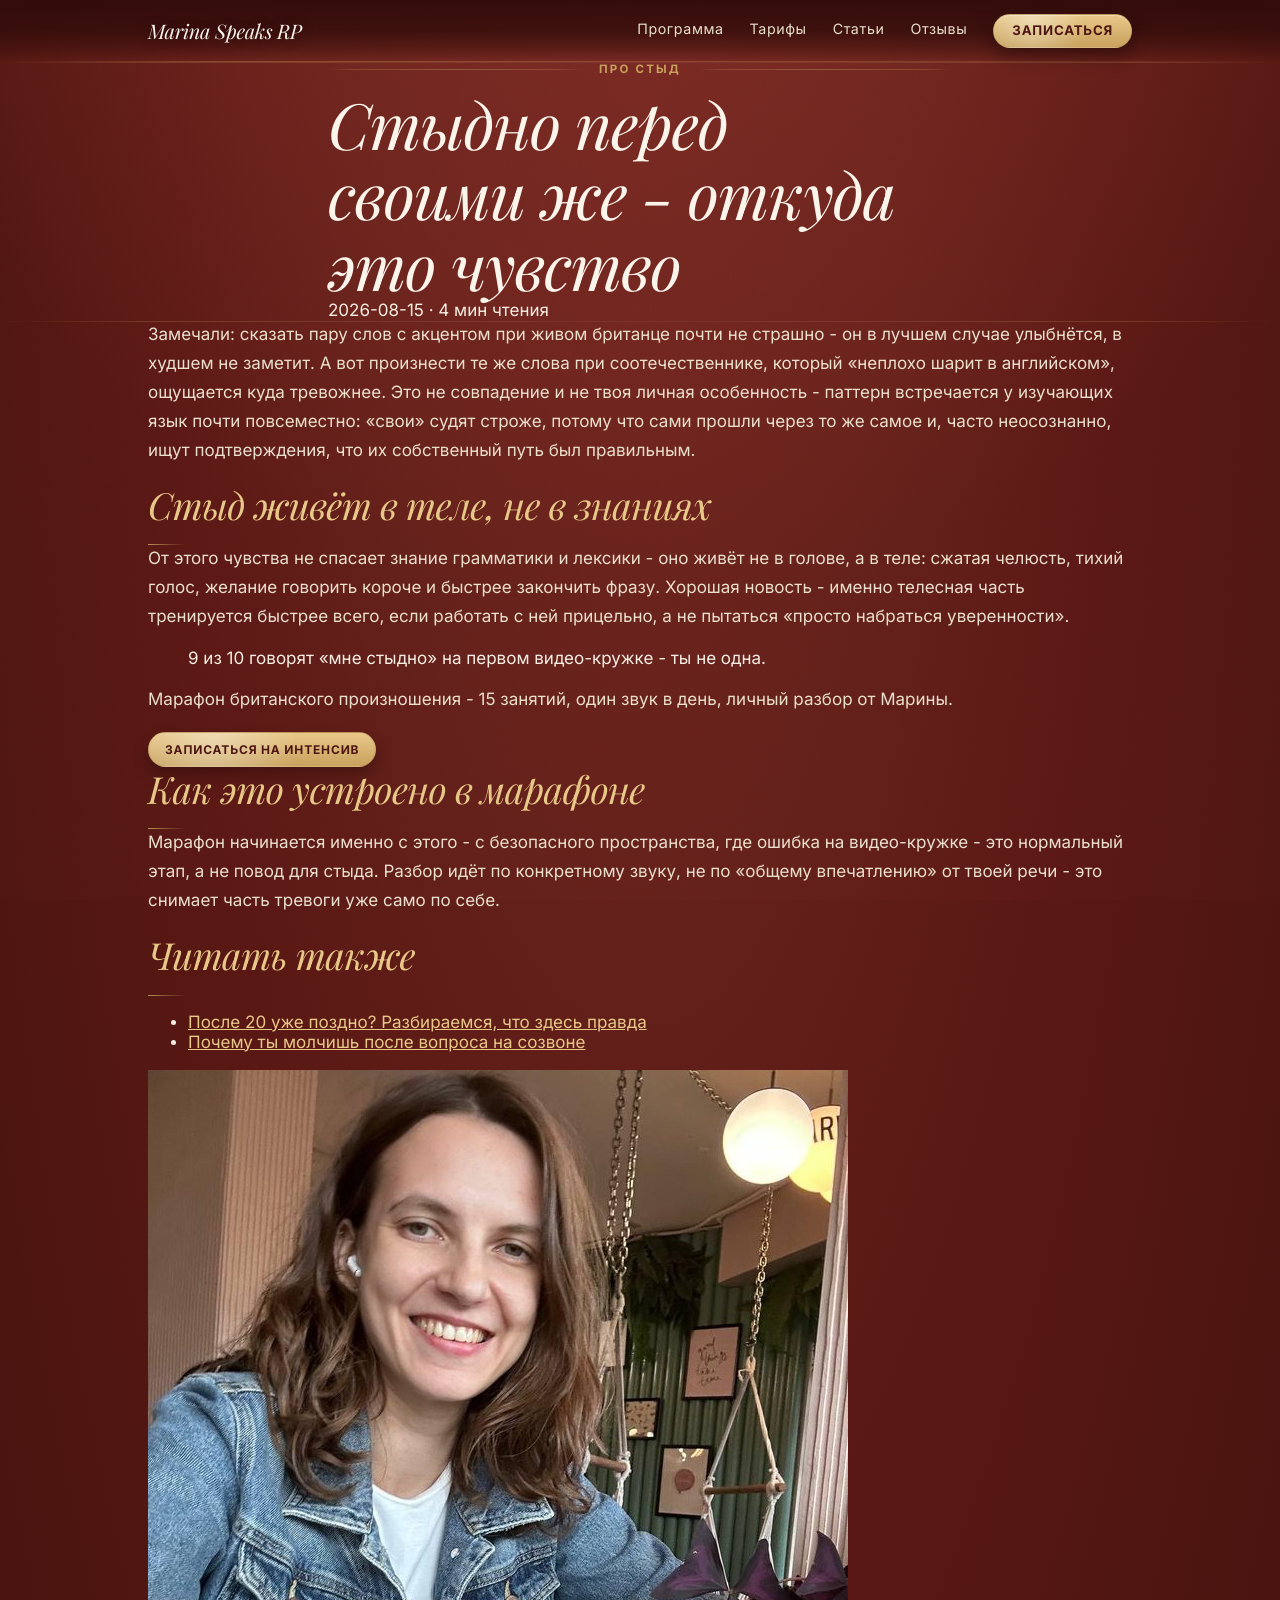
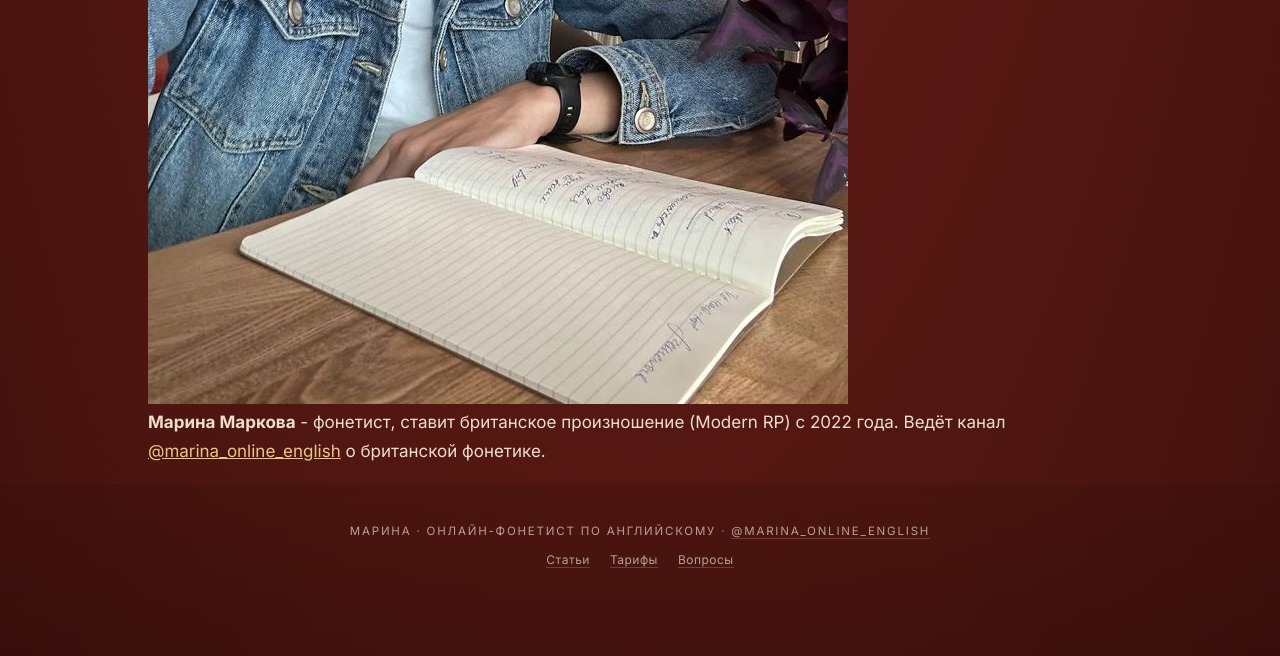
<file: articles/stydno-pered-svoimi.html>
<!doctype html>
<html lang="ru">
<head>
<meta charset="utf-8">
<meta name="viewport" content="width=device-width, initial-scale=1">
<title>Стыдно перед своими же - откуда берётся это чувство</title>
<meta name="description" content="Забавный, но реальный паттерн: строже всего произношение оценивают не носители языка, а такие же изучающие. Разбор, откуда это чувство и что с ним делать.">
<link rel="canonical" href="https://marinaspeaksrp.org/articles/stydno-pered-svoimi.html">
<meta property="og:type" content="article">
<meta property="og:title" content="Стыдно перед своими же - откуда берётся это чувство">
<meta property="og:description" content="Забавный, но реальный паттерн: строже всего произношение оценивают не носители языка, а такие же изучающие. Разбор, откуда это чувство и что с ним делать.">
<meta property="og:image" content="https://marinaspeaksrp.org/assets/img/og-cover.jpg">
<meta property="og:url" content="https://marinaspeaksrp.org/articles/stydno-pered-svoimi.html">
<meta name="twitter:card" content="summary_large_image">
<link rel="icon" type="image/png" href="/assets/img/favicon-32.png" sizes="32x32">
<link rel="apple-touch-icon" href="/assets/img/apple-touch-icon.png">
<link rel="icon" type="image/png" sizes="512x512" href="/assets/img/favicon-512.png">
<link rel="stylesheet" href="/assets/style.css">
</head>
<body>
<div class="bg-wrap">

<nav class="sitenav">
  <div class="wrap">
    <a class="brand" href="/">Marina Speaks RP</a>
    <div class="links">
      <a href="/#program">Программа</a>
      <a href="/#tariffs">Тарифы</a>
      <a href="/articles/">Статьи</a>
      <a href="/#testimonials">Отзывы</a>
      <a class="cta" href="https://t.me/Marinatoken_bot?start=waitlist" target="_blank" rel="noopener">Записаться</a>
    </div>
  </div>
</nav>

<section class="article-hero">
  <div class="wrap narrow">
    <div class="eyebrow"><div class="line"></div><span>Про стыд</span><div class="line"></div></div>
    <h1>Стыдно перед своими же - откуда это чувство</h1>
    <div class="meta">2026-08-15 · 4 мин чтения</div>
  </div>
</section>

<section class="article-content">
  <div class="wrap">
    
<p>Замечали: сказать пару слов с акцентом при живом британце почти не страшно - он в лучшем случае улыбнётся, в худшем не заметит. А вот произнести те же слова при соотечественнике, который «неплохо шарит в английском», ощущается куда тревожнее. Это не совпадение и не твоя личная особенность - паттерн встречается у изучающих язык почти повсеместно: «свои» судят строже, потому что сами прошли через то же самое и, часто неосознанно, ищут подтверждения, что их собственный путь был правильным.</p>

<h2>Стыд живёт в теле, не в знаниях</h2>
<p>От этого чувства не спасает знание грамматики и лексики - оно живёт не в голове, а в теле: сжатая челюсть, тихий голос, желание говорить короче и быстрее закончить фразу. Хорошая новость - именно телесная часть тренируется быстрее всего, если работать с ней прицельно, а не пытаться «просто набраться уверенности».</p>

<blockquote>9 из 10 говорят «мне стыдно» на первом видео-кружке - ты не одна.</blockquote>

<div class="inline-cta">
  <p>Марафон британского произношения - 15 занятий, один звук в день, личный разбор от Марины.</p>
  <a class="btn btn-primary btn-small" href="https://t.me/Marinatoken_bot?start=waitlist" target="_blank" rel="noopener">Записаться на интенсив</a>
</div>

<h2>Как это устроено в марафоне</h2>
<p>Марафон начинается именно с этого - с безопасного пространства, где ошибка на видео-кружке - это нормальный этап, а не повод для стыда. Разбор идёт по конкретному звуку, не по «общему впечатлению» от твоей речи - это снимает часть тревоги уже само по себе.</p>


    <div class="related">
      <h2>Читать также</h2>
      <ul class="related-list">
        <li><a href="/articles/posle-20-let-pozdno.html">После 20 уже поздно? Разбираемся, что здесь правда</a></li>
<li><a href="/articles/molchish-na-sozvone.html">Почему ты молчишь после вопроса на созвоне</a></li>
      </ul>
    </div>

    
<div class="article-author">
  <img src="/assets/img/marina-portrait.jpg" alt="Марина">
  <p><strong>Марина Маркова</strong> - фонетист, ставит британское произношение (Modern RP) с 2022 года. Ведёт канал <a href="https://t.me/marina_online_english" target="_blank" rel="noopener">@marina_online_english</a> о британской фонетике.</p>
</div>

  </div>
</section>

<footer>
  <div class="brand">МАРИНА · ОНЛАЙН-ФОНЕТИСТ ПО АНГЛИЙСКОМУ · <a href="https://t.me/marina_online_english" target="_blank" rel="noopener">@marina_online_english</a></div>
  <div class="foot-links"><a href="/articles/">Статьи</a><a href="/#tariffs">Тарифы</a><a href="/#faq">Вопросы</a></div>
</footer>

</div>
<script src="/assets/main.js"></script>
</body>
</html>
</file>
<file: assets/style.css>
@font-face { font-family:'Inter'; font-style:normal; font-weight:400; src:url('/assets/fonts/inter-regular-cyr.woff2') format('woff2'); unicode-range: U+0301,U+0400-045F,U+0490-0491,U+04B0-04B1,U+2116; }
@font-face { font-family:'Inter'; font-style:normal; font-weight:400; src:url('/assets/fonts/inter-regular-lat.woff2') format('woff2'); unicode-range: U+0000-00FF,U+0131,U+0152-0153,U+02BB-02BC,U+2000-206F,U+2122; }
@font-face { font-family:'Inter'; font-style:normal; font-weight:700; src:url('/assets/fonts/inter-bold-cyr.woff2') format('woff2'); unicode-range: U+0301,U+0400-045F,U+0490-0491,U+04B0-04B1,U+2116; }
@font-face { font-family:'Inter'; font-style:normal; font-weight:700; src:url('/assets/fonts/inter-bold-lat.woff2') format('woff2'); unicode-range: U+0000-00FF,U+0131,U+0152-0153,U+02BB-02BC,U+2000-206F,U+2122; }
@font-face { font-family:'Playfair Display'; font-style:italic; font-weight:400; src:url('/assets/fonts/playfair-italic-cyr.woff2') format('woff2'); unicode-range: U+0301,U+0400-045F,U+0490-0491,U+04B0-04B1,U+2116; }
@font-face { font-family:'Playfair Display'; font-style:italic; font-weight:400; src:url('/assets/fonts/playfair-italic-lat.woff2') format('woff2'); unicode-range: U+0000-00FF,U+0131,U+0152-0153,U+02BB-02BC,U+2000-206F,U+2122; }
@font-face { font-family:'Playfair Display'; font-style:italic; font-weight:700; src:url('/assets/fonts/playfair-bolditalic-cyr.woff2') format('woff2'); unicode-range: U+0301,U+0400-045F,U+0490-0491,U+04B0-04B1,U+2116; }
@font-face { font-family:'Playfair Display'; font-style:italic; font-weight:700; src:url('/assets/fonts/playfair-bolditalic-lat.woff2') format('woff2'); unicode-range: U+0000-00FF,U+0131,U+0152-0153,U+02BB-02BC,U+2000-206F,U+2122; }

:root{
  --bg-top:#6f241e;
  --bg-mid:#5a1814;
  --bg-bottom:#43110e;
  --panel:rgba(18,6,6,0.28);
  --panel-soft:rgba(18,6,6,0.18);
  --panel-strong:rgba(18,6,6,0.38);
  --border-gold:rgba(201,162,94,0.52);
  --border-gold-soft:rgba(201,162,94,0.34);
  --card-shadow:0 8px 22px rgba(20,4,4,0.32);
  --card-shadow-hover:0 16px 40px rgba(20,4,4,0.42);
  --shadow-tight:0 4px 14px rgba(20,4,4,0.28);
  --gold:#c9a25e;
  --gold-light:#e8c888;
  --cream:#f6eee2;
  --cream-soft:#eadfcb;
  --cream-muted:rgba(246,238,226,0.64);
  --accent-warm:#a8493c;
  --pain-border:var(--accent-warm);
  --cream-panel:#faf4ea;
  --cream-panel-text:#4e1612;
  --radius-card:10px;
  --radius-card-lg:12px;
  --wrap:1040px;
  --gutter:28px;
  --hairline:rgba(246,238,226,0.08);
  --ease-out:cubic-bezier(.22,.7,.25,1);
}

*{box-sizing:border-box}
html{scroll-behavior:smooth;font-size:17px}
body{margin:0;font-family:'Inter','Segoe UI',Arial,sans-serif;background:var(--bg-bottom);color:var(--cream);-webkit-font-smoothing:antialiased;-moz-osx-font-smoothing:grayscale;text-rendering:geometricPrecision;overflow-x:hidden}
::selection{background:rgba(201,162,94,.28);color:var(--cream)}

.bg-wrap{
  position:relative;
  background:radial-gradient(ellipse 120% 70% at 50% -10%,#7c2c24 0%,transparent 52%),radial-gradient(ellipse at top,var(--bg-top) 0%,#63201a 30%,var(--bg-mid) 52%,#4f1611 76%,var(--bg-bottom) 100%);
}

.bg-wrap::before{
  content:'';
  position:fixed;
  inset:0;
  z-index:0;
  pointer-events:none;
  opacity:.09;
  mix-blend-mode:overlay;
  background-image:url("data:image/svg+xml,%3Csvg xmlns='http://www.w3.org/2000/svg' width='300' height='300'%3E%3Cfilter id='n'%3E%3CfeTurbulence type='fractalNoise' baseFrequency='0.85' numOctaves='3' stitchTiles='stitch'/%3E%3C/filter%3E%3Crect width='100%25' height='100%25' filter='url(%23n)'/%3E%3C/svg%3E");
  background-size:280px 280px;
}

section{position:relative;overflow:hidden}
section:not(.hero):not(.curriculum):not(.final-cta)::before{
  content:'';
  position:absolute;
  left:0;
  right:0;
  top:0;
  height:1px;
  background:linear-gradient(to right,transparent 0%,var(--border-gold-soft) 12%,var(--hairline) 50%,var(--border-gold-soft) 88%,transparent 100%);
  opacity:.7;
  pointer-events:none;
}

.wrap{position:relative;z-index:1;width:100%;max-width:var(--wrap);margin:0 auto;padding:0 var(--gutter)}
.narrow{max-width:680px}

.ambient-light{
  position:fixed;
  top:50%;
  left:50%;
  z-index:0;
  pointer-events:none;
  width:1200px;
  height:1200px;
  margin:-600px 0 0 -600px;
  background:radial-gradient(circle,rgba(232,200,136,.13) 0%,rgba(232,200,136,.04) 40%,transparent 66%);
  animation:ambient-drift 32s ease-in-out infinite alternate;
  will-change:transform;
}

@keyframes ambient-drift{
  0%{transform:translate(-24%,-18%) scale(1)}
  50%{transform:translate(18%,22%) scale(1.08)}
  100%{transform:translate(-10%,-28%) scale(.97)}
}

.watermark{
  position:absolute;
  z-index:0;
  font-family:'Playfair Display',Georgia,serif;
  font-style:italic;
  color:rgba(246,238,226,.075);
  pointer-events:none;
  line-height:1;
  user-select:none;
  animation:watermark-float var(--dur,14s) ease-in-out infinite alternate;
  animation-delay:var(--delay,0s);
}

@keyframes watermark-float{
  0%{transform:translate(0,0) rotate(0deg)}
  50%{transform:translate(16px,-22px) rotate(4deg)}
  100%{transform:translate(-14px,16px) rotate(-4deg)}
}

.reveal{opacity:0;transform:translateY(22px);transition:opacity .8s var(--ease-out),transform .8s var(--ease-out)}
.reveal.is-visible{opacity:1;transform:none}

.eyebrow{position:relative;display:flex;align-items:center;gap:16px;margin:0 0 14px}
.eyebrow .line{flex:1 1 0;min-width:28px;height:1px;background:linear-gradient(to right,transparent 0%,var(--border-gold-soft) 10%,var(--border-gold) 50%,var(--border-gold-soft) 90%,transparent 100%);opacity:.75}
.eyebrow span{font-size:11.5px;letter-spacing:2.2px;color:var(--gold);font-weight:700;white-space:nowrap;text-transform:uppercase}
.eyebrow.center{justify-content:center}
.eyebrow-num{font-family:'Playfair Display',Georgia,serif;font-style:italic;font-weight:700;font-size:14px;letter-spacing:.4px;color:var(--gold-light);opacity:.9;flex-shrink:0;font-variant-numeric:tabular-nums}

h1,h2,h3{font-family:'Playfair Display',Georgia,serif;font-style:italic;font-weight:400;color:var(--cream-panel);margin:0;text-wrap:balance;letter-spacing:-.018em}
h1{font-size:clamp(2.15rem,5vw,3.85rem);line-height:1.1}
h1 em{position:relative;color:var(--gold-light);font-style:italic;font-weight:700}
h1 em::after{content:'';position:absolute;left:0;right:0;bottom:.06em;height:.07em;background:currentColor;opacity:.38;border-radius:1px}
h2{font-size:clamp(1.55rem,3.1vw,2.2rem);color:var(--gold-light);line-height:1.22}
h2::after{content:'';display:block;width:42px;height:1px;margin-top:16px;background:linear-gradient(to right,var(--gold),transparent 90%);opacity:.85}
.curriculum h2::after,.final-cta h1::after{margin-left:auto;margin-right:auto;background:var(--gold);width:36px;opacity:.7}
.final-cta h1::after{content:'';display:block;height:1px;margin-top:22px}
.about h2::after{display:none}
h3{font-size:1.22rem;color:var(--gold-light);font-style:italic;letter-spacing:-.01em}

p{margin:0 0 1em;line-height:1.7;color:var(--cream-soft)}
.lead{max-width:38em;font-size:1.12rem;color:var(--cream-soft);line-height:1.72}
.center{text-align:center}
.mx-auto{margin-left:auto;margin-right:auto}
a{color:var(--gold-light)}
a:hover{color:var(--gold)}
a:focus-visible,.btn:focus-visible,button:focus-visible,summary:focus-visible{outline:2px solid rgba(232,200,136,.95);outline-offset:3px}

/* --- Top nav --- */
.sitenav{position:sticky;top:0;z-index:40;padding:14px 0;background:linear-gradient(to bottom,rgba(49,12,10,.96) 0%,rgba(49,12,10,.82) 50%,rgba(49,12,10,.4) 80%,rgba(49,12,10,0) 100%)}
.sitenav::after{content:'';position:absolute;left:0;right:0;bottom:0;height:1px;background:linear-gradient(to right,transparent 0%,rgba(201,162,94,.32) 18%,rgba(201,162,94,.18) 82%,transparent 100%);pointer-events:none}
.sitenav .wrap{display:flex;align-items:center;justify-content:space-between;gap:24px;flex-wrap:wrap}
.sitenav .brand{font-family:'Playfair Display',Georgia,serif;font-style:italic;color:var(--cream-panel);font-size:1.18rem;text-decoration:none;letter-spacing:-.015em;text-shadow:0 1px 12px rgba(0,0,0,.4)}
.sitenav .brand:hover{color:var(--gold-light)}
.nav-right{position:relative;display:flex;align-items:center;justify-content:flex-end;gap:26px;flex-wrap:wrap}
.nav-toggle{display:none;align-items:center;justify-content:center;gap:4px;width:38px;height:34px;padding:0;border:1px solid var(--border-gold-soft);border-radius:8px;background:transparent;cursor:pointer;flex-direction:column}
.nav-toggle span{display:block;width:18px;height:1.5px;background:var(--cream-soft);transition:transform 200ms var(--ease-out),opacity 200ms var(--ease-out)}
.nav-toggle[aria-expanded="true"] span:nth-child(1){transform:translateY(5.5px) rotate(45deg)}
.nav-toggle[aria-expanded="true"] span:nth-child(2){opacity:0}
.nav-toggle[aria-expanded="true"] span:nth-child(3){transform:translateY(-5.5px) rotate(-45deg)}
.links{display:flex;align-items:center;justify-content:flex-end;gap:26px;flex-wrap:wrap}
.links a{position:relative;color:var(--cream-soft);text-decoration:none;font-size:.84rem;letter-spacing:.04em;padding-bottom:3px}
.links a::after{content:'';position:absolute;left:0;right:100%;bottom:0;height:1px;background:var(--gold-light);transition:right .28s var(--ease-out);opacity:.95}
.links a:hover{color:var(--gold-light)}
.links a:hover::after{right:0}
.sitenav .cta{color:var(--cream-panel-text);text-decoration:none;background:radial-gradient(circle at 28% 18%,rgba(255,255,255,.38),transparent 50%),linear-gradient(180deg,var(--gold-light),var(--gold));padding:8px 18px;border:1px solid rgba(90,40,10,.12);border-radius:999px;font-weight:700;font-size:.78rem;letter-spacing:.06em;text-transform:uppercase;box-shadow:0 8px 18px rgba(0,0,0,.32),inset 0 1px 0 rgba(255,255,255,.32);transition:transform .16s var(--ease-out),filter .16s ease}
.sitenav .cta:hover{filter:brightness(1.04);transform:translateY(-1px)}
@media (max-width:820px){
  .nav-toggle{display:flex}
  .links{gap:0;position:absolute;top:100%;right:var(--gutter);flex-direction:column;align-items:stretch;min-width:180px;margin-top:6px;padding:8px;border:1px solid var(--border-gold-soft);border-radius:10px;background:linear-gradient(180deg,#3a0f0c 0%,#2c0c0a 100%);box-shadow:0 20px 40px rgba(0,0,0,.45);opacity:0;visibility:hidden;transform:translateY(-6px);transition:opacity 180ms var(--ease-out),transform 180ms var(--ease-out),visibility 180ms}
  .links.open{opacity:1;visibility:visible;transform:translateY(0)}
  .links a{display:block;padding:11px 12px;white-space:nowrap}
}

/* --- Hero --- */
.hero{padding:38px 0 48px;text-align:center}
.hero::after{content:'';position:absolute;inset:-40px 0 -80px;z-index:0;pointer-events:none;background:radial-gradient(880px 480px at 28% 18%,rgba(232,200,136,.09),transparent 62%),radial-gradient(760px 440px at 72% 48%,rgba(0,0,0,.24),transparent 66%);opacity:.95}

.hero-scene{
  position:absolute;
  inset:0;
  z-index:0;
  pointer-events:none;
  background-repeat:no-repeat;
  background-size:cover;
  background-position:right 88%;
  opacity:.76;
  filter:saturate(.94) brightness(.92) contrast(1.04) sepia(.1);
  -webkit-mask-image:linear-gradient(to right,transparent 0%,transparent 34%,rgba(0,0,0,.5) 50%,rgba(0,0,0,.9) 62%,black 76%,black 100%);
  mask-image:linear-gradient(to right,transparent 0%,transparent 34%,rgba(0,0,0,.5) 50%,rgba(0,0,0,.9) 62%,black 76%,black 100%);
  animation:scene-in 2.4s ease-out .1s both;
}

.hero-scene::before{
  content:'';
  position:absolute;
  inset:0;
  pointer-events:none;
  background:linear-gradient(90deg,rgba(18,8,10,.98) 0%,rgba(18,8,10,.94) 16%,rgba(18,8,10,.78) 28%,rgba(18,8,10,.42) 42%,rgba(18,8,10,.14) 54%,rgba(18,8,10,0) 68%),radial-gradient(1200px 680px at 72% 30%,rgba(232,200,136,.14),transparent 62%),radial-gradient(1100px 720px at 50% 55%,rgba(0,0,0,.3),transparent 68%),linear-gradient(to top,rgba(10,6,7,.58) 0%,rgba(10,6,7,.18) 30%,transparent 56%);
}

@keyframes scene-in{from{opacity:0;transform:scale(1.04)}to{opacity:.76;transform:scale(1)}}

.hero-scene-fade-top,.hero-scene-fade-bottom{position:absolute;left:0;right:0;z-index:0;pointer-events:none}
.hero-scene-fade-top{top:0;height:120px;background:linear-gradient(to bottom,var(--bg-top) 0%,transparent 100%)}
.hero-scene-fade-bottom{bottom:0;height:160px;background:linear-gradient(to top,var(--bg-mid) 0%,transparent 100%)}

/* --- Secondary British-scene backgrounds (same recipe as hero-scene, deliberately fainter) --- */
.section-scene{
  position:absolute;
  inset:0;
  z-index:0;
  pointer-events:none;
  background-repeat:no-repeat;
  background-size:cover;
  opacity:.5;
  filter:saturate(.8) brightness(.82) contrast(1.02) sepia(.14);
}
.section-scene--right{
  background-position:right 30%;
  -webkit-mask-image:radial-gradient(ellipse 68% 54% at 102% 50%,black 0%,black 30%,rgba(0,0,0,.5) 55%,transparent 86%);
  mask-image:radial-gradient(ellipse 68% 54% at 102% 50%,black 0%,black 30%,rgba(0,0,0,.5) 55%,transparent 86%);
}
.section-scene--left{
  background-position:left 30%;
  -webkit-mask-image:radial-gradient(ellipse 68% 54% at -2% 50%,black 0%,black 30%,rgba(0,0,0,.5) 55%,transparent 86%);
  mask-image:radial-gradient(ellipse 68% 54% at -2% 50%,black 0%,black 30%,rgba(0,0,0,.5) 55%,transparent 86%);
}
@media (max-width:760px){
  .section-scene{opacity:.32}
}

.hero-grid{
  position:relative;
  z-index:1;
  display:grid;
  grid-template-columns:minmax(0,1.32fr) minmax(300px,.68fr);
  column-gap:48px;
  align-items:center;
  text-align:left;
}

.hero-copy{min-width:0;padding:12px 0}
.articulation-diagram{display:block;width:62px;height:auto;margin:0 0 9px;opacity:.68}

.hero-visual{position:relative;z-index:2;display:flex;flex-direction:column;align-items:center;justify-content:center;min-width:0;text-align:center}
.hero-visual::before{content:'';position:absolute;top:-140px;left:-15%;right:-40%;height:380px;z-index:0;pointer-events:none;background:radial-gradient(closest-side,rgba(10,6,7,.86),rgba(10,6,7,.6) 55%,rgba(10,6,7,.22) 75%,transparent 88%)}

.hero-portrait{position:relative;z-index:5;display:block;width:250px;height:308px;margin:0 auto 18px;padding:0;border:0;background:none;font:inherit;cursor:pointer;-webkit-appearance:none;appearance:none;animation:portrait-in 1.1s var(--ease-out) .45s both;transition:transform 220ms var(--ease-out)}
@keyframes portrait-in{from{opacity:0;transform:scale(.94) translateY(8px)}to{opacity:1;transform:none}}
.hero-portrait:focus-visible{outline:2px solid var(--gold-light);outline-offset:6px;border-radius:50%}
.hero-portrait::before{content:'';position:absolute;inset:-11px;border-radius:50%;border:1px solid rgba(201,162,94,.42);pointer-events:none;transition:border-color 220ms var(--ease-out),box-shadow 220ms var(--ease-out)}
.hero-portrait::after{content:'';position:absolute;inset:-18px;border-radius:50%;pointer-events:none;border:1px solid rgba(201,162,94,.16);background:conic-gradient(from 200deg,transparent 0 18%,rgba(232,200,136,.16) 26%,transparent 38%,transparent 100%);opacity:.85;-webkit-mask:radial-gradient(farthest-side,transparent calc(100% - 2px),#000 calc(100% - 1px));mask:radial-gradient(farthest-side,transparent calc(100% - 2px),#000 calc(100% - 1px))}
.hero-portrait img{display:block;width:100%;height:100%;border:3px solid var(--gold);border-radius:50%;object-fit:cover;object-position:center 18%;box-shadow:0 22px 48px rgba(0,0,0,.48),0 0 0 7px rgba(67,17,14,.55),inset 0 1px 0 rgba(255,255,255,.14)}
.hero-portrait__note{position:absolute;right:2%;bottom:6%;z-index:6;display:flex;align-items:center;justify-content:center;width:38px;height:38px;border-radius:50%;border:1px solid var(--gold);background:radial-gradient(circle at 32% 28%,rgba(232,200,136,.35),transparent 52%),radial-gradient(circle at 50% 55%,#7a3228,#3e100d);color:var(--gold-light);box-shadow:0 6px 16px rgba(0,0,0,.4);opacity:.7;transform:scale(.92);transition:opacity 220ms var(--ease-out),transform 220ms var(--ease-out);animation:note-breathe 3.2s ease-in-out infinite}
.hero-portrait__note svg{width:52%;height:52%}
@keyframes note-breathe{0%,100%{opacity:.7;transform:scale(.92)}50%{opacity:.95;transform:scale(1)}}
@media (hover:hover){
  .hero-portrait:hover{transform:scale(1.035)}
  .hero-portrait:hover::before{border-color:var(--gold-light);box-shadow:0 0 0 5px rgba(201,162,94,.16)}
  .hero-portrait:hover .hero-portrait__note{opacity:1;transform:scale(1.12)}
}
.hero-portrait[aria-pressed="true"]::before{animation:seal-glow-ring 1.6s ease-in-out infinite}
.hero-portrait[aria-pressed="true"] .hero-portrait__note{opacity:1;animation:note-breathe .7s ease-in-out infinite}
@keyframes seal-glow-ring{0%,100%{box-shadow:0 0 0 0 rgba(232,200,136,0)}50%{box-shadow:0 0 0 8px rgba(232,200,136,.28)}}

.hero-portrait-caption{display:flex;align-items:center;justify-content:center;gap:9px;width:max-content;max-width:100%;margin:0 auto;padding:6px 13px;border-radius:999px;background:rgba(20,6,6,.68);font-size:12.5px;color:var(--cream);letter-spacing:.35px;text-shadow:0 1px 6px rgba(0,0,0,.6)}
.deco-flag-badge{display:inline-flex;align-items:center;justify-content:center;flex-shrink:0;width:32px;height:32px;padding:0;border-radius:50%;border:1px solid var(--gold);background:var(--bg-mid);overflow:hidden;box-shadow:0 2px 8px rgba(0,0,0,.4),inset 0 1px 0 rgba(255,255,255,.1);cursor:pointer;-webkit-appearance:none;appearance:none;transition:transform 200ms ease,box-shadow 200ms ease,border-color 200ms ease}
.deco-flag-badge svg{width:68%;height:68%}
.deco-flag-badge:focus-visible{outline:2px solid var(--gold-light);outline-offset:3px}
@media (hover:hover){.deco-flag-badge:hover{transform:scale(1.18);border-color:var(--gold-light);box-shadow:0 9px 20px rgba(20,4,4,.5),0 0 0 4px rgba(201,162,94,.18)}}
.deco-flag-badge[aria-pressed="true"]{animation:seal-glow-ring 1.6s ease-in-out infinite}

.speech-bubble{position:relative;z-index:3;display:block;align-self:center;width:max-content;max-width:168px;margin:0 0 12px;padding:11px 15px;border:1px solid rgba(201,162,94,.85);border-radius:14px 14px 14px 3px;background:radial-gradient(circle at 28% 18%,rgba(255,255,255,.5),transparent 58%),var(--cream-panel);color:var(--cream-panel-text);text-align:center;font:inherit;box-shadow:0 14px 30px rgba(0,0,0,.28),inset 0 1px 0 rgba(255,255,255,.7);animation:bubble-in .75s var(--ease-out) .9s both;transform:rotate(1.5deg);cursor:pointer;-webkit-appearance:none;appearance:none;transition:transform 220ms var(--ease-out),box-shadow 220ms var(--ease-out)}
@keyframes bubble-in{from{opacity:0;transform:rotate(1.5deg) translateY(8px)}to{opacity:1;transform:rotate(1.5deg) translateY(0)}}
.speech-bubble:focus-visible{outline:2px solid var(--gold-light);outline-offset:3px}
.speech-bubble::after{content:'';position:absolute;left:18px;bottom:-8px;width:14px;height:14px;border-left:1px solid rgba(201,162,94,.85);border-bottom:1px solid rgba(201,162,94,.85);border-radius:0 0 0 2px;background:var(--cream-panel);transform:rotate(-45deg)}
.sb-text{display:block;font-family:'Inter',sans-serif;font-weight:700;font-size:.84rem;line-height:1.3;letter-spacing:-.01em}
.sb-ipa{display:block;margin-top:4px;font-family:'Playfair Display',Georgia,serif;font-style:italic;color:var(--pain-border);font-size:.8rem}
@media (hover:hover){.speech-bubble:hover{transform:rotate(1.5deg) scale(1.05);box-shadow:0 18px 38px rgba(0,0,0,.34)}}
.speech-bubble[aria-pressed="true"]{animation:bubble-rock .45s ease-in-out infinite alternate}
@keyframes bubble-rock{from{transform:rotate(-2.5deg)}to{transform:rotate(4.5deg)}}

.hero .lead{max-width:48ch;margin:14px 0 0}
.hero .cta-row{justify-content:flex-start;align-items:center;margin-top:20px}
.hero .eyebrow{justify-content:flex-start}
.hero h1{max-width:15ch;font-size:clamp(2.2rem,3.85vw,3.25rem)}
.hero h1::after{display:none}

.hero-proof-row{
  display:grid;
  grid-template-columns:repeat(3,minmax(0,1fr));
  max-width:560px;
  margin:22px 0 0;
  border-top:1px solid rgba(201,162,94,.25);
  border-bottom:1px solid rgba(201,162,94,.18);
}

.hero-proof{
  display:flex;
  align-items:center;
  gap:8px;
  min-width:0;
  padding:11px 12px;
  border-right:1px solid rgba(201,162,94,.16);
}

.hero-proof:last-child{border-right:none}
.hero-proof strong{display:block;color:var(--gold-light);font-family:'Playfair Display',Georgia,serif;font-size:1.45rem;font-style:italic;line-height:1}
.hero-proof span{color:var(--cream-muted);font-size:10.5px;line-height:1.25;letter-spacing:.03em}

.trust-row{display:grid;grid-template-columns:repeat(3,minmax(0,1fr));gap:12px 22px;margin:18px 0 0;padding:12px 0 0;list-style:none;border-top:1px solid rgba(201,162,94,.18)}
.trust-row li{display:flex;align-items:flex-start;gap:8px;min-width:0;font-size:12.5px;line-height:1.45;color:var(--cream-muted);letter-spacing:.15px}
.trust-icon{width:15px;height:15px;flex-shrink:0;color:var(--gold);margin-top:1px}

.text-cta{display:inline-flex;align-items:center;gap:6px;padding-bottom:3px;border-bottom:1px solid rgba(201,162,94,.4);color:var(--gold-light);text-decoration:none;font-size:14px;font-weight:700;letter-spacing:.01em;transition:border-color .18s ease,color .18s ease,transform .18s var(--ease-out)}
.text-cta:hover{border-color:rgba(232,200,136,.9);color:var(--gold);transform:translateY(-1px)}
.text-cta .arrow{transition:transform .18s var(--ease-out)}
.text-cta:hover .arrow{transform:translateX(4px)}

.btn{display:inline-flex;align-items:center;justify-content:center;gap:8px;padding:15px 28px;border:1px solid transparent;border-radius:999px;font-family:'Inter',sans-serif;font-weight:700;font-size:13.5px;letter-spacing:.08em;text-align:center;text-decoration:none;text-transform:uppercase;cursor:pointer;transition:background .18s ease,border-color .18s ease,color .18s ease,transform .16s var(--ease-out),box-shadow .18s ease,filter .18s ease;box-shadow:0 10px 22px rgba(0,0,0,.28)}
.btn-primary{border-color:rgba(90,40,10,.12);background:radial-gradient(circle at 28% 20%,rgba(255,255,255,.36),transparent 52%),linear-gradient(180deg,var(--gold-light),var(--gold));color:var(--cream-panel-text)}
.btn-primary:hover{color:var(--cream-panel-text);filter:brightness(1.04);transform:translateY(-2px);box-shadow:0 16px 32px rgba(0,0,0,.34)}
.btn-ghost{border-color:rgba(201,162,94,.55);background:transparent;color:var(--cream);box-shadow:none}
.btn-ghost:hover{border-color:rgba(232,200,136,.95);background:rgba(232,200,136,.06);color:var(--gold-light);transform:translateY(-2px);box-shadow:0 12px 26px rgba(0,0,0,.28)}
.btn:active{transform:translateY(1px) scale(.987)}
.btn-small{padding:9px 16px;font-size:12px;letter-spacing:.07em;box-shadow:0 8px 16px rgba(0,0,0,.28)}
.cta-row{display:flex;justify-content:center;gap:16px;margin-top:36px;flex-wrap:wrap}

/* --- Minimal pair card --- */
.minpair-card{
  position:relative;
  display:grid;
  grid-template-columns:1.3fr .7fr;
  gap:0;
  margin:34px 0 0;
  border:1px solid var(--border-gold-soft);
  border-radius:var(--radius-card-lg);
  background:linear-gradient(110deg,rgba(246,238,226,.045),transparent 42%),var(--panel);
  box-shadow:inset 0 1px 0 rgba(246,238,226,.06),var(--shadow-tight);
  overflow:hidden;
}

.minpair-card::before{
  content:'iː';
  position:absolute;
  top:-19px;
  right:2px;
  font-family:'Playfair Display',Georgia,serif;
  font-style:italic;
  font-size:84px;
  color:var(--gold-light);
  opacity:.06;
  pointer-events:none;
}

.minpair-col{position:relative;padding:22px 26px}
.minpair-question{border-right:1px solid var(--hairline)}
.minpair-result{display:flex;flex-direction:column;justify-content:center}
.minpair-card-head{position:relative;display:flex;align-items:baseline;justify-content:space-between;gap:12px;margin-bottom:8px}
.minpair-card-head h3{margin:0;font-family:'Playfair Display',Georgia,serif;font-style:italic;font-weight:400;font-size:1.15rem;line-height:1.25;color:var(--cream)}
.minpair-card-tag{flex-shrink:0;font-family:'Inter',sans-serif;font-size:11px;letter-spacing:.04em;text-transform:uppercase;color:var(--gold);opacity:.8}
.sc-btn{display:inline-flex;align-items:center;gap:8px;min-height:40px;padding:8px 16px;border:1px solid var(--border-gold-soft);border-radius:10px;background:rgba(246,238,226,.025);color:var(--cream);font-family:'Inter',sans-serif;font-size:14px;cursor:pointer;transition:background 160ms ease,border-color 160ms ease,transform 120ms ease}
.sc-btn:not(:disabled):active{transform:translateY(1px)}
.sc-btn:disabled{opacity:.7;cursor:default}
.sc-btn:focus-visible{outline:2px solid var(--gold-light);outline-offset:3px}
.sc-btn[aria-pressed="true"]{border-color:var(--border-gold);background:rgba(201,162,94,.1)}
.sc-play{width:100%;justify-content:center;margin-bottom:10px}
.sc-question p{margin:0 0 10px;font-family:'Inter',sans-serif;font-size:13px;color:var(--cream-muted)}
.sc-answers{display:flex;gap:10px;flex-wrap:wrap}
.sc-answers .sc-btn{flex:1 1 140px;justify-content:center;border-color:var(--border-gold);background:rgba(201,162,94,.06);font-weight:600}
.sc-answers .ipa{margin-left:6px;font-family:'Playfair Display',Georgia,serif;font-style:italic;color:var(--gold);font-size:.85em}
.sc-teaser{display:flex;align-items:center;gap:20px}
.sc-teaser-ipa{flex-shrink:0;font-family:'Playfair Display',Georgia,serif;font-style:italic;font-size:44px;color:var(--gold);opacity:.7}
.sc-teaser-ipa i{font-style:normal;color:var(--cream-muted);margin:0 2px;font-size:.7em}
.sc-teaser p{margin:0;font-family:'Inter',sans-serif;font-size:14.5px;line-height:1.55;color:var(--cream-muted)}
.sc-feedback{margin-top:16px;animation:sc-reveal 180ms ease-out both}
.sc-feedback[hidden]{display:none}
.sc-feedback-text{margin:0 0 8px;font-family:'Inter',sans-serif;font-weight:700;font-size:14px;color:var(--cream)}
.sc-explain{margin:0 0 14px;font-family:'Inter',sans-serif;font-size:13px;line-height:1.5;color:var(--cream-muted)}
.sc-compare{display:flex;gap:10px;margin-bottom:16px;flex-wrap:wrap}
.sc-mini{font-size:13px;padding:8px 14px;min-height:38px}
.sc-bridge{margin:0;padding-top:14px;border-top:1px solid var(--hairline);font-family:'Inter',sans-serif;font-size:13px;line-height:1.5;color:var(--cream-muted)}
.sc-bridge a{color:var(--gold);text-decoration:underline;text-underline-offset:2px}
@keyframes sc-reveal{from{opacity:0;transform:translateY(4px)}to{opacity:1;transform:none}}
@media (hover:hover){.sc-btn:not(:disabled):hover{border-color:var(--border-gold);background:rgba(201,162,94,.07)}}

/* --- General sections --- */
.pains,.content-section,.mech,.tariffs,.about,.testimonials,.faq,.articles{padding:88px 0}
.pain-grid,.persona-grid,.tariff-grid{display:grid;grid-template-columns:repeat(3,minmax(0,1fr));gap:18px;margin-top:40px}
.pain-card,.persona-card,.tariff-card{min-width:0;padding:24px;border-radius:var(--radius-card);background:linear-gradient(180deg,rgba(246,238,226,.05),transparent 58%),var(--panel)}
.pain-card{border-left:2px solid var(--pain-border)}
.pain-card .quote{margin:0 0 .55em;font-family:'Playfair Display',Georgia,serif;font-style:italic;font-size:1.14rem;color:var(--cream-panel)}
.pain-card p,.persona-card p{margin:0;font-size:.92rem;line-height:1.62}
.content-section .lead{max-width:62ch;margin-top:16px}
.two-col{display:grid;grid-template-columns:repeat(3,minmax(0,1fr));gap:20px;margin-top:36px}
.info-card{padding:22px 4px 8px;border-top:1px solid var(--border-gold)}
.info-card h3{margin-bottom:10px;font-size:1.18rem}
.info-card p{margin:0;font-size:.93rem}
.result-list{display:grid;grid-template-columns:repeat(2,minmax(0,1fr));gap:2px 28px;margin:36px 0 0;padding:0;list-style:none}
.result-list li{display:flex;align-items:flex-start;gap:12px;min-width:0;padding:18px 0 16px;border-top:1px solid rgba(201,162,94,.22);font-size:.94rem;line-height:1.6;color:var(--cream-soft)}
.result-list .mark{flex-shrink:0;color:var(--gold);font-family:'Playfair Display',Georgia,serif;font-style:italic;font-size:1.15rem;line-height:1.3}
.persona-card{border:1px solid rgba(201,162,94,.22);background:linear-gradient(180deg,rgba(246,238,226,.045),transparent 70%),var(--panel-soft)}
.persona-card .tag{font-size:10.5px;font-weight:700;letter-spacing:1.6px;text-transform:uppercase;color:var(--gold)}
.persona-card h3{margin:10px 0;font-size:1.12rem;color:var(--cream-panel)}

.mech-body{display:grid;grid-template-columns:minmax(0,1fr) minmax(240px,310px);gap:56px;align-items:center;margin-top:42px}
.steps{display:grid;grid-template-columns:repeat(2,minmax(0,1fr));gap:28px 32px}
.step{min-width:0;text-align:left}
.step .num{display:flex;align-items:center;justify-content:center;width:36px;height:36px;margin-bottom:14px;border:1px solid var(--gold);border-radius:50%;color:var(--gold-light);font-family:'Playfair Display',Georgia,serif;font-style:italic;font-weight:700;font-size:13px}
.step h3{margin-bottom:8px;font-size:1.08rem;color:var(--cream-panel)}
.step p{font-size:.92rem}
.mech-photo{width:100%;margin:0}
.mech-photo img,.pause-photo img{display:block;width:100%;border:1px solid var(--gold);border-radius:2px;box-shadow:0 0 0 6px rgba(67,17,14,.45),0 0 0 7px rgba(201,162,94,.45),0 18px 40px rgba(0,0,0,.38)}
.mech-note{margin-top:36px;font-size:.88rem;line-height:1.6;color:var(--cream-muted);text-align:center;letter-spacing:.02em}

/* --- Curriculum --- */
.curriculum{padding:80px 0 96px;text-align:center}
.sound-row{display:grid;grid-template-columns:repeat(4,156px);justify-content:center;gap:16px;margin-top:40px}
.sound-card{width:156px;padding:22px 14px 18px;border:1px solid rgba(201,162,94,.55);border-radius:2px;background:repeating-linear-gradient(transparent,transparent 27px,rgba(90,26,21,.045) 28px),linear-gradient(180deg,#fffdf8 0%,var(--cream-panel) 100%);box-shadow:0 14px 28px rgba(0,0,0,.28);cursor:pointer;font:inherit;-webkit-appearance:none;appearance:none;transition:transform 180ms var(--ease-out),box-shadow 180ms var(--ease-out),border-color 180ms var(--ease-out)}
.sound-card:focus-visible{outline:2px solid var(--gold);outline-offset:3px}
@media (hover:hover) and (pointer:fine){.sound-card:not([aria-pressed="true"]):hover{transform:translateY(-3px);box-shadow:0 18px 34px rgba(0,0,0,.34)}}
.sound-card[aria-pressed="true"]{border-color:var(--gold);box-shadow:0 14px 28px rgba(0,0,0,.28),0 0 0 3px rgba(201,162,94,.28)}
.sound-card .medallion{display:flex;align-items:center;justify-content:center;width:54px;height:54px;margin:0 auto 14px;border:1.5px solid rgba(201,162,94,.95);border-radius:50%;background:radial-gradient(circle at 32% 28%,rgba(232,200,136,.35),transparent 52%),radial-gradient(circle at 50% 55%,#7a3228,#3e100d);color:var(--cream-panel);font-family:'Playfair Display',Georgia,serif;font-style:italic;font-size:1.18rem;transition:box-shadow 180ms var(--ease-out)}
.sound-card[aria-pressed="true"] .medallion{box-shadow:0 0 0 3px rgba(201,162,94,.4),0 0 18px rgba(201,162,94,.5)}
.sound-card .name{color:var(--cream-panel-text);font-family:'Playfair Display',Georgia,serif;font-style:italic;font-size:1.02rem}
.sound-card .ipa{margin-top:2px;color:var(--accent-warm);font-size:.8rem;letter-spacing:.04em}
.curriculum-more{margin-top:28px;color:var(--cream-muted);font-family:'Playfair Display',Georgia,serif;font-style:italic;font-size:.92rem}

.atlas{display:grid;grid-template-columns:minmax(0,7fr) minmax(0,5fr);align-items:center;gap:clamp(28px,5vw,64px);max-width:900px;margin:clamp(36px,5vw,56px) auto 0;text-align:left}
.atlas-figure{margin:0;padding:clamp(14px,2.2vw,28px);border:1px solid rgba(201,162,94,.55);border-radius:2px;background:repeating-linear-gradient(transparent,transparent 27px,rgba(90,26,21,.045) 28px),linear-gradient(180deg,#fffdf8 0%,var(--cream-panel) 100%);box-shadow:0 14px 28px rgba(0,0,0,.28)}
.articulation{display:block;width:100%;height:auto}
.a-line{fill:none;stroke:var(--cream-panel-text);stroke-width:1.5;stroke-linecap:round;stroke-linejoin:round;opacity:.55}
.a-soft{fill:none;stroke:var(--cream-panel-text);stroke-width:1.2;stroke-linecap:round;opacity:.35}
.a-face{fill:none;stroke:var(--cream-panel-text);stroke-width:2;stroke-linecap:round;stroke-linejoin:round;opacity:.75}
.a-tooth{fill:url(#hBone);stroke:var(--cream-panel-text);stroke-width:1.4;stroke-linejoin:round;opacity:.75}
.a-bone{fill:url(#hBone);stroke:none;opacity:.55}
.hatch-ground{fill:none}
.hatch-line{stroke:var(--cream-panel-text);stroke-width:1.05;opacity:.4}
.a-tongue{fill:none;stroke:var(--accent-warm);stroke-width:3.6;stroke-linecap:round;stroke-linejoin:round}
.a-labels line{stroke:var(--cream-panel-text);stroke-width:.8;opacity:.4}
.a-labels circle{fill:var(--cream-panel-text);opacity:.5}
.a-labels text{font:500 9.5px 'Inter',sans-serif;letter-spacing:.08em;text-transform:uppercase;fill:var(--cream-panel-text);opacity:.62}
.a-labels .a-label-active{fill:var(--accent-warm);font-weight:700;opacity:1}
.atlas-legend{display:flex;flex-direction:column;align-items:flex-start}
.atlas-glyph{margin:0;font-family:'Playfair Display',Georgia,serif;font-style:italic;font-size:clamp(2.6rem,5vw,3.6rem);color:var(--gold-light)}
.atlas-caption{max-width:34ch;margin:14px 0 0;font-family:'Playfair Display',Georgia,serif;font-style:italic;color:var(--cream-muted);font-size:1rem;line-height:1.55}
@media (max-width:760px){.atlas{grid-template-columns:1fr;text-align:center}.atlas-legend{align-items:center}}
.timeline-svg{display:block;width:100%;max-width:480px;height:auto;margin:34px auto 0;opacity:.95}
.week-row{display:flex;justify-content:center;gap:12px;margin-top:18px;flex-wrap:wrap}
.week-pill{padding:8px 18px;border:1px solid rgba(201,162,94,.32);border-radius:999px;font-size:.78rem;letter-spacing:.06em;text-transform:uppercase;color:var(--cream-soft)}

/* --- Pause --- */
.pause-stat-photo{padding:100px 0;text-align:left}
.pause-stat-body{--stat-gap:52px;position:relative;display:grid;grid-template-columns:minmax(0,1fr) minmax(200px,280px);column-gap:var(--stat-gap);align-items:center}
.pause-stat-text{grid-column:1;grid-row:1;position:relative;z-index:2;min-width:0}
.pause-photo{grid-column:2;grid-row:1;position:relative;z-index:3;width:100%;margin:0}
.pause-quote{max-width:24ch;margin:0 0 30px;font-family:'Playfair Display',Georgia,serif;font-style:italic;font-weight:600;font-size:clamp(1.5rem,2.6vw,2.05rem);line-height:1.34;color:var(--cream)}
.pause-number-row{display:flex;align-items:baseline;gap:20px;flex-wrap:wrap}
.pause-number-small{font-family:'Playfair Display',Georgia,serif;font-style:italic;font-weight:700;font-size:clamp(2.6rem,4vw,3.4rem);line-height:1;color:var(--gold-light)}
.pause-number-text{max-width:30ch;font-size:.98rem;line-height:1.5;color:var(--cream-soft)}
.pause-thread-layer,.pause-crown{display:none}

/* --- Tariffs / about / testimonials / FAQ --- */
.tariff-grid{align-items:stretch;margin-top:48px}
.tariff-card{display:flex;flex-direction:column;padding:32px 28px 28px;border:1px solid rgba(201,162,94,.28);background:linear-gradient(180deg,rgba(246,238,226,.045),transparent 64%),var(--panel-soft)}
.tariff-card.featured{position:relative;border-color:var(--gold);background:radial-gradient(480px 220px at 50% -10%,rgba(232,200,136,.14),transparent 55%),linear-gradient(180deg,rgba(246,238,226,.07),transparent 64%),var(--panel);box-shadow:0 22px 48px rgba(0,0,0,.28)}
.tariff-badge{position:absolute;top:-12px;left:50%;z-index:2;padding:5px 14px;border-radius:999px;background:linear-gradient(180deg,var(--gold-light),var(--gold));color:#3f1c10;font-size:10.5px;font-weight:700;letter-spacing:1.4px;text-transform:uppercase;white-space:nowrap;transform:translateX(-50%)}
.tariff-name{color:var(--cream-panel);font-family:'Playfair Display',Georgia,serif;font-style:italic;font-size:1.45rem}
.tariff-for,.tariff-entry{margin-top:6px;margin-bottom:20px;font-size:.85rem;line-height:1.5;color:var(--cream-muted)}
.tariff-price{margin-bottom:6px;color:var(--gold-light);font-size:2.05rem;font-weight:700;letter-spacing:-.03em}
.tariff-list{flex:1;margin:0 0 22px;padding:0;list-style:none}
.tariff-list li{padding:8px 0;border-top:1px solid rgba(201,162,94,.12);font-size:.9rem;line-height:1.5;color:var(--cream-soft)}
.tariff-result{margin-bottom:20px;font-family:'Playfair Display',Georgia,serif;font-style:italic;font-size:.85rem;line-height:1.5;color:var(--cream-muted)}
.tariff-card .btn{margin-top:auto}
.bonus-strip{margin-top:40px;padding:20px 28px;border:1px dashed rgba(168,73,60,.35);border-radius:2px;background:var(--cream-panel);box-shadow:0 16px 36px rgba(0,0,0,.24)}
.bonus-strip p{margin:0;font-size:.9rem;line-height:1.55;color:var(--cream-panel-text)}
.bonus-strip strong{color:var(--accent-warm)}
.waitlist-note{margin-top:20px;font-size:.84rem;text-align:center;color:var(--cream-muted)}

.about-inner{display:grid;grid-template-columns:300px minmax(0,1fr);gap:64px;align-items:center}
.photo-stack{position:relative;width:300px;height:390px}
.photo-stack-main{position:absolute;top:0;right:0;width:228px;height:304px;overflow:hidden;border:1px solid var(--gold);box-shadow:0 18px 40px rgba(0,0,0,.36)}
.photo-stack-accent{position:absolute;left:0;bottom:8px;z-index:2;width:148px;height:178px;overflow:hidden;border:3px solid var(--gold);border-radius:50%;box-shadow:0 12px 28px rgba(0,0,0,.36)}
.photo-stack-main img,.photo-stack-accent img{display:block;width:100%;height:100%;object-fit:cover}
.about-role{margin:10px 0 20px;color:var(--gold);font-weight:700;font-size:.84rem;letter-spacing:.04em}
.credentials{display:flex;justify-content:flex-start;gap:8px;margin-top:24px;flex-wrap:wrap}
.credential{display:inline-flex;align-items:center;gap:8px;padding:7px 14px;border:1px solid rgba(201,162,94,.32);border-radius:999px;font-size:.78rem;color:var(--cream-soft)}
a.credential{text-decoration:none}
.credential .proof-mark{font-size:.72rem;color:var(--gold)}
.credentials-label{margin-top:26px;color:var(--gold);font-size:.68rem;font-weight:700;letter-spacing:.16em;text-transform:uppercase}
.credentials-label + .credentials{margin-top:10px}

.testimonial-grid{display:grid;grid-template-columns:repeat(2,minmax(0,1fr));gap:22px;margin-top:40px;align-items:start}
.testimonial-card{position:relative;display:flex;align-items:center;justify-content:center;width:100%;height:280px;min-width:0;margin:0;padding:16px;border:1px solid rgba(90,26,21,.08);border-radius:2px;background:var(--cream-panel);box-shadow:0 16px 36px rgba(0,0,0,.28)}
.testimonial-card img{display:block;width:100%;max-height:100%;object-fit:contain}
.deco-paperclip{position:absolute;top:-12px;left:20px;z-index:3;width:28px;height:42px;color:var(--gold);opacity:.9}
.testimonial-card:nth-child(even) .deco-paperclip{left:auto;right:20px}

.faq-list{display:flex;flex-direction:column;margin-top:36px}
details{padding:2px 0;border-top:1px solid rgba(201,162,94,.2)}
.faq-list details:last-child{border-bottom:1px solid rgba(201,162,94,.2)}
summary{display:flex;align-items:center;justify-content:space-between;gap:16px;padding:18px 4px;color:var(--cream-panel);cursor:pointer;font-size:.96rem;font-weight:700;list-style:none}
summary::-webkit-details-marker{display:none}
summary::after{content:'+';flex-shrink:0;color:var(--gold);font-family:'Playfair Display',Georgia,serif;font-style:italic;font-size:1.25rem}
details[open] summary::after{transform:rotate(45deg)}
details p{max-width:58ch;margin:0;padding:0 4px 20px;font-size:.92rem}

/* --- Final CTA / footer / sticky CTA --- */
.final-cta{padding:104px 0 112px;background:radial-gradient(820px 320px at 50% 0%,rgba(232,200,136,.12),transparent 64%);text-align:center}
.final-cta .lead{margin:8px auto 0}
.final-cta .cta-row{margin-top:32px}
footer{position:relative;z-index:1;padding:40px 0 88px;background:linear-gradient(to bottom,rgba(0,0,0,.08),rgba(0,0,0,.18));text-align:center}
footer .brand{color:var(--cream-muted);font-size:11.5px;letter-spacing:1.8px;text-transform:uppercase}
footer a{border-bottom:1px solid rgba(201,162,94,.3);color:var(--cream-muted);text-decoration:none}
footer .foot-links{display:flex;justify-content:center;gap:20px;margin-top:14px;flex-wrap:wrap;font-size:12px;letter-spacing:.04em}
.sticky-cta{position:fixed;left:0;right:0;bottom:0;z-index:20;display:flex;align-items:center;justify-content:center;gap:18px;padding:12px 24px calc(12px + env(safe-area-inset-bottom));border-top:1px solid rgba(201,162,94,.32);background:linear-gradient(to top,rgba(49,12,10,.98),rgba(67,17,14,.94));box-shadow:0 -12px 36px rgba(0,0,0,.4);transform:translateY(100%);transition:transform .3s var(--ease-out)}
.sticky-cta.visible{transform:translateY(0)}
.sticky-cta-text{color:var(--cream-soft);font-size:.84rem;letter-spacing:.02em}

/* --- Responsive --- */
@media (max-width:1100px){
  .hero-grid{column-gap:36px}
  .trust-row{grid-template-columns:1fr;max-width:520px}
}

@media (max-width:860px){
  .hero{padding-top:32px}
  .hero-scene{background-size:cover;background-position:82% 82%;opacity:.14;filter:saturate(.7) brightness(.8) contrast(1.02) sepia(.1);-webkit-mask-image:linear-gradient(to bottom,transparent 0%,black 34%,black 66%,transparent 100%);mask-image:linear-gradient(to bottom,transparent 0%,black 34%,black 66%,transparent 100%)}
  .hero-scene-fade-top,.hero-scene-fade-bottom{display:none}
  .hero-grid{grid-template-columns:1fr;gap:0;text-align:center}
  .hero-visual{order:-1;margin-bottom:30px}
  .hero-copy{text-align:center;padding:0}
  .hero .eyebrow,.hero .cta-row{justify-content:center}
  .hero .lead{margin-left:auto;margin-right:auto}
  .hero h1{max-width:18ch;margin-left:auto;margin-right:auto}
  .articulation-diagram{margin:0 auto 16px}
  .hero-proof-row{margin-left:auto;margin-right:auto;text-align:left}
  .hero .trust-row{display:flex;flex-direction:column;align-items:flex-start;max-width:420px;margin-left:auto;margin-right:auto}
  .hero-portrait{width:198px;height:244px}
  .hero-visual::before{top:-24px;left:-10%;right:-10%;height:200px;background:radial-gradient(closest-side,rgba(10,6,7,.55),transparent 80%)}
  .pain-grid,.persona-grid,.tariff-grid,.two-col{grid-template-columns:repeat(2,minmax(0,1fr))}
  .two-col .info-card:last-child{grid-column:1/-1;max-width:calc(50% - 10px)}
  .mech-body{grid-template-columns:minmax(0,1fr) minmax(220px,280px);gap:36px}
  .about-inner{grid-template-columns:250px minmax(0,1fr);gap:42px}
  .photo-stack{width:250px;height:335px}
  .photo-stack-main{width:202px;height:270px}
  .photo-stack-accent{width:130px;height:154px}
}

@media (max-width:760px){
  .minpair-card{grid-template-columns:1fr}
  .minpair-question{border-right:none;border-bottom:1px solid var(--hairline)}
}

@media (max-width:640px){
  :root{--gutter:20px}
  .hero{padding:28px 0 56px}
  .pains,.content-section,.mech,.tariffs,.about,.testimonials,.faq,.articles{padding:64px 0}
  .curriculum{padding:56px 0 72px}
  .pause-stat-photo{padding:56px 0}
  .sitenav{padding:12px 0}
  .sitenav .wrap{justify-content:space-between;flex-wrap:nowrap;gap:12px}
  .sitenav .brand{min-width:0;font-size:1.02rem;white-space:nowrap}
  .nav-right{gap:10px;flex-shrink:0}
  .sitenav .cta{padding:8px 14px;font-size:.72rem;white-space:nowrap}
  .eyebrow{justify-content:center;gap:8px}
  .eyebrow span{white-space:normal;text-align:center}
  .eyebrow .line{display:none}
  .hero-portrait{width:180px;height:224px}
  .speech-bubble{max-width:148px;padding:8px 11px;margin-bottom:10px}
  .sb-text{font-size:.74rem}
  .sb-ipa{font-size:.7rem}
  .hero-proof{padding:10px 8px;gap:6px}
  .hero-proof strong{font-size:1.22rem}
  .hero-proof span{font-size:9.5px}
  .btn{padding:14px 22px;font-size:12.5px}
  .cta-row{gap:12px}
  .pain-grid,.persona-grid,.tariff-grid,.two-col,.result-list,.testimonial-grid{grid-template-columns:1fr}
  .two-col .info-card:last-child{grid-column:auto;max-width:none}
  .pain-card,.persona-card,.tariff-card{padding-left:22px;padding-right:22px}
  .mech-body{display:flex;flex-direction:column;gap:32px}
  .mech-photo{order:-1;width:min(100%,280px);margin:0 auto}
  .steps{width:100%;grid-template-columns:1fr;gap:26px}
  .step{position:relative;padding-left:54px}
  .step .num{position:absolute;top:0;left:0;margin:0}
  .step p{margin-bottom:0}
  .sound-row{grid-template-columns:repeat(2,minmax(0,156px));gap:14px}
  .week-row{display:grid;grid-template-columns:1fr;width:min(100%,360px);margin-left:auto;margin-right:auto}
  .week-pill{width:100%;padding-left:12px;padding-right:12px;text-align:center}
  .pause-stat-body{display:flex;flex-direction:column;gap:28px;text-align:center}
  .pause-photo{order:-1;width:min(100%,240px);margin:0 auto}
  .pause-quote{max-width:26ch;margin:0 auto 24px}
  .pause-number-row{flex-direction:column;align-items:center;gap:10px}
  .pause-number-text{max-width:34ch;text-align:center}
  .about-inner{display:flex;flex-direction:column;align-items:center;gap:28px;text-align:center}
  .photo-stack{width:220px;height:280px;margin:0 auto}
  .photo-stack-main{width:170px;height:220px}
  .photo-stack-accent{width:108px;height:108px;bottom:0}
  .about-text{width:100%;text-align:left}
  .credentials{justify-content:center}
  .credentials-label{text-align:center}
  .bonus-strip{padding:22px 20px}
  .final-cta{padding:72px 0 88px}
  .final-cta h1 br{display:none}
  footer .brand{font-size:10px;line-height:1.65;letter-spacing:1.2px}
  .sticky-cta{justify-content:space-between;gap:10px;padding:10px 16px calc(10px + env(safe-area-inset-bottom));flex-wrap:wrap}
  .sticky-cta-text{flex:1 1 auto;min-width:0;font-size:.74rem}
}

@media (max-width:390px){
  .sound-row{grid-template-columns:1fr}
  .sound-card{width:min(100%,190px);margin:0 auto}
  .hero-portrait-caption{width:100%;padding-left:10px;padding-right:10px;font-size:11.5px}
  .credential{justify-content:center;width:100%;text-align:center}
}

@media (prefers-reduced-motion:reduce){
  html{scroll-behavior:auto}
  .ambient-light,.watermark,.hero-scene,.hero-portrait,.hero-portrait::before,.hero-portrait__note,.deco-flag-badge,.speech-bubble{animation:none!important}
  .reveal{opacity:1;transform:none;transition:none}
  .sticky-cta{transition:none}
}

/* --- патчи Sansa после ревью ответа GPT-5.6 Terra Pro (2026-09-13): --- */
/* .deco-notebook - декоративный SVG в разделе программы, в ответе модели остался
   без allocation размера/позиции (голый viewBox 26x400 разросся бы до дефолтных
   300x150px в потоке документа) - вернула оригинальную позицию/размер. */
.deco-notebook{position:absolute;top:14%;bottom:10%;left:calc(50% - 520px);width:26px;z-index:0;pointer-events:none;opacity:.48;filter:drop-shadow(0 8px 16px rgba(0,0,0,.25))}
/* .watermark-bottom - на мобильном раньше явно прятался (карточка think/sink
   меняла высоту секции и знак протыкал край карточки) - то же верно и для
   новой карточки ship/sheep, оставляю прежнее поведение. */
@media (max-width:900px){.watermark-bottom{display:none}}
.steps-col{margin-top:0}

/* --- 2026-10-20: блоки на компонентах SL UI Library (MIT), перекрашены под сайт --- */

/* Тест на слух: шаги (matte-steps-navigation) */
.mp-steps{position:relative;display:flex;justify-content:space-between;margin:4px 0 12px;padding:0;list-style:none}
.mp-steps::before{content:'';position:absolute;left:14px;right:14px;top:50%;height:1px;background:var(--border-gold-soft)}
.mp-step{position:relative;z-index:1}
.mp-dot{display:grid;place-items:center;width:28px;height:28px;border:1px solid var(--border-gold-soft);border-radius:50%;background:var(--bg-mid);color:var(--cream-muted);font:700 12px/1 'Inter',sans-serif;transition:background-color .26s var(--ease-out),border-color .26s var(--ease-out),color .26s var(--ease-out),box-shadow .26s var(--ease-out)}
.mp-step[aria-current="step"] .mp-dot{border-color:var(--gold-light);color:var(--gold-light);box-shadow:0 0 0 4px rgba(232,200,136,.14)}
.mp-step[data-result="right"] .mp-dot{border-color:var(--gold);background:var(--gold);color:var(--bg-bottom)}
.mp-step[data-result="wrong"] .mp-dot{border-color:var(--accent-warm);background:var(--accent-warm);color:var(--cream)}
.mp-pair{margin:0 0 10px;font-family:'Inter',sans-serif;font-size:12px;letter-spacing:.06em;text-transform:uppercase;color:var(--gold)}
.sc-next{margin-top:2px;border-color:var(--border-gold);font-weight:700}
.sc-final[hidden]{display:none}
.sc-final{animation:sc-reveal 180ms ease-out both}
.sc-score{margin:0 0 6px;font-family:'Playfair Display',Georgia,serif;font-style:italic;font-size:1.25rem;color:var(--cream-muted)}
.sc-score strong{font-size:2.6rem;color:var(--gold-light);font-weight:700;margin-right:4px}
.sc-verdict{margin:0 0 16px;font-family:'Inter',sans-serif;font-size:14px;line-height:1.55;color:var(--cream-soft)}
.sc-final-actions{display:flex;flex-wrap:wrap;gap:10px;align-items:center}
.sc-voice-note{margin:14px 0 0;font-family:'Inter',sans-serif;font-size:11px;color:var(--cream-muted);opacity:.75}

/* Плеер примеров: matte-playback + matte-speed-slider */
.atlas-player{display:flex;flex-direction:column;align-items:flex-start;gap:12px;margin-top:22px;width:100%;max-width:300px}
.sl-playback{--pb-ink:var(--gold);--pb-active:var(--gold-light);--pb-text:var(--bg-bottom);--pb-ease:cubic-bezier(.22,1,.36,1);position:relative;display:block;width:168px;height:48px;padding:0;border:0;border-radius:999px;background:transparent;color:var(--pb-text);font:700 15px/1.1 'Inter',sans-serif;letter-spacing:.02em;cursor:pointer;touch-action:manipulation;-webkit-tap-highlight-color:transparent}
.sl-playback:focus-visible{outline:2px solid var(--gold-light);outline-offset:5px}
.sl-playback__surface{position:absolute;inset:0;display:grid;place-items:center;overflow:hidden;border-radius:inherit;background:var(--pb-ink);box-shadow:inset 0 1px rgba(255,255,255,.3),0 8px 18px rgba(0,0,0,.28);transition:transform 350ms var(--pb-ease),background-color 350ms ease,box-shadow 350ms ease}
.sl-playback[data-playing="true"] .sl-playback__surface{background-color:var(--pb-active)}
@media (hover:hover){.sl-playback:hover .sl-playback__surface{transform:translateY(-2px);box-shadow:inset 0 1px rgba(255,255,255,.3),0 12px 24px rgba(0,0,0,.34)}}
.sl-playback:active .sl-playback__surface{transform:translateY(1px) scale(.98);transition-duration:120ms}
.sl-playback__label{position:relative;display:block;padding-left:22px;white-space:nowrap}
.sl-playback__icon{position:absolute;left:20px;top:50%;width:24px;height:24px;transform:translateY(-50%)}
.sl-playback__piece{position:absolute;inset:0;display:block;background:currentColor;transition:clip-path 420ms cubic-bezier(.4,0,.2,1)}
.sl-playback__piece--left{clip-path:polygon(29.1667% 20.8333%,46% 31.5455%,46% 68.4545%,29.1667% 79.1667%)}
.sl-playback__piece--right{clip-path:polygon(45.8333% 31.4394%,75% 50%,75% 50%,45.8333% 68.5606%)}
.sl-playback[data-playing="true"] .sl-playback__piece--left{clip-path:polygon(25% 20.8333%,41.6667% 20.8333%,41.6667% 79.1667%,25% 79.1667%)}
.sl-playback[data-playing="true"] .sl-playback__piece--right{clip-path:polygon(58.3333% 20.8333%,75% 20.8333%,75% 79.1667%,58.3333% 79.1667%)}
.atlas-words{margin:0;font-family:'Playfair Display',Georgia,serif;font-style:italic;font-size:1.05rem;color:var(--cream-soft)}
.speed{width:100%}
.speed-label{display:flex;justify-content:space-between;margin-bottom:6px;font:12px/1.2 'Inter',sans-serif;letter-spacing:.06em;text-transform:uppercase;color:var(--cream-muted)}
.speed-label output{color:var(--gold-light);font-weight:700;letter-spacing:0}
.speed input[type=range]{--fill:100%;width:100%;height:22px;margin:0;background:transparent;-webkit-appearance:none;appearance:none;cursor:pointer}
.speed input[type=range]::-webkit-slider-runnable-track{height:4px;border-radius:4px;background:linear-gradient(to right,var(--gold) var(--fill),rgba(246,238,226,.16) var(--fill))}
.speed input[type=range]::-moz-range-track{height:4px;border-radius:4px;background:linear-gradient(to right,var(--gold) var(--fill),rgba(246,238,226,.16) var(--fill))}
.speed input[type=range]::-webkit-slider-thumb{-webkit-appearance:none;width:18px;height:18px;margin-top:-7px;border:2px solid var(--bg-bottom);border-radius:50%;background:var(--gold-light);box-shadow:0 2px 6px rgba(0,0,0,.4)}
.speed input[type=range]::-moz-range-thumb{width:16px;height:16px;border:2px solid var(--bg-bottom);border-radius:50%;background:var(--gold-light)}
.speed input[type=range]:focus-visible{outline:2px solid var(--gold-light);outline-offset:4px;border-radius:4px}
.speed-stops{display:flex;justify-content:space-between;margin-top:4px}
.speed-stops button{padding:4px 2px;border:0;background:none;color:var(--cream-muted);font:12px/1 'Inter',sans-serif;cursor:pointer}
.speed-stops button:hover{color:var(--gold-light)}
@media (max-width:760px){.atlas-player{align-items:center;margin-left:auto;margin-right:auto}}

/* Карусель отзывов: matte-carousel-navigation */
.tcar{margin-top:40px}
.tcar-track.testimonial-grid{display:grid;grid-auto-flow:column;grid-template-columns:none;grid-auto-columns:calc(50% - 11px);margin-top:0;padding:16px 2px 8px;overflow-x:auto;scroll-snap-type:x mandatory;scrollbar-width:none;overscroll-behavior-x:contain}
.tcar-track::-webkit-scrollbar{display:none}
.tcar-track:focus-visible{outline:2px solid var(--gold-light);outline-offset:4px}
.tcar-track .testimonial-card{scroll-snap-align:start}
.tcar-nav{display:flex;align-items:center;justify-content:center;gap:18px;margin-top:18px}
.tcar-btn{display:grid;place-items:center;width:44px;height:44px;border:1px solid var(--border-gold);border-radius:50%;background:transparent;color:var(--gold-light);cursor:pointer;transition:background-color .2s,opacity .2s,transform .2s}
.tcar-btn svg{width:20px;height:20px;fill:none;stroke:currentColor;stroke-width:1.8;stroke-linecap:round;stroke-linejoin:round}
.tcar-btn:hover:not(:disabled){background:rgba(232,200,136,.08)}
.tcar-btn:active:not(:disabled){transform:scale(.95)}
.tcar-btn:disabled{opacity:.3;cursor:default}
.tcar-btn:focus-visible,.tcar-dot:focus-visible{outline:2px solid var(--gold-light);outline-offset:3px}
.tcar-dots{display:flex;gap:4px}
.tcar-dot{width:24px;height:24px;padding:0;border:0;background:none;cursor:pointer;position:relative}
.tcar-dot::after{content:'';position:absolute;left:50%;top:50%;width:8px;height:8px;border-radius:8px;background:rgba(246,238,226,.25);transform:translate(-50%,-50%);transition:width .26s var(--ease-out),background-color .26s}
.tcar-dot[aria-current="true"]::after{width:20px;background:var(--gold)}
.tcar-dot[hidden]{display:none}
@media (max-width:760px){
  .tcar-track.testimonial-grid{grid-template-columns:none;grid-auto-columns:88%;gap:14px}
  .tcar-track .testimonial-card{height:360px}
}

/* Вкладки FAQ: matte-tabs-navigation */
.faq-tabs{position:relative;display:flex;gap:6px;margin-top:30px;border-bottom:1px solid rgba(201,162,94,.24)}
.faq-tabs button{padding:12px 14px;border:0;background:none;color:var(--cream-muted);font:700 .92rem/1.2 'Inter',sans-serif;cursor:pointer;transition:color .2s}
.faq-tabs button[aria-selected="true"]{color:var(--gold-light)}
.faq-tabs button:hover{color:var(--cream)}
.faq-tabs button:focus-visible{outline:2px solid var(--gold-light);outline-offset:-2px;border-radius:4px}
.faq-tabs-indicator{position:absolute;left:0;bottom:-1px;height:2px;width:0;border-radius:2px;background:var(--gold);pointer-events:none}
.faq-tabs[data-ready="true"] .faq-tabs-indicator{transition:transform 260ms var(--ease-out),width 260ms var(--ease-out)}
.faq-tabs + .faq-list,.faq-tabs ~ .faq-list{margin-top:8px}
.faq-list[hidden]{display:none}

/* Сравнение тарифов: matte-overlays-plan-compare-v11 */
.cmp-open{display:flex;margin:26px auto 0}
.cmp-dialog{width:min(720px,calc(100vw - 32px));max-height:calc(100dvh - 48px);padding:22px 24px 20px;border:1px solid var(--border-gold);border-radius:var(--radius-card-lg);background:linear-gradient(180deg,var(--bg-mid),var(--bg-bottom));color:var(--cream);box-shadow:0 30px 80px rgba(0,0,0,.6)}
.cmp-dialog[open]{animation:cmp-in .28s var(--ease-out) both}
.cmp-dialog::backdrop{background:rgba(20,5,5,.62);backdrop-filter:blur(3px)}
@keyframes cmp-in{from{opacity:0;transform:translateY(10px) scale(.98)}to{opacity:1;transform:none}}
.cmp-head{display:flex;align-items:center;justify-content:space-between;gap:12px}
.cmp-head h3{margin:0;font-family:'Playfair Display',Georgia,serif;font-style:italic;font-weight:400;font-size:1.4rem;color:var(--gold-light)}
.cmp-close{display:grid;place-items:center;width:40px;height:40px;border:1px solid var(--border-gold-soft);border-radius:50%;background:none;color:var(--cream);cursor:pointer}
.cmp-close svg,.toast-close svg{width:18px;height:18px;fill:none;stroke:currentColor;stroke-width:1.8;stroke-linecap:round}
.cmp-switch{display:inline-flex;align-items:center;gap:10px;margin:14px 0 6px;font:.85rem 'Inter',sans-serif;color:var(--cream-soft);cursor:pointer}
.cmp-switch input{position:absolute;opacity:0;width:1px;height:1px}
.cmp-switch-track{position:relative;width:38px;height:22px;border-radius:22px;background:rgba(246,238,226,.18);transition:background-color .2s}
.cmp-switch-track::after{content:'';position:absolute;left:3px;top:3px;width:16px;height:16px;border-radius:50%;background:var(--cream);transition:transform .22s var(--ease-out)}
.cmp-switch input:checked + .cmp-switch-track{background:var(--gold)}
.cmp-switch input:checked + .cmp-switch-track::after{transform:translateX(16px)}
.cmp-switch input:focus-visible + .cmp-switch-track{outline:2px solid var(--gold-light);outline-offset:3px}
.cmp-scroll{overflow-x:auto}
.cmp-table{width:100%;min-width:480px;border-collapse:collapse;font:.88rem/1.4 'Inter',sans-serif}
.cmp-table th,.cmp-table td{padding:11px 8px;border-bottom:1px solid rgba(201,162,94,.18);text-align:center}
.cmp-table tbody th{text-align:left;font-weight:400;color:var(--cream-soft)}
.cmp-table thead th{color:var(--gold-light);font-weight:700}
.cmp-table thead .cmp-featured{color:var(--bg-bottom);background:var(--gold);border-radius:6px 6px 0 0}
.cmp-yes{color:var(--gold-light);font-weight:700}
.cmp-no{color:var(--cream-muted);opacity:.6}
.cmp-price td{font-weight:700;color:var(--cream)}
.cmp-table tfoot td{border-bottom:0;padding-top:16px}
.cmp-table tfoot .btn{width:100%;padding:9px 8px}
.only-diff tr[data-same]{display:none}
.cmp-note{margin:12px 0 0;font:.8rem/1.5 'Inter',sans-serif;color:var(--cream-muted)}

/* Уведомление: matte-toast-feedback */
.toast{position:fixed;left:50%;bottom:calc(84px + env(safe-area-inset-bottom));z-index:60;display:flex;align-items:flex-start;gap:12px;width:min(420px,calc(100vw - 32px));padding:14px 12px 14px 16px;border:1px solid var(--border-gold);border-radius:var(--radius-card-lg);background:rgba(49,12,10,.97);box-shadow:0 18px 44px rgba(0,0,0,.5);color:var(--cream);transform:translate(-50%,16px);opacity:0;transition:transform .32s var(--ease-out),opacity .32s var(--ease-out)}
.toast.is-on{transform:translate(-50%,0);opacity:1}
.toast[hidden]{display:none}
.toast-icon{display:grid;place-items:center;flex-shrink:0;width:26px;height:26px;border-radius:50%;background:var(--gold);color:var(--bg-bottom)}
.toast-icon svg{width:16px;height:16px;fill:none;stroke:currentColor;stroke-width:2.4;stroke-linecap:round;stroke-linejoin:round}
.toast-body{flex:1;display:flex;flex-direction:column;gap:3px;font-family:'Inter',sans-serif}
.toast-title{font-size:.92rem}
.toast-detail{font-size:.82rem;line-height:1.45;color:var(--cream-soft)}
.toast-close{display:grid;place-items:center;flex-shrink:0;width:32px;height:32px;margin:-4px -2px 0 0;border:0;border-radius:50%;background:none;color:var(--cream-muted);cursor:pointer}
.toast-close:hover{color:var(--cream)}

@media (prefers-reduced-motion:reduce){
  .sl-playback *,.mp-dot,.tcar-dot::after,.faq-tabs-indicator,.toast,.cmp-switch-track::after{transition:none!important}
  .cmp-dialog[open],.sc-final{animation:none}
}
.sc-teaser[hidden]{display:none}
@media (max-width:560px){
  .cmp-dialog{padding:18px 14px 16px}
  .cmp-table{min-width:0;table-layout:fixed;font-size:.78rem}
  .cmp-table th,.cmp-table td{padding:9px 3px}
  .cmp-table thead th:first-child,.cmp-table tbody th{width:38%}
  .cmp-table tfoot .btn{padding:8px 2px;font-size:.62rem;letter-spacing:.02em}
}
.cmp-open[hidden],.faq-tabs[hidden]{display:none}
</file>
